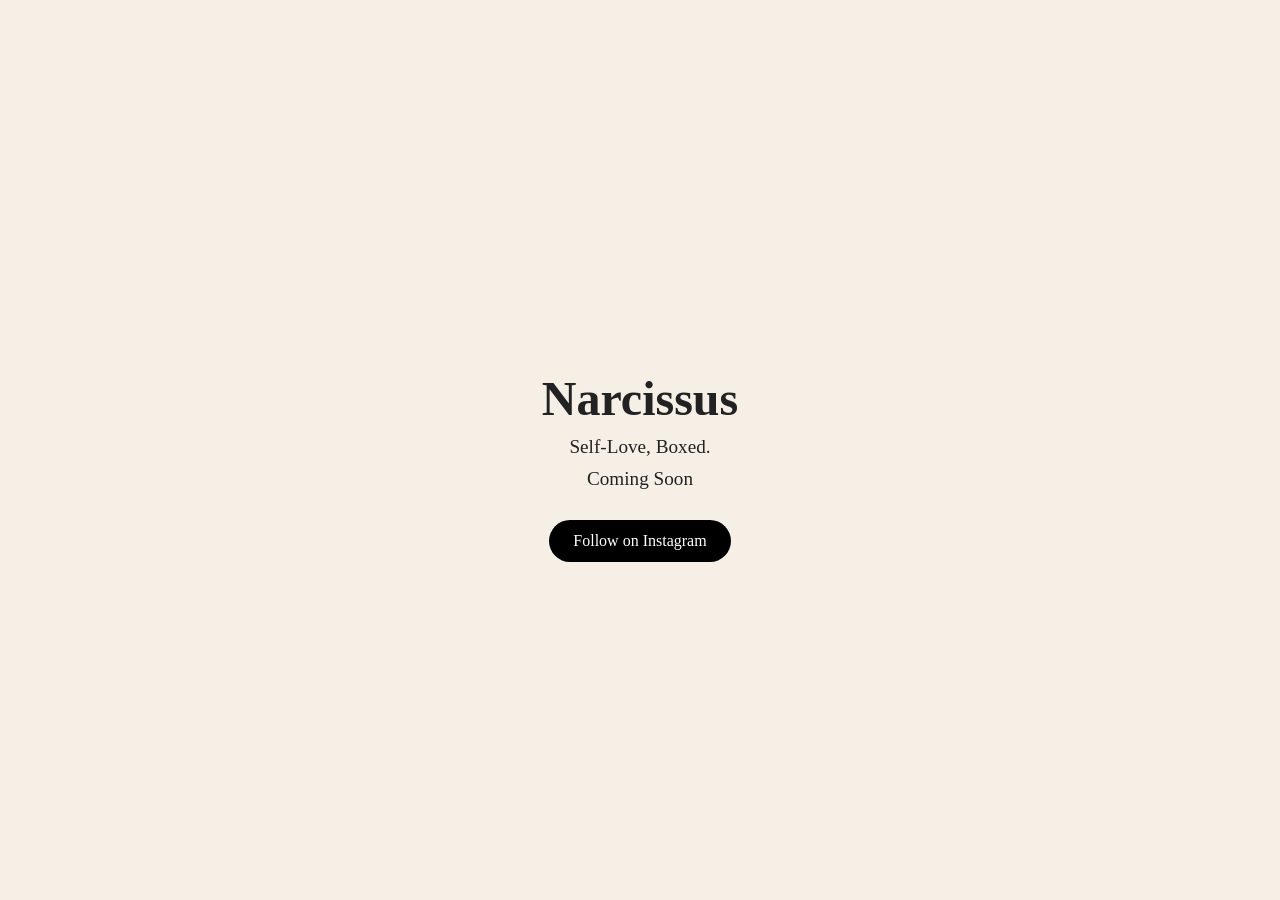
<file: Index.html>
<!DOCTYPE html>
<html>
<head>
<meta charset="UTF-8">
<meta name="viewport" content="width=device-width, initial-scale=1.0">
<title>Narcissus</title>

<style>
body{
margin:0;
font-family:Georgia, serif;
background:#f5efe6;
display:flex;
justify-content:center;
align-items:center;
height:100vh;
text-align:center;
color:#222;
}

.container{
padding:20px;
}

h1{
font-size:3rem;
margin-bottom:10px;
}

p{
font-size:1.2rem;
margin:10px 0;
}

a{
display:inline-block;
margin-top:20px;
padding:12px 24px;
background:black;
color:white;
text-decoration:none;
border-radius:30px;
}
</style>
</head>

<body>

<div class="container">
<h1>Narcissus</h1>

<p>Self-Love, Boxed.</p>

<p>Coming Soon</p>

<a href="https://instagram.com/studionarcissus">
Follow on Instagram
</a>

</div>

</body>
</html>
</file>
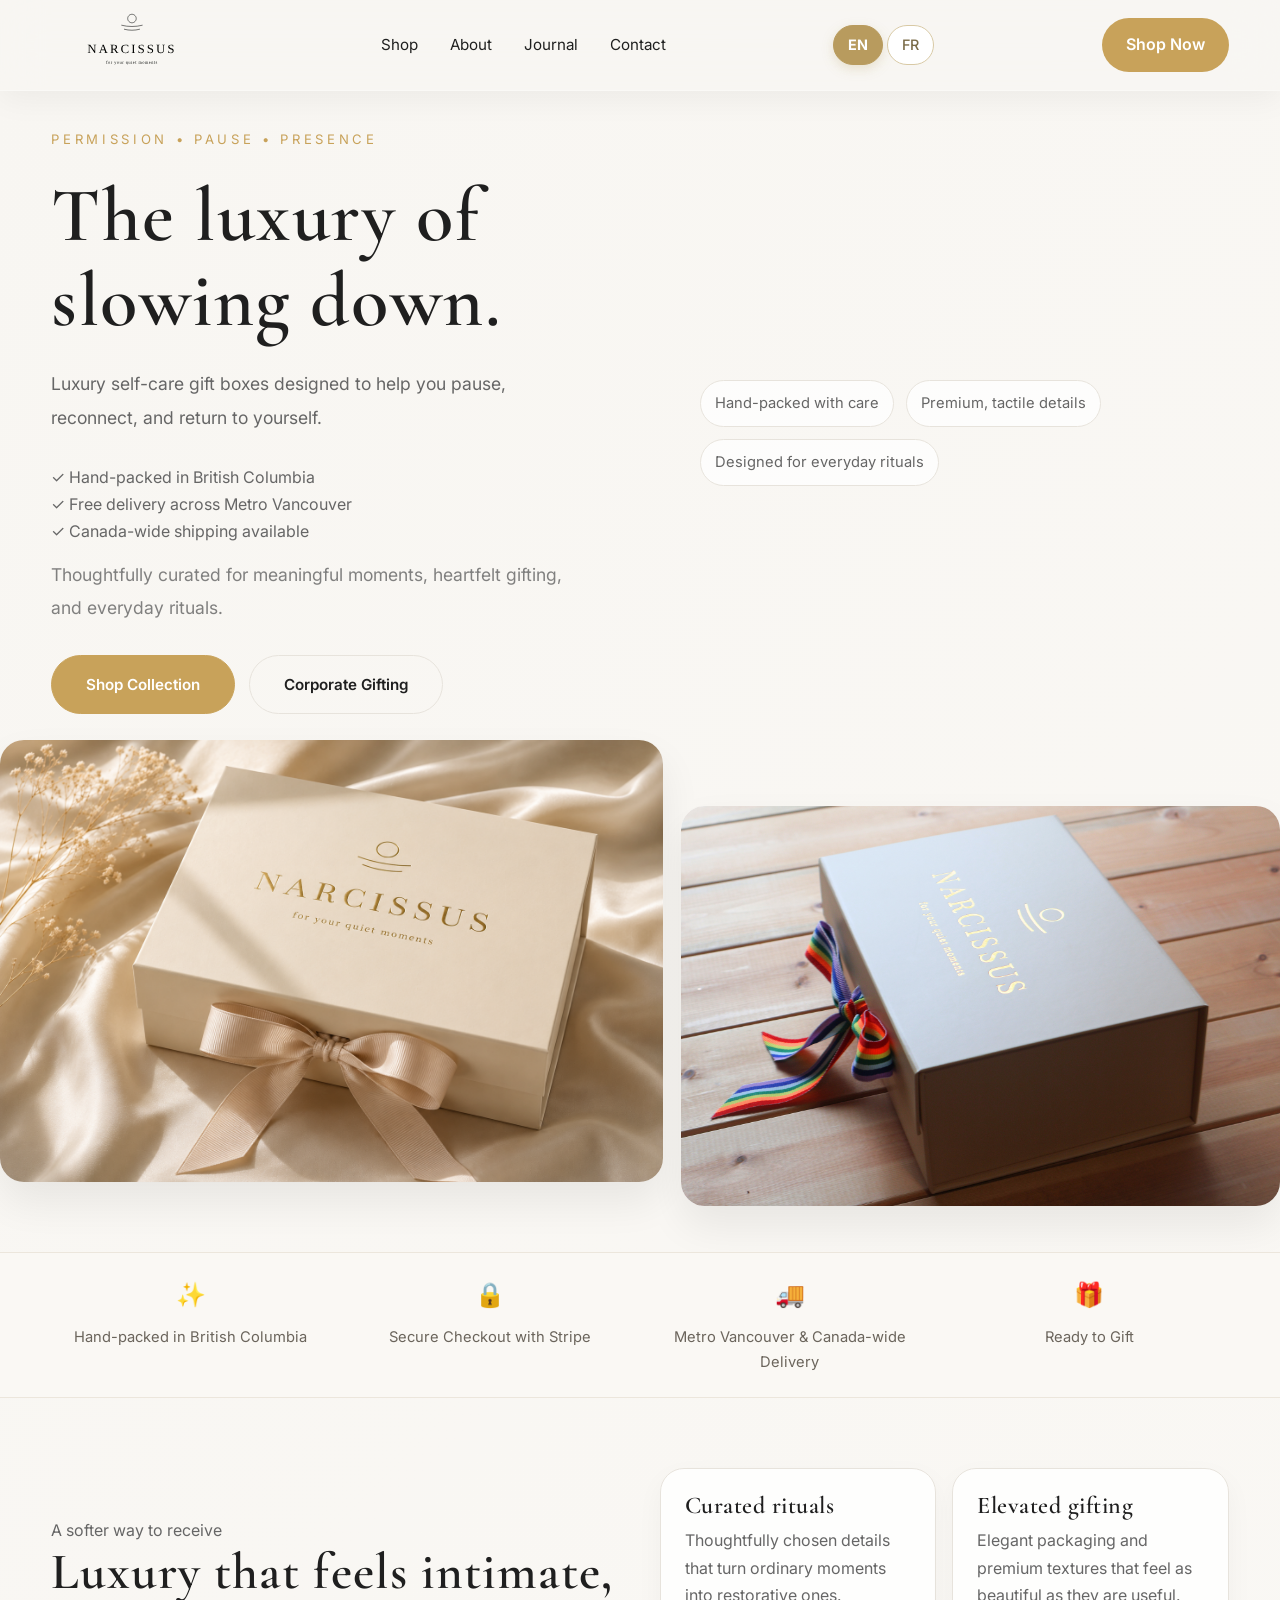
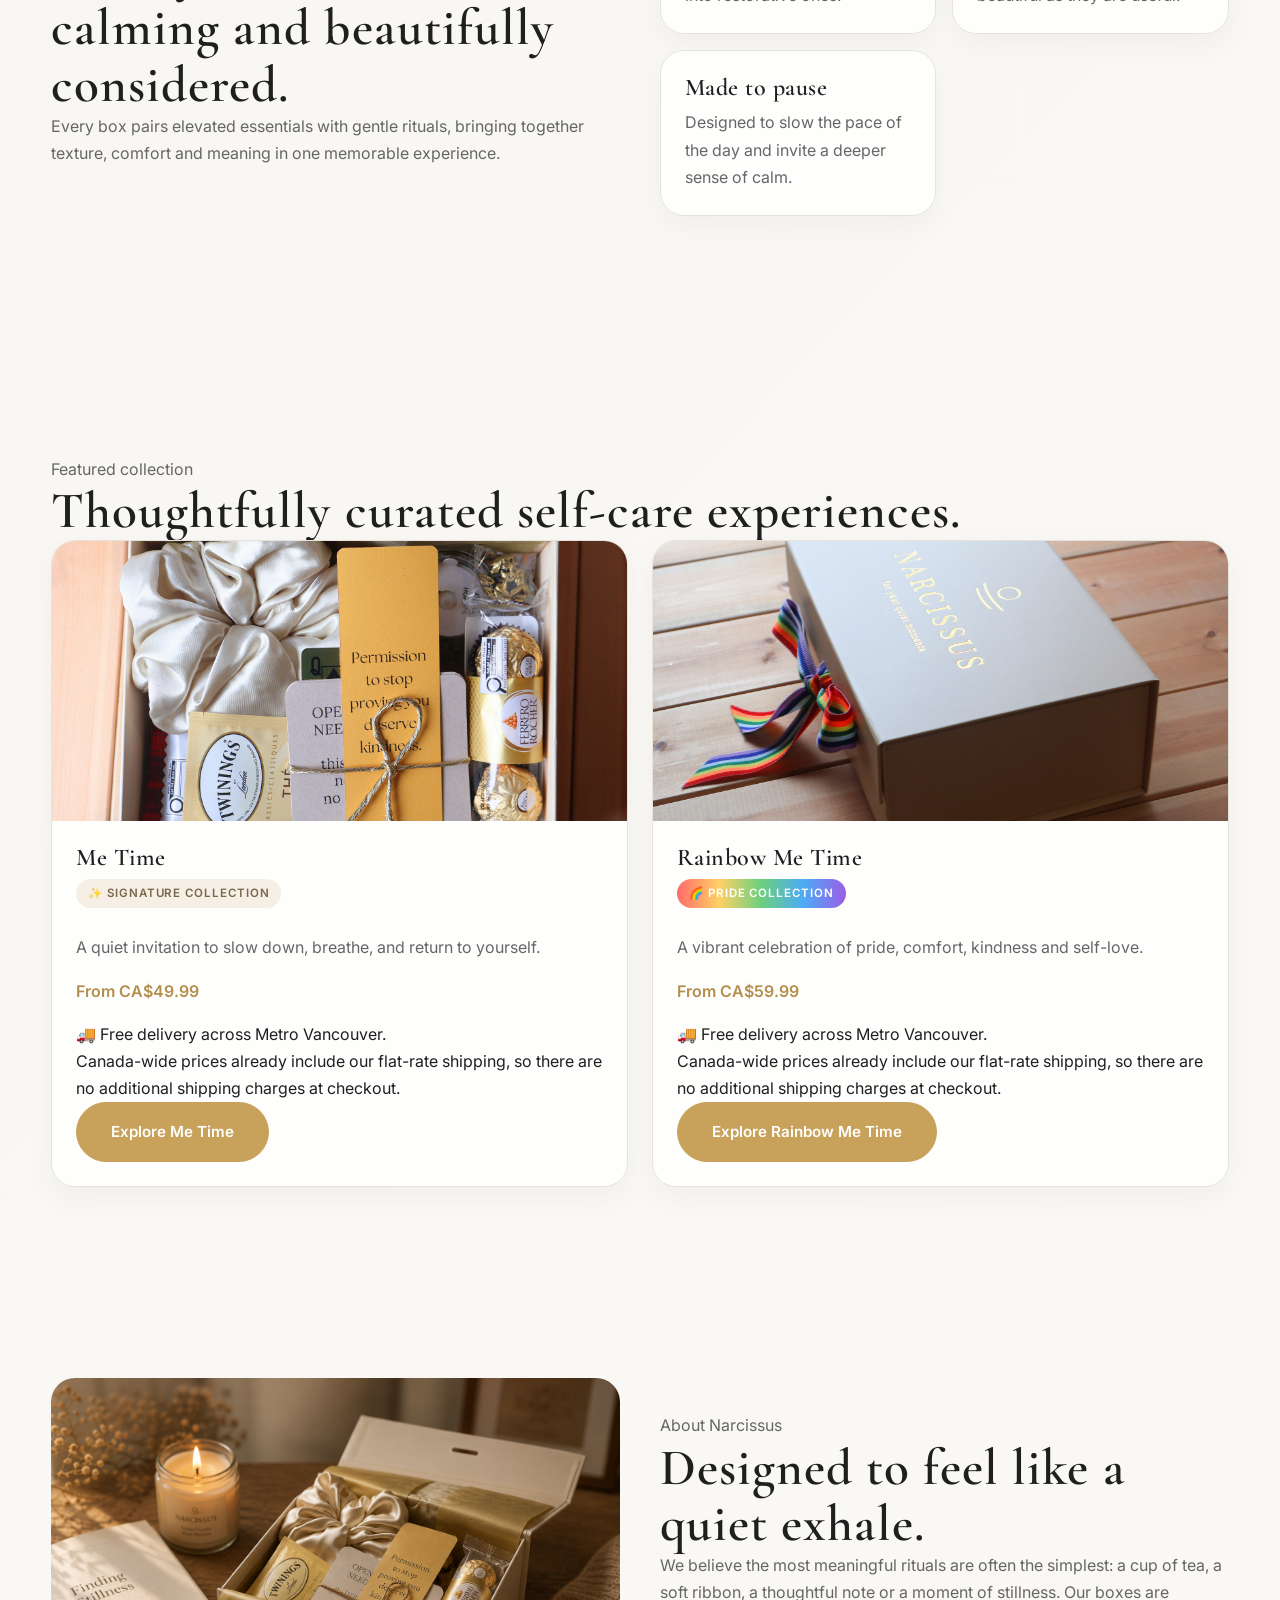
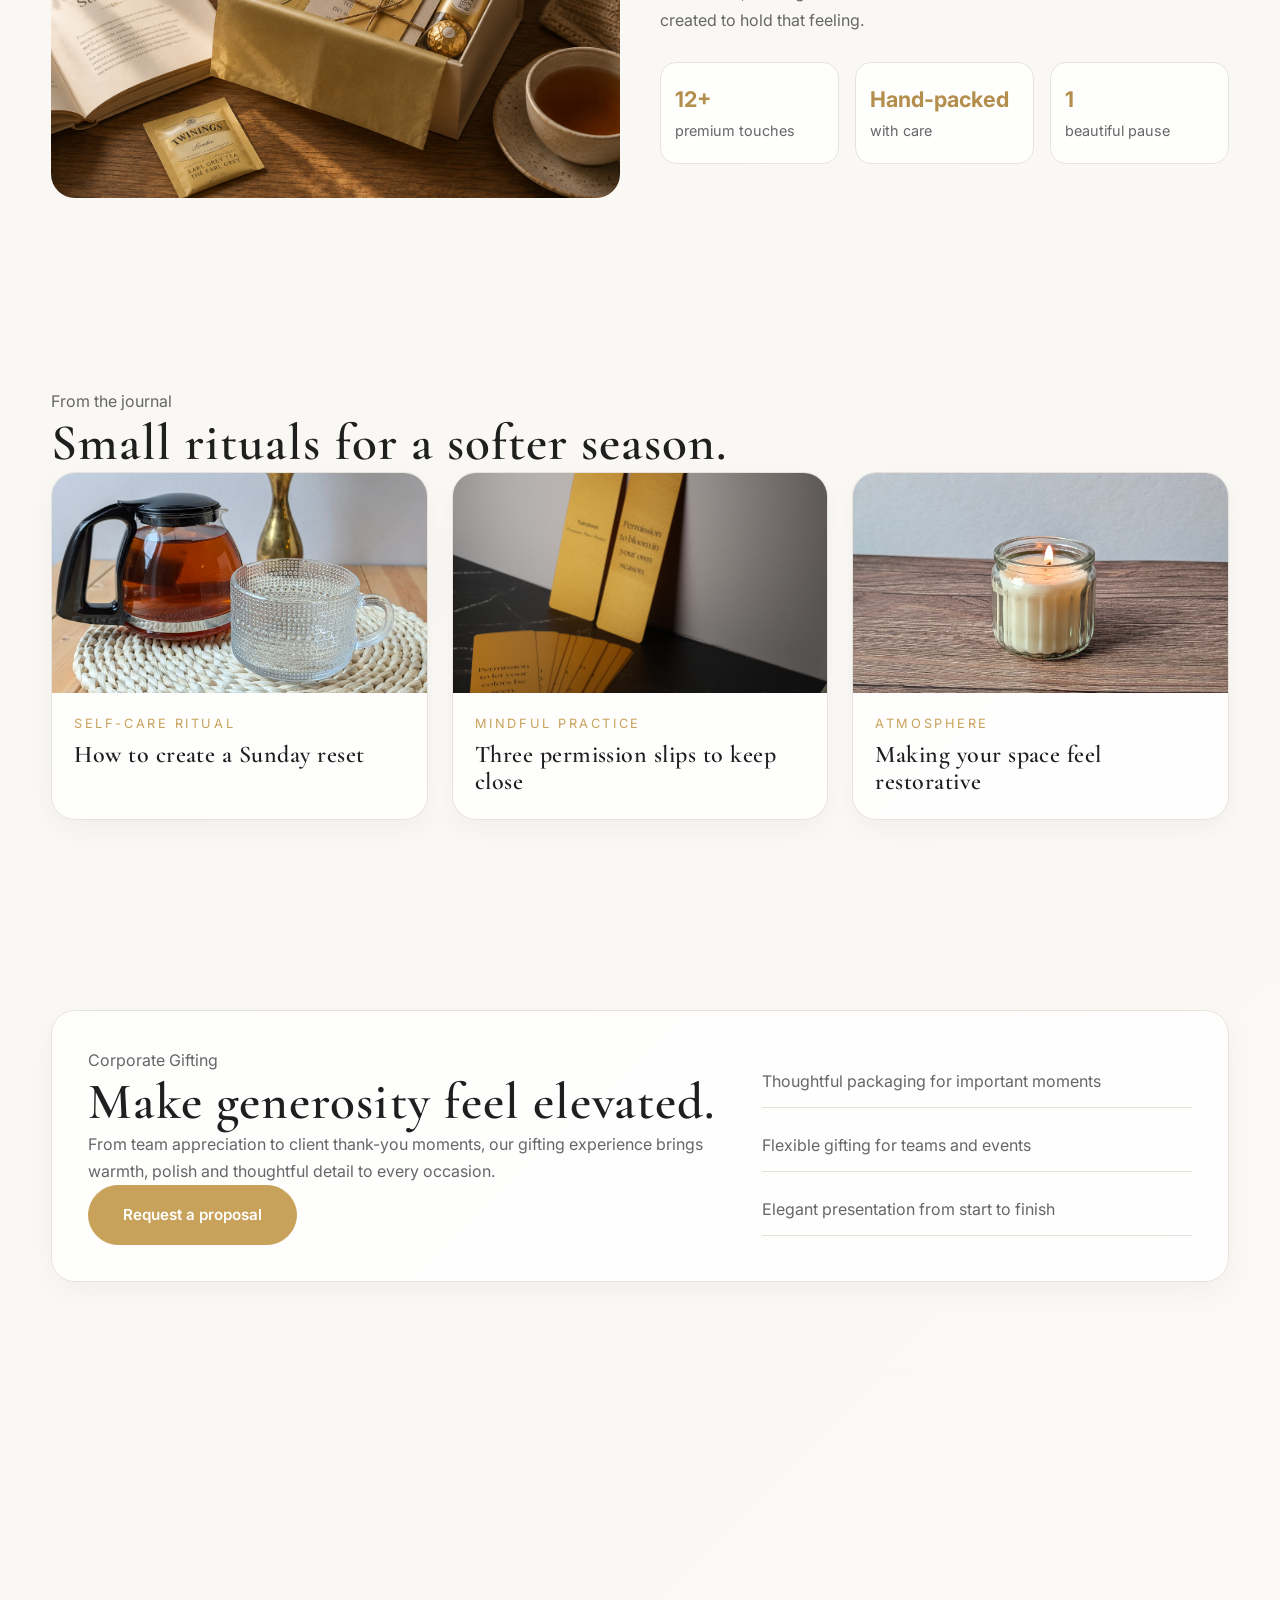
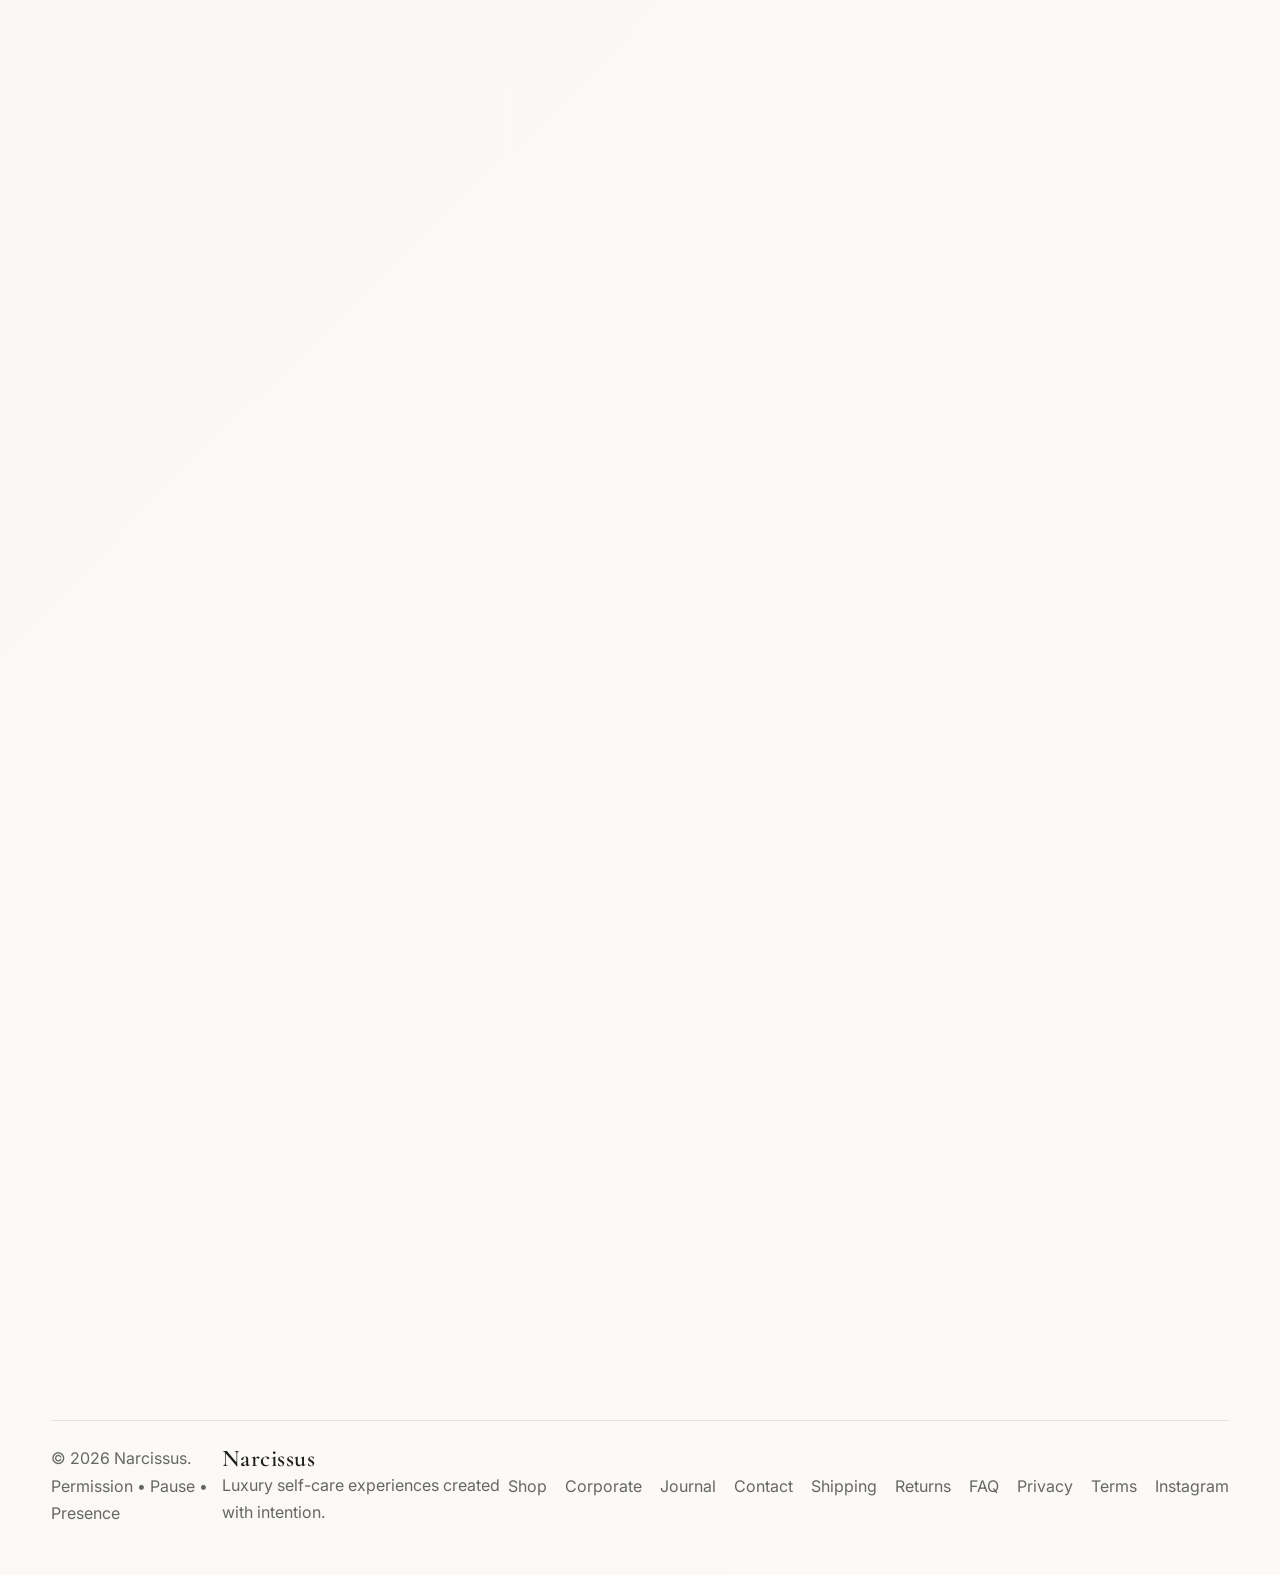
<file: index.html>
<!DOCTYPE html>
<html lang="en">

<head>
    <meta charset="UTF-8">
    <meta name="viewport" content="width=device-width, initial-scale=1.0">
    <title>Narcissus | Luxury self-care, reimagined</title>
    <meta name="description" content="Luxury self-care gift boxes handcrafted in Canada. Thoughtfully curated for meaningful gifting, everyday rituals, and moments of calm.">

    <link rel="preconnect" href="https://fonts.googleapis.com">
    <link rel="preconnect" href="https://fonts.gstatic.com" crossorigin>
    <link href="https://fonts.googleapis.com/css2?family=Cormorant+Garamond:wght@500;600;700&family=Inter:wght@300;400;500;600&display=swap" rel="stylesheet">

    <link rel="stylesheet" href="assets/css/style.css">
    <link rel="stylesheet" href="assets/css/components.css">
    <link rel="stylesheet" href="assets/css/responsive.css">
    <meta property="og:title" content="Narcissus | Luxury Self-Care Gift Boxes">
<meta property="og:description" content="Permission • Pause • Presence">
<meta property="og:image" content="https://narcissus.ca/assets/images/me-time-box-angle.webp">
<meta property="og:url" content="https://narcissus.ca">
<meta property="og:type" content="website">
<meta property="og:site_name" content="Narcissus">
<meta property="og:locale" content="en_CA">
<meta name="twitter:card" content="summary_large_image">
<meta name="twitter:title" content="Narcissus | Luxury Self-Care Gift Boxes">
<meta name="twitter:description" content="Luxury self-care gift boxes handcrafted in Canada.">
<meta name="twitter:image" content="https://narcissus.ca/assets/images/me-time-box-angle.webp">
<meta name="theme-color" content="#E7D7B1">
<meta name="robots" content="index, follow">

<link rel="icon" href="assets/images/logo.svg">
<link rel="apple-touch-icon" href="assets/images/logo.svg">
<link rel="canonical" href="https://narcissus.ca/">
<script type="application/ld+json">
{
  "@context":"https://schema.org",
  "@type":"Organization",
  "name":"Narcissus",
  "url":"https://narcissus.ca",
  "logo":"https://narcissus.ca/assets/images/logo.svg",
  "email":"hello@narcissus.ca",
  "telephone":"+12365016919",
  "sameAs":[
    "https://www.instagram.com/studionarcissus/"
  ],
  "address":{
    "@type":"PostalAddress",
    "addressLocality":"Burnaby",
    "addressRegion":"BC",
    "addressCountry":"CA"
  }
}
</script>
<script type="application/ld+json">
{
 "@context":"https://schema.org",
 "@type":"WebSite",
 "name":"Narcissus",
 "url":"https://narcissus.ca"
}
</script>
<script type="application/ld+json">
{
  "@context":"https://schema.org",
  "@type":"Product",
  "name":"Narcissus Me Time Box",
  "image":"https://narcissus.ca/assets/images/me-time-box-angle.webp",
  "description":"Luxury self-care gift box handcrafted in Canada for meaningful moments of rest and reconnection.",
  "brand":{
    "@type":"Brand",
    "name":"Narcissus"
  },
  "offers":{
    "@type":"Offer",
    "priceCurrency":"CAD",
    "price":"49.99",
    "availability":"https://schema.org/InStock",
    "url":"https://narcissus.ca/collection.html"
  }
}
</script>
<script type="application/ld+json">
{
  "@context":"https://schema.org",
  "@type":"Product",
  "name":"Narcissus Rainbow Me Time Box",
  "image":"https://narcissus.ca/assets/images/rainbow-me-time-box-angle.webp",
  "description":"Luxury Pride-inspired self-care gift box handcrafted in Canada.",
  "brand":{
    "@type":"Brand",
    "name":"Narcissus"
  },
  "offers":{
    "@type":"Offer",
    "priceCurrency":"CAD",
    "price":"59.99",
    "availability":"https://schema.org/InStock",
    "url":"https://narcissus.ca/collection.html"
  }
}
</script>
</head>



<body>
    <header class="site-header">
        <div class="container header-inner">
        <a href="#top" class="logo" aria-label="Narcissus home">
    <img
    src="assets/images/logo.svg"
    alt="Narcissus"
    loading="eager"
    decoding="async">
</a>

            <nav class="main-nav" aria-label="Primary navigation">
                

                <a href="index.html#shop"
   data-i18n="nav_shop">Shop</a>


                <a href="index.html#about" data-i18n="nav_about">About</a>
                <a href="index.html#journal" data-i18n="nav_journal">Journal</a>
                <a href="index.html#contact" data-i18n="nav_contact">Contact</a>
       </nav>

       <div class="language-switcher">
    <button id="lang-en" class="lang-btn" data-lang="en">EN</button>

    <button id="lang-fr" class="lang-btn" data-lang="fr">FR</button>
</div>
        

            <button class="menu-toggle" aria-label="Open Menu">
                <span></span>
                <span></span>
                <span></span>
            </button>
            
          <a href="index.html#shop"
class="header-cta"
data-i18n="cta_shop">
Shop Now
</a>


        </div>
    </header>

    <main id="top">
        <section class="hero reveal">
            <div class="container hero-grid">
                <div class="hero-content">
                    <p class="hero-label" data-i18n="hero_label">
                        Permission • Pause • Presence
                    </p>
                  <h1 data-i18n="hero_title">
                    The luxury of slowing down.
                  </h1>
                    <p class="hero-text" data-i18n="hero_subtitle">
Luxury self-care gift boxes designed to help you pause, reconnect, and return to yourself.
</p>
<p class="hero-note">

<span data-i18n="hero_note1">
✓ Hand-packed in British Columbia
</span><br>

<span data-i18n="hero_note2">
✓ Free delivery across Metro Vancouver
</span><br>

<span data-i18n="hero_note3">
✓ Canada-wide shipping available
</span>

</p>

<p class="hero-text hero-subtext"
   data-i18n="hero_subtext">

Thoughtfully curated for meaningful moments, heartfelt gifting, and everyday rituals.

</p>

                    <div class="hero-buttons">

                   
                        <a href="index.html#shop"
class="button button-primary"
data-i18n="hero_shop">

Shop Collection

</a>
                        

                    <a href="corporate.html"
                    class="button button-secondary"
                    data-i18n="hero_corporate">

                    Corporate Gifting

                    </a>

</div>
                        
                    </div>

                    <ul class="hero-highlights" aria-label="Highlights">
                        <li data-i18n="highlight1">
    Hand-packed with care
</li>
                        <li data-i18n="highlight2">
    Premium, tactile details
</li>
                        <li data-i18n="highlight3">
    Designed for everyday rituals
</li>
                    </ul>
                </div>

                <div class="hero-visual" aria-label="Featured product images">
                    <div class="image-card image-card-large">
                        <img src="assets/images/me-time-box-angle.webp" alt="Narcissus Me Time box in a warm portrait view">
                    </div>
                    <div class="image-card image-card-small">
                        <img src="assets/images/rainbow-packaging.webp" alt="Rainbow Me Time box opened to reveal premium contents">
                    </div>
                </div>
            </div>
        </section>
<section class="trust-bar reveal">
    <div class="container trust-grid">

        <div class="trust-item">
            <span>✨</span>
            <p data-i18n="trust1">
Hand-packed in British Columbia
</p>
        </div>

        <div class="trust-item">
            <span>🔒</span>
            <p data-i18n="trust2">
Secure Checkout with Stripe
</p>
        </div>

        <div class="trust-item">
            <span>🚚</span>
            <p data-i18n="trust3">
Metro Vancouver & Canada-wide Delivery
</p>
        </div>

        <div class="trust-item">
            <span>🎁</span>
            <p data-i18n="trust4">
Ready to Gift
</p>
        </div>

    </div>
</section>
        <section class="section intro-panel reveal">
            <div class="container intro-grid">
                <div class="intro-copy">
                    <p class="section-label" data-i18n="intro_label">
A softer way to receive
</p>
                    <h2 data-i18n="intro_title">
Luxury that feels intimate, calming and beautifully considered.
</h2>
                    <p data-i18n="intro_text">
Every box pairs elevated essentials with gentle rituals, bringing together texture,
comfort and meaning in one memorable experience.
</p>
                </div>

                <div class="info-grid">
                    <article class="info-card">
                        <h3 data-i18n="card1_title">
Curated rituals
</h3>
                        <p data-i18n="card1_text">
Thoughtfully chosen details that turn ordinary moments into restorative ones.
</p>
                    </article>
                    <article class="info-card">
                        <h3 data-i18n="card2_title">
Elevated gifting
</h3>
                        <p data-i18n="card2_text">
Elegant packaging and premium textures that feel as beautiful as they are useful.
</p>
                    </article>
                    <article class="info-card">
                        <h3 data-i18n="card3_title">
Made to pause
</h3>
                        <p data-i18n="card3_text">
Designed to slow the pace of the day and invite a deeper sense of calm.
</p>
                    </article>
                </div>
            </div>
        </section>

       <section id="shop" class="section featured-products reveal">
            <div class="container">
                <div class="section-intro">
                    <p class="section-label" data-i18n="featured_label">
Featured collection
</p>
                    <h2 data-i18n="featured_title">
Thoughtfully curated self-care experiences.
</h2>
                </div>

                <div class="product-grid">
                    <article class="product-card">
                        <img src="assets/images/me-time-box-open.webp" alt="Me Time gift box opening">
                        <div class="product-card-body">
                            <h3>Me Time</h3>
<span class="product-badge" data-i18n="me_badge">
✨ Signature Collection
</span>
<p data-i18n="me_description">
A quiet invitation to slow down, breathe, and return to yourself.
</p>

<span class="price" data-i18n="price_from49">
From CA$49.99
</span>


<div class="shipping-note"
     data-i18n="shipping_note">

🚚 Free delivery across Metro Vancouver.<br>
Canada-wide prices already include our flat-rate shipping, so there are no additional shipping charges at checkout.

</div>

<a href="me-time-box.html"
   class="button button-primary">
    <span data-i18n="explore_me_time">Explore Me Time</span>
</a>




                        </div>
                    </article>

                    <article class="product-card">
                        <img src="assets/images/rainbow-packaging.webp" alt="Rainbow Me Time gift box opening">
                        <div class="product-card-body">
                            <h3>Rainbow Me Time</h3>
<span class="product-badge rainbow"
      data-i18n="rainbow_badge">
🌈 Pride Collection
</span>
<p data-i18n="rainbow_description">
A vibrant celebration of pride, comfort, kindness and self-love.
</p>

<span class="price" data-i18n="price_from59">
From CA$59.99
</span>
<div class="shipping-note"
     data-i18n="shipping_note">

🚚 Free delivery across Metro Vancouver.<br>
Canada-wide prices already include our flat-rate shipping, so there are no additional shipping charges at checkout.

</div>


<a href="rainbow-me-time-box.html"
   class="button button-primary">
    <span data-i18n="explore_rainbow">Explore Rainbow Me Time</span>
</a>





                        </div>
                    </article>
                </div>
            </div>
        </section>

        <section id="about" class="section about-section reveal">
            <div class="container about-grid">
                <div class="about-media">
                    <img src="assets/images/me-time-lifestyle.webp" alt="Lifestyle scene featuring a self-care moment">
                </div>

                <div class="about-copy">
                    <p class="section-label" data-i18n="about_label">
    About Narcissus
</p>

<h2 data-i18n="about_title">
    Designed to feel like a quiet exhale.
</h2>

<p data-i18n="about_text">
    We believe the most meaningful rituals are often the simplest: a cup of tea, a soft ribbon,
    a thoughtful note or a moment of stillness. Our boxes are created to hold that feeling.
</p>

<div class="stats">

    <div>
        <strong>12+</strong>
        <span data-i18n="about_stat1">premium touches</span>
    </div>

    <div>
        <strong data-i18n="about_stat2_title">
            Hand-packed
        </strong>

        <span data-i18n="about_stat2">
            with care
        </span>
    </div>

    <div>
        <strong>1</strong>

        <span data-i18n="about_stat3">
            beautiful pause
        </span>
    </div>

</div>
                    </div>
                </div>
            </div>
        </section>

        <section id="journal" class="section journal-section reveal">
            <div class="container">
                <div class="section-intro">
                    <p class="section-label" data-i18n="journal_label">From the journal</p>
                    <h2 data-i18n="journal_title">Small rituals for a softer season.</h2>
                </div>

                <div class="journal-grid">
                    <article class="journal-card">
                        <img src="assets/images/tea-ritual.webp" alt="Tea ritual with a candle and teacup">
                        <div class="journal-card-body">
                            <p class="journal-meta" data-i18n="journal_meta1">Self-care ritual</p>
                            <h3 data-i18n="journal_card1">How to create a Sunday reset</h3>
                        </div>
                    </article>
                    <article class="journal-card">
                        <img src="assets/images/permission-slips.webp" alt="Permission slips and notes in a calm setting">
                        <div class="journal-card-body">
                            <p class="journal-meta" data-i18n="journal_meta2">Mindful practice</p>
                            <h3 data-i18n="journal_card2">Three permission slips to keep close</h3>
                        </div>
                    </article>
                    <article class="journal-card">
                        <img src="assets/images/candle-lit.webp" alt="Candlelit evening atmosphere">
                        <div class="journal-card-body">
                            <p class="journal-meta" data-i18n="journal_meta3">Atmosphere</p>
                            <h3 data-i18n="journal_card3">Making your space feel restorative</h3>
                        </div>
                    </article>
                </div>
            </div>
        </section>

        <section id="corporate" class="section corporate-section reveal">
            <div class="container corporate-card">
                <div>
                   <p class="section-label" data-i18n="corporate_label">
    Corporate Gifting
</p>

<h2 data-i18n="corporate_title">
    Make generosity feel elevated.
</h2>

<p data-i18n="corporate_text">
    From team appreciation to client thank-you moments, our gifting experience brings warmth,
    polish and thoughtful detail to every occasion.
</p>

<a href="#contact"
   class="button button-primary"
   data-i18n="corporate_button">
    Request a proposal
</a>
                </div>

                <ul class="corporate-list">
    <li data-i18n="corporate_item1">
        Thoughtful packaging for important moments
    </li>

    <li data-i18n="corporate_item2">
        Flexible gifting for teams and events
    </li>

    <li data-i18n="corporate_item3">
        Elegant presentation from start to finish
    </li>
</ul>
            </div>
        </section>
        <section id="faq" class="section faq-section reveal">
    <div class="container">

        <div class="section-intro">
    <p class="section-label" data-i18n="faq_title">
        Frequently Asked Questions
    </p>

    <h2 data-i18n="faq_subtitle">
        Everything you need to know.
    </h2>
</div>

        <div class="faq-list">

            <details>
                <summary data-i18n="faq_q1">Where do you ship?</summary>
                <p>We currently deliver across Canada, with complimentary delivery throughout Metro Vancouver.</p>
            </details>

            <details>
                <summary data-i18n="faq_q2">How long does shipping take?</summary>
                <p>Most Metro Vancouver orders arrive within 1–3 business days. Orders across Canada typically arrive within 3–8 business days.</p>
            </details>

            <details>
                <summary data-i18n="faq_q3">Can I send a box as a gift?</summary>
                <p>Absolutely. Every Narcissus box is beautifully packaged and ready for gifting.</p>
            </details>

            <details>
                <summary data-i18n="faq_q4">Do you include pricing inside the package?</summary>
                <p>No. We never include invoices or pricing inside gift packages.</p>
            </details>

            <details>
                <summary data-i18n="faq_q5">How can I contact you?</summary>
                <p>You can reach us anytime at hello@narcissus.ca.</p>
            </details>

        </div>

    </div>
</section>

        <section id="contact" class="section cta-section reveal">
            <div class="container cta-card">
                <p class="section-label" data-i18n="contact_label">Stay close</p>
                <h2 data-i18n="contact_title">Bring more softness to your next moment.</h2>
                <p data-i18n="contact_text">Reach out for collections, gifting, or a beautifully tailored experience.</p>
                <div class="contact-info">

    <p><strong data-i18n="contact_email">Email</strong><br>
    <a href="mailto:hello@narcissus.ca">hello@narcissus.ca</a></p>

    <p><strong data-i18n="contact_phone">Phone</strong><br>
    <a href="tel:+12365016919">+1 (236) 501-6919</a></p>

    <p><strong data-i18n="contact_instagram">Instagram</strong><br>
    <a href="https://instagram.com/studionarcissus" target="_blank">@studionarcissus</a></p>

    <p><strong data-i18n="contact_location">Location</strong><br>
    <span data-i18n="contact_city">Burnaby, BC, Canada</span></p>

</div>
                <div class="hero-buttons">
                    <a href="mailto:hello@narcissus.ca" class="button button-primary">hello@narcissus.ca</a>
                    <a href="#top" class="button button-secondary"><span data-i18n="back_top">Back to top</span></a>
                </div>
            </div>
        </section>
    </main>

    <footer class="site-footer">
        <div class="container footer-inner">
            <p>
© <span id="year"></span> Narcissus.<br>
Permission • Pause • Presence
</p>
<div class="footer-brand">
    <h3>Narcissus</h3>

    <p data-i18n="footer_text">
        Luxury self-care gift boxes designed to help you slow down,
        reconnect, and return to yourself.
    </p>
</div>
            <div class="footer-links">
       <a href="index.html#shop" data-i18n="nav_shop">Shop</a>

<a href="corporate.html" data-i18n="footer_corporate">Corporate Gifting</a>

<a href="journal.html" data-i18n="footer_journal">Journal</a>

<a href="contact.html" data-i18n="footer_contact">Contact</a>

<a href="shipping.html" data-i18n="footer_shipping">Shipping</a>

<a href="returns.html" data-i18n="footer_returns">Returns</a>

<a href="faq.html" data-i18n="footer_faq">FAQ</a>

<a href="privacy.html" data-i18n="footer_privacy">Privacy</a>

<a href="terms.html" data-i18n="footer_terms">Terms</a>

<a href="https://www.instagram.com/studionarcissus/"
   target="_blank"
   rel="noopener noreferrer"
   data-i18n="footer_instagram">
    Instagram
</a>

            </div>
        </div>
    </footer>

    <script src="assets/js/app.js"></script>

    <script src="assets/js/language.js?v=5"></script>

</body>



</body>
</html>
</file>
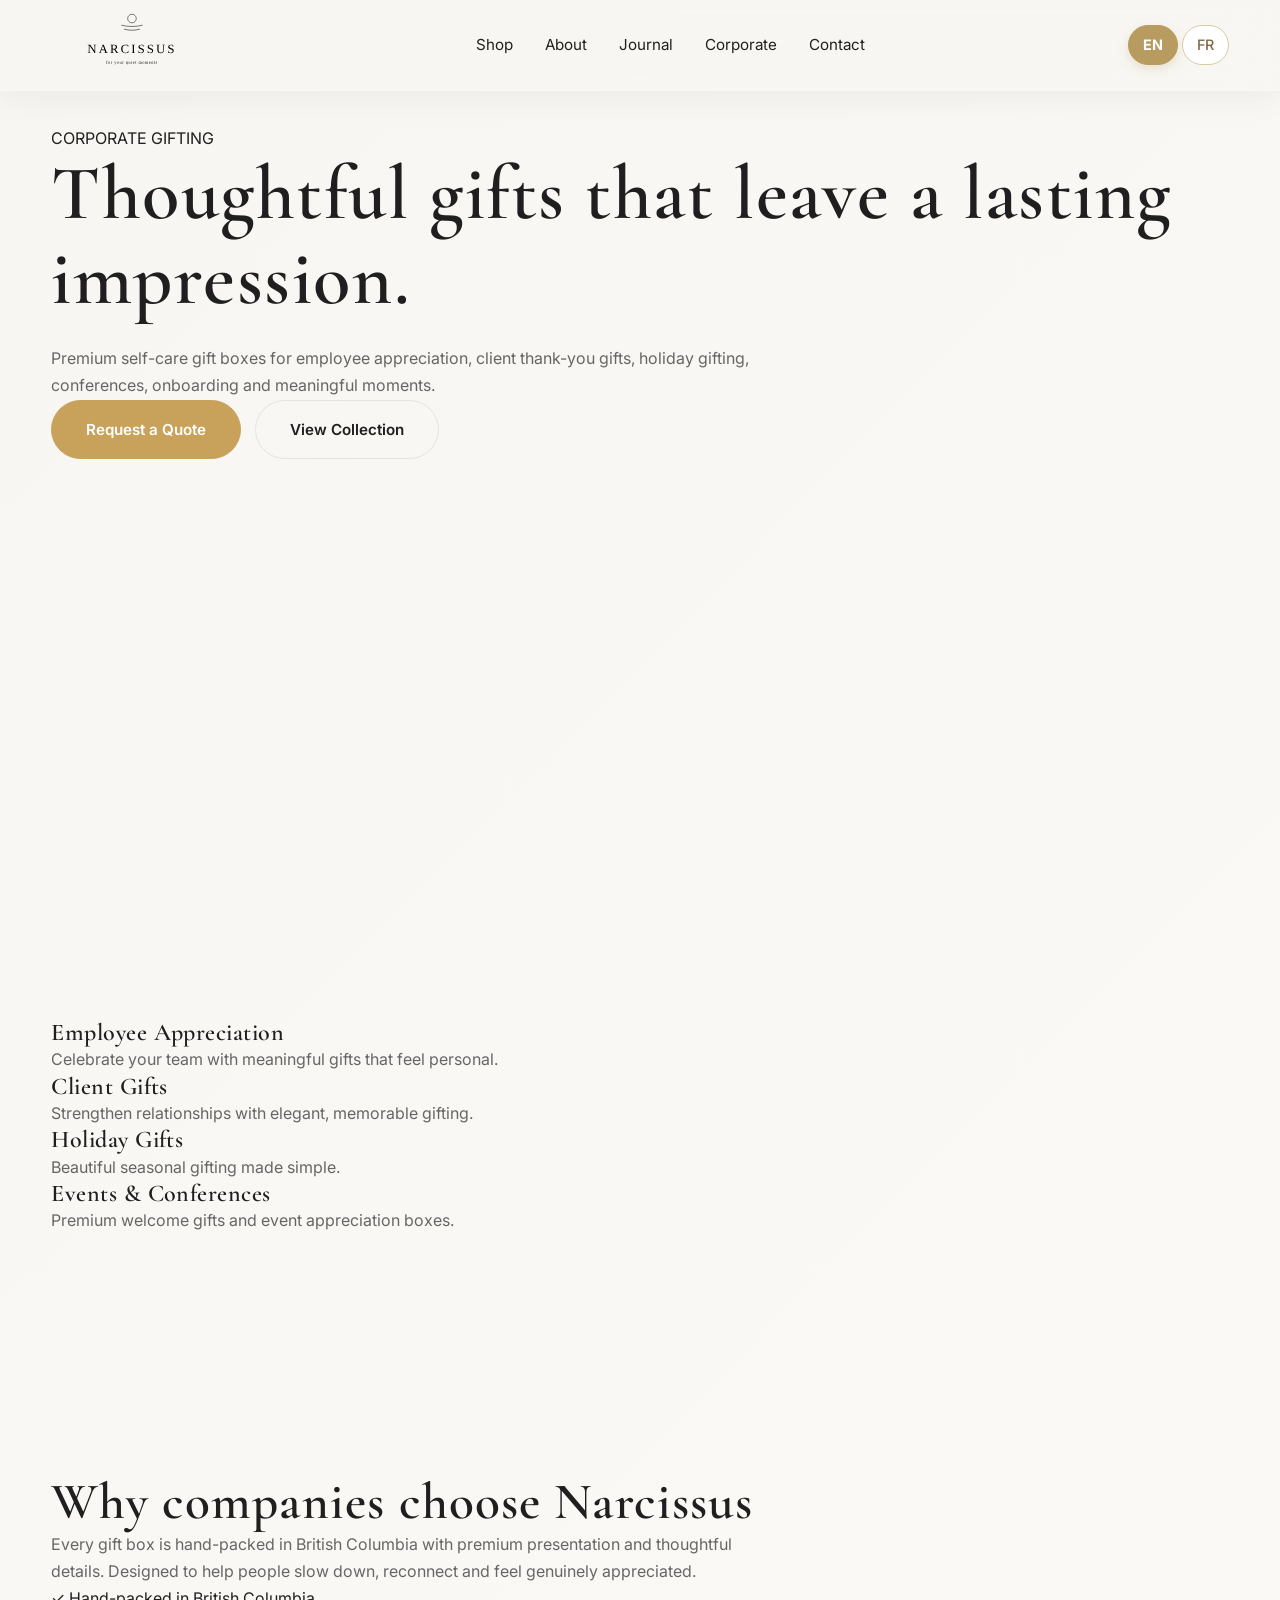
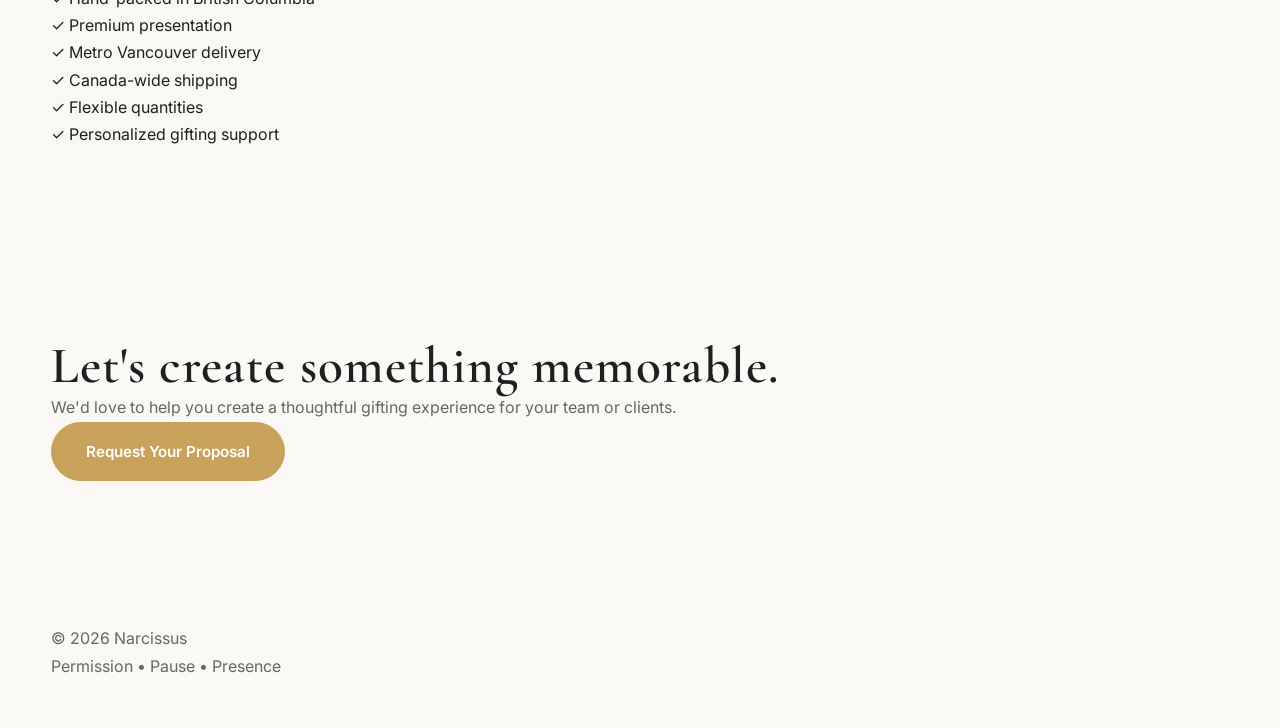
<file: corporate.html>
<!DOCTYPE html>
<html lang="en">

<head>
    <meta charset="UTF-8">
    <meta name="viewport" content="width=device-width, initial-scale=1.0">
    <title>Corporate Gifting | Narcissus</title>
    <meta name="description" content="Luxury self-care gift boxes designed to help you slow down, reconnect, and return to yourself.">

    <link rel="preconnect" href="https://fonts.googleapis.com">
    <link rel="preconnect" href="https://fonts.gstatic.com" crossorigin>
    <link href="https://fonts.googleapis.com/css2?family=Cormorant+Garamond:wght@500;600;700&family=Inter:wght@300;400;500;600&display=swap" rel="stylesheet">

    <link rel="stylesheet" href="assets/css/style.css">
    <link rel="stylesheet" href="assets/css/components.css">
    <link rel="stylesheet" href="assets/css/responsive.css">
    <meta property="og:title" content="Narcissus | Luxury Self-Care Gift Boxes">
<meta property="og:description" content="Permission • Pause • Presence">
<meta property="og:image" content="https://narcissus.ca/assets/images/me-time-box-angle.webp">
<meta property="og:url" content="https://narcissus.ca">
<meta property="og:type" content="website">

<meta name="theme-color" content="#E7D7B1">

<link rel="icon" href="assets/images/logo.svg">
<link rel="apple-touch-icon" href="assets/images/logo.svg">
</head>

<body>
<header class="site-header">

    <div class="container header-inner">

        <a href="index.html" class="logo">
            <img src="assets/images/logo.svg" alt="Narcissus">
        </a>

       <nav class="main-nav">

    <a href="index.html#shop" data-i18n="nav_shop">Shop</a>

    <a href="index.html#about" data-i18n="nav_about">About</a>

    <a href="index.html#journal" data-i18n="nav_journal">Journal</a>

    <a href="corporate.html" class="active" data-i18n="nav_corporate">Corporate</a>

    <a href="index.html#contact" data-i18n="nav_contact">Contact</a>

</nav>

        <div class="language-switcher">
    <button id="lang-en" class="lang-btn" data-lang="en">EN</button>

    <button id="lang-fr" class="lang-btn" data-lang="fr">FR</button>
</div>

    </div>

</header>

<section class="hero corporate-hero">

    <div class="container">

        <span class="eyebrow" data-i18n="corp_label">
    CORPORATE GIFTING
</span>

        <h1 data-i18n="corp_title">
    Thoughtful gifts that leave a lasting impression.
</h1>

        <p data-i18n="corp_text">

    Premium self-care gift boxes for employee appreciation,
    client thank-you gifts, holiday gifting, conferences,
    onboarding and meaningful moments.

</p>

        <div class="hero-buttons">

            <a class="button button-primary" href="#contact" data-i18n="corp_quote">
    Request a Quote
</a>

            <a class="button button-secondary" href="collection.html" data-i18n="corp_collection">
    View Collection
</a>

        </div>

    </div>

</section>

<section class="features">

    <div class="container">

        <div class="feature-card">

            <h3 data-i18n="corp_employee_title">
    Employee Appreciation
</h3>

            <p data-i18n="corp_employee_text">
    Celebrate your team with meaningful gifts that feel personal.
</p>

        </div>

        <div class="feature-card">

            <h3 data-i18n="corp_client_title">
    Client Gifts
</h3>

      <p data-i18n="corp_client_text">
    Strengthen relationships with elegant, memorable gifting.
</p>

        </div>

        <div class="feature-card">

            <h3 data-i18n="corp_holiday_title">Holiday Gifts</h3>

            <p data-i18n="corp_holiday_text">
    Beautiful seasonal gifting made simple.
</p>

        </div>

        <div class="feature-card">

            <h3 data-i18n="corp_events_title">
    Events & Conferences
</h3>

            <p data-i18n="corp_events_text">
    Premium welcome gifts and event appreciation boxes.
</p>

        </div>

    </div>

</section>

<section class="corporate-info">

    <div class="container">

        <h2 data-i18n="corp_why_title">
    Why companies choose Narcissus
</h2>

        <p data-i18n="corp_why_text">

            Every gift box is hand-packed in British Columbia with premium
            presentation and thoughtful details. Designed to help people slow
            down, reconnect and feel genuinely appreciated.

        </p>

        <ul>

            <li data-i18n="corp_li1">✓ Hand-packed in British Columbia</li>
            <li data-i18n="corp_li2">✓ Premium presentation</li>
            <li data-i18n="corp_li3">✓ Metro Vancouver delivery</li>
            <li data-i18n="corp_li4">✓ Canada-wide shipping</li>
            <li data-i18n="corp_li5">✓ Flexible quantities</li>
            <li data-i18n="corp_li6">✓ Personalized gifting support</li>

        </ul>

    </div>

</section>

<section class="cta-section">

    <div class="container">

        <h2 data-i18n="corp_cta_title">
Let's create something memorable.
</h2>

        <p data-i18n="corp_cta_text">

            We'd love to help you create a thoughtful gifting experience
            for your team or clients.

        </p>

        <a href="mailto:hello@narcissus.ca"
class="button button-primary"
data-i18n="corp_cta_button">

Request Your Proposal

</a>

    </div>

</section>

<footer class="site-footer">

    <div class="container">

        <p>

            © 2026 Narcissus

            <br>

            Permission • Pause • Presence

        </p>

    </div>

</footer>
<script src="assets/js/language.js"></script>
<script src="assets/js/app.js"></script>
</body>
</html>
</file>
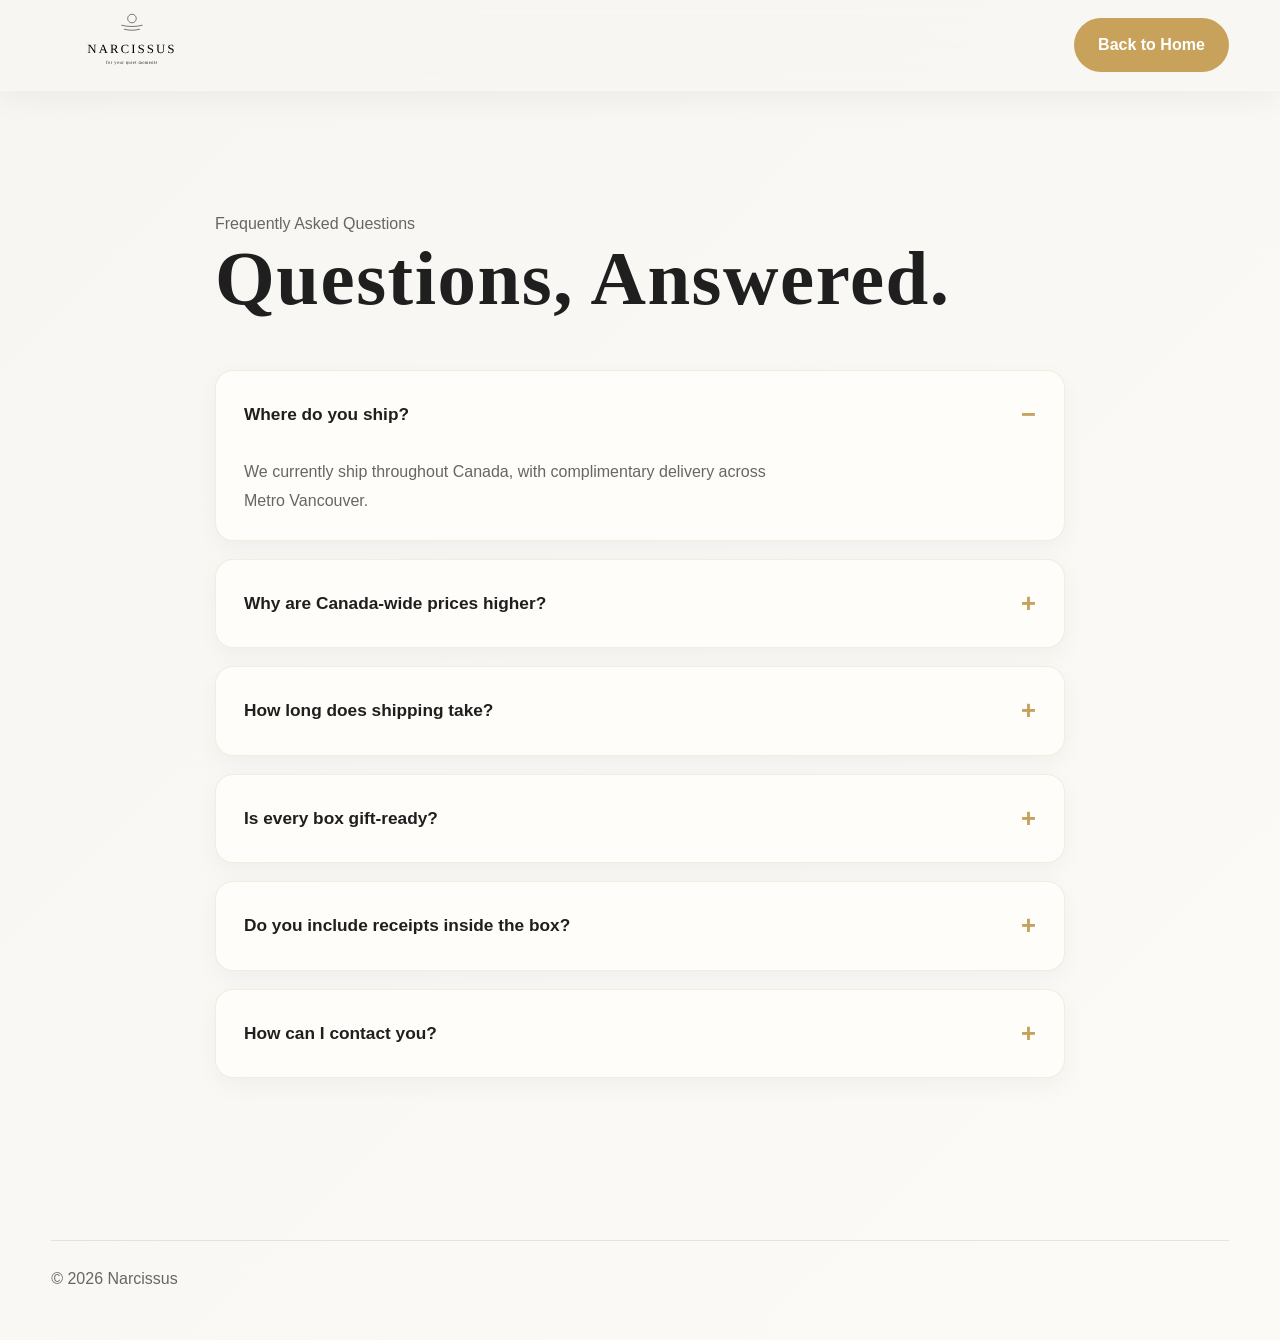
<file: faq.html>
<!DOCTYPE html>
<html lang="en">

<head>
<meta charset="UTF-8">
<meta name="viewport" content="width=device-width, initial-scale=1.0">

<title>Frequently Asked Questions | Narcissus</title>

<link rel="stylesheet" href="assets/css/style.css">
<link rel="stylesheet" href="assets/css/components.css">
<link rel="stylesheet" href="assets/css/responsive.css">

</head>
<script src="assets/js/language.js"></script>
<body>

<header class="site-header">
<div class="container header-inner">

<a href="index.html" class="logo">
<img src="assets/images/logo.svg" alt="Narcissus">
</a>

<a href="index.html" class="header-cta" data-i18n="back_home">
Back to Home
</a>

</div>
</header>

<main>

<section class="section">

<div class="container" style="max-width:850px;">

<p class="section-label" data-i18n="faq_label">
Frequently Asked Questions
</p>

<h1 data-i18n="faq_page_title">
Questions, Answered.
</h1>
<div class="faq-list">
<details open>
<summary data-i18n="faq_q1_page">
Where do you ship?
</summary>
<p data-i18n="faq_a1_page">
We currently ship throughout Canada, with complimentary delivery across Metro Vancouver.
</p>
</details>

<details>
<summary data-i18n="faq_q2_page">
Why are Canada-wide prices higher?
</summary>
<p data-i18n="faq_a2_page">
Orders outside Metro Vancouver include our flat-rate shipping cost in the product price, so you won't see any additional shipping fees during checkout.
</p>
</details>

<details>
<summary data-i18n="faq_q3_page">
How long does shipping take?
</summary>
<p data-i18n="faq_a3_page">
Metro Vancouver deliveries typically arrive within 1–3 business days.
Canada-wide deliveries generally arrive within 3–8 business days.
</p>
</details>

<details>
<summary data-i18n="faq_q4_page">
Is every box gift-ready?
</summary>
<p data-i18n="faq_a4_page">
Yes. Every Narcissus box arrives beautifully packaged and ready to gift.
</p>
</details>

<details>
<summary data-i18n="faq_q5_page">
Do you include receipts inside the box?
</summary>
<p data-i18n="faq_a5_page">
No. Pricing and invoices are never included inside gift packages.
</p>
</details>

<details>
<summary data-i18n="faq_q6_page">
How can I contact you?
</summary>
<p data-i18n="faq_a6_page"></p>
</details>
</div>

</div>

</section>

</main>

<footer class="site-footer">
<div class="container footer-inner">

<p>
© <span id="year"></span> Narcissus
</p>

</div>
</footer>

<script src="assets/js/app.js"></script>

</body>
</html>
</file>
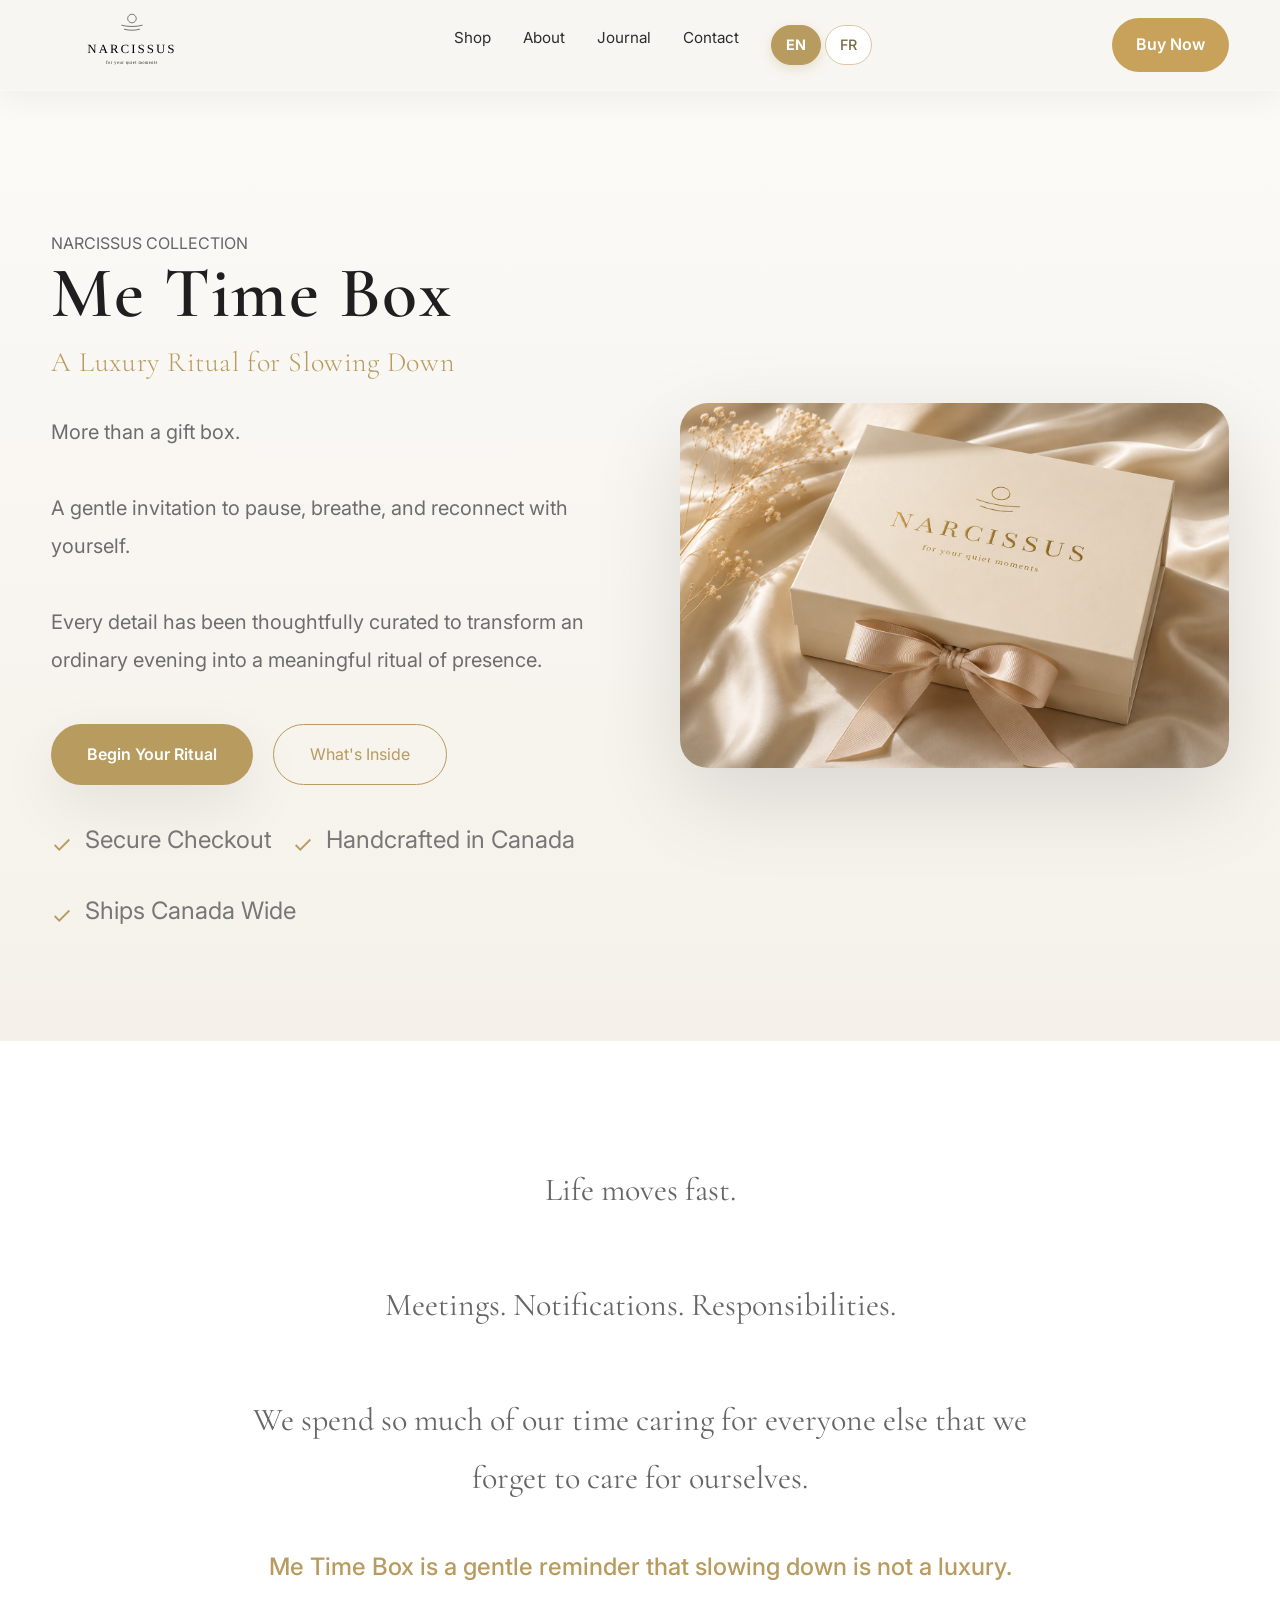
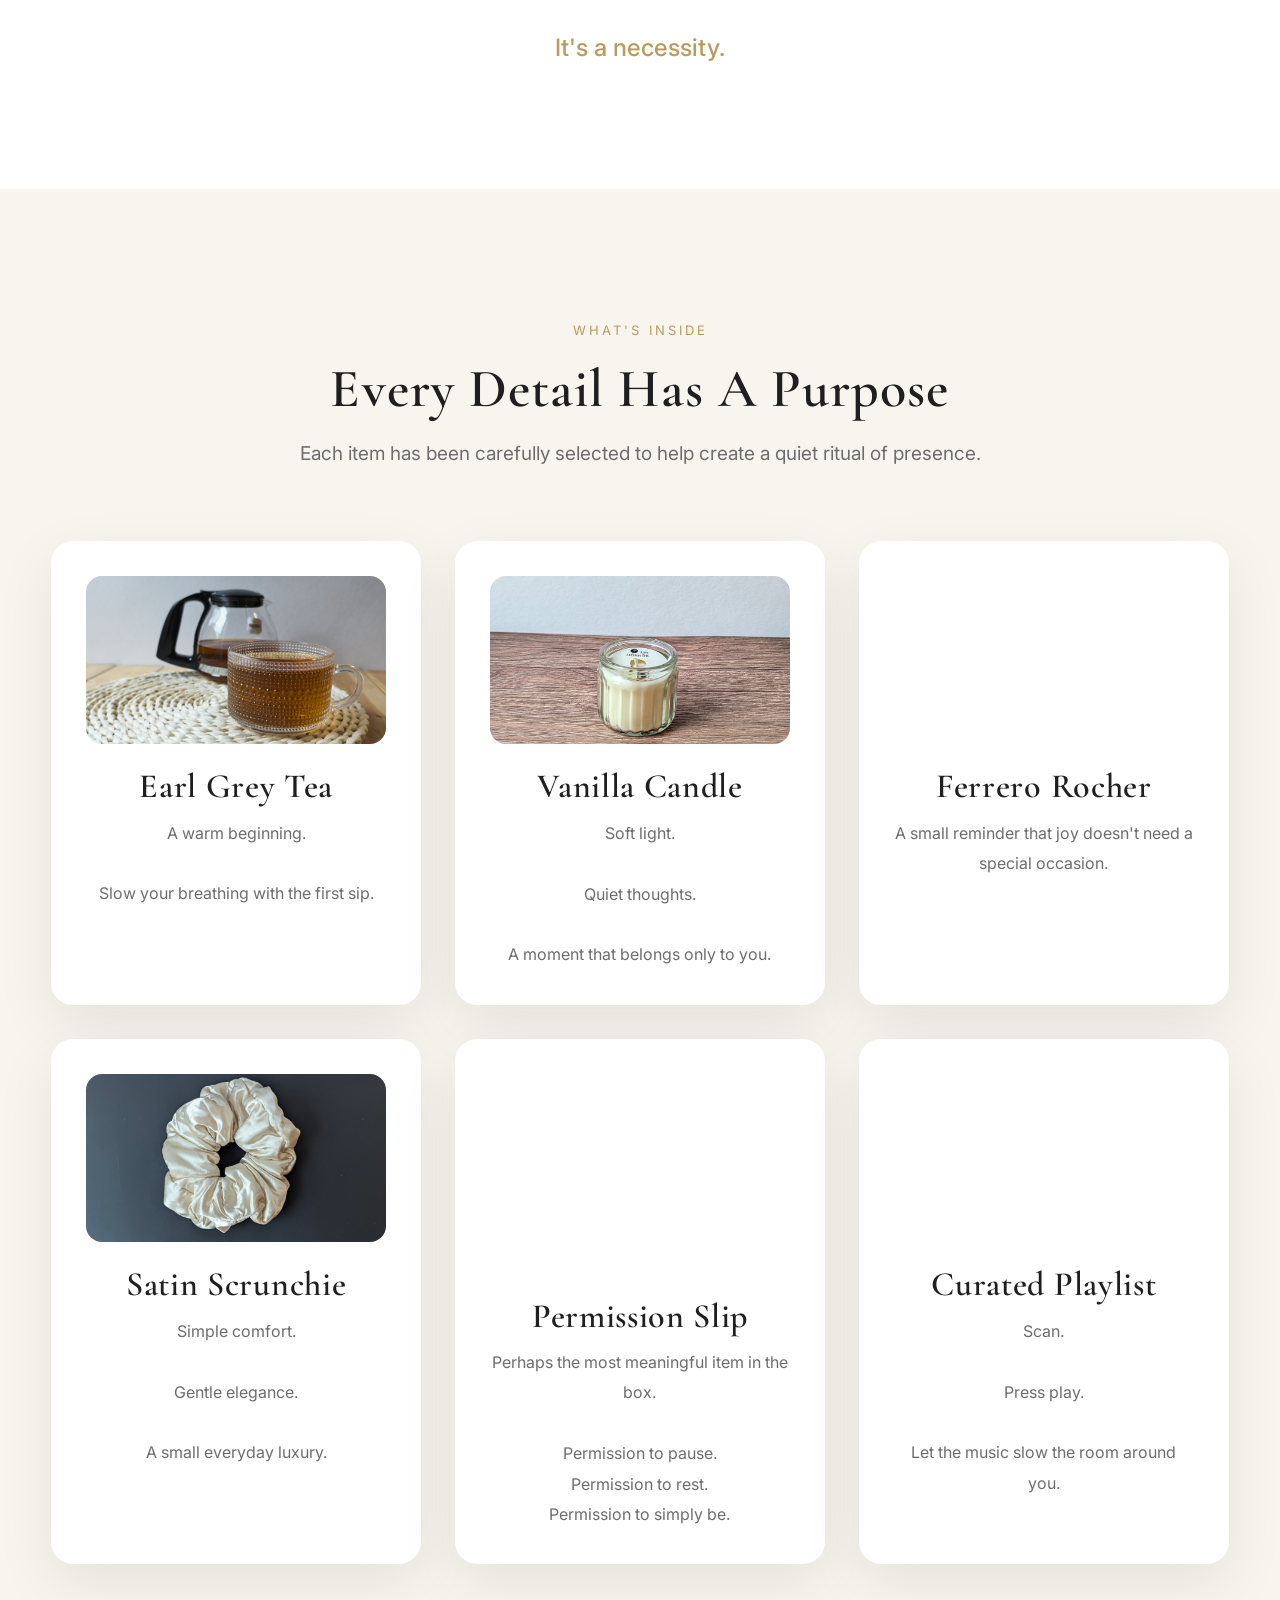
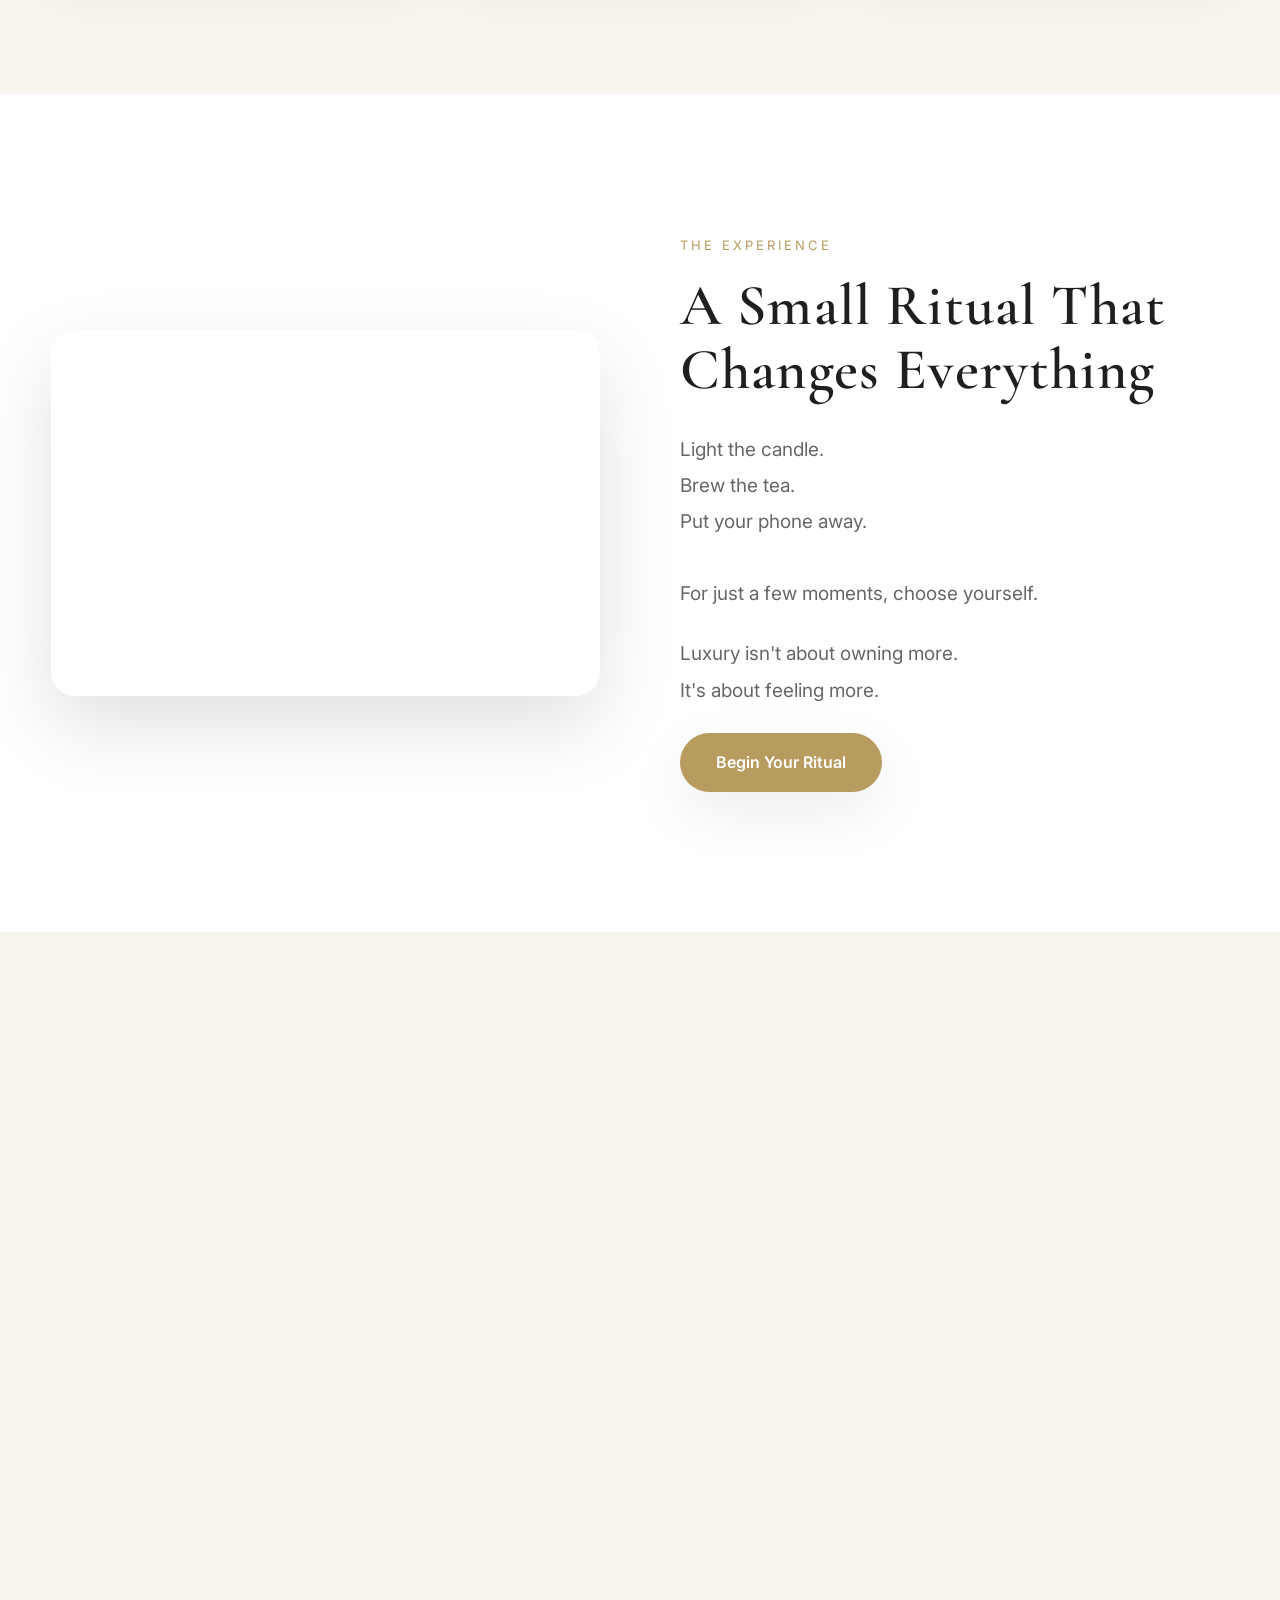
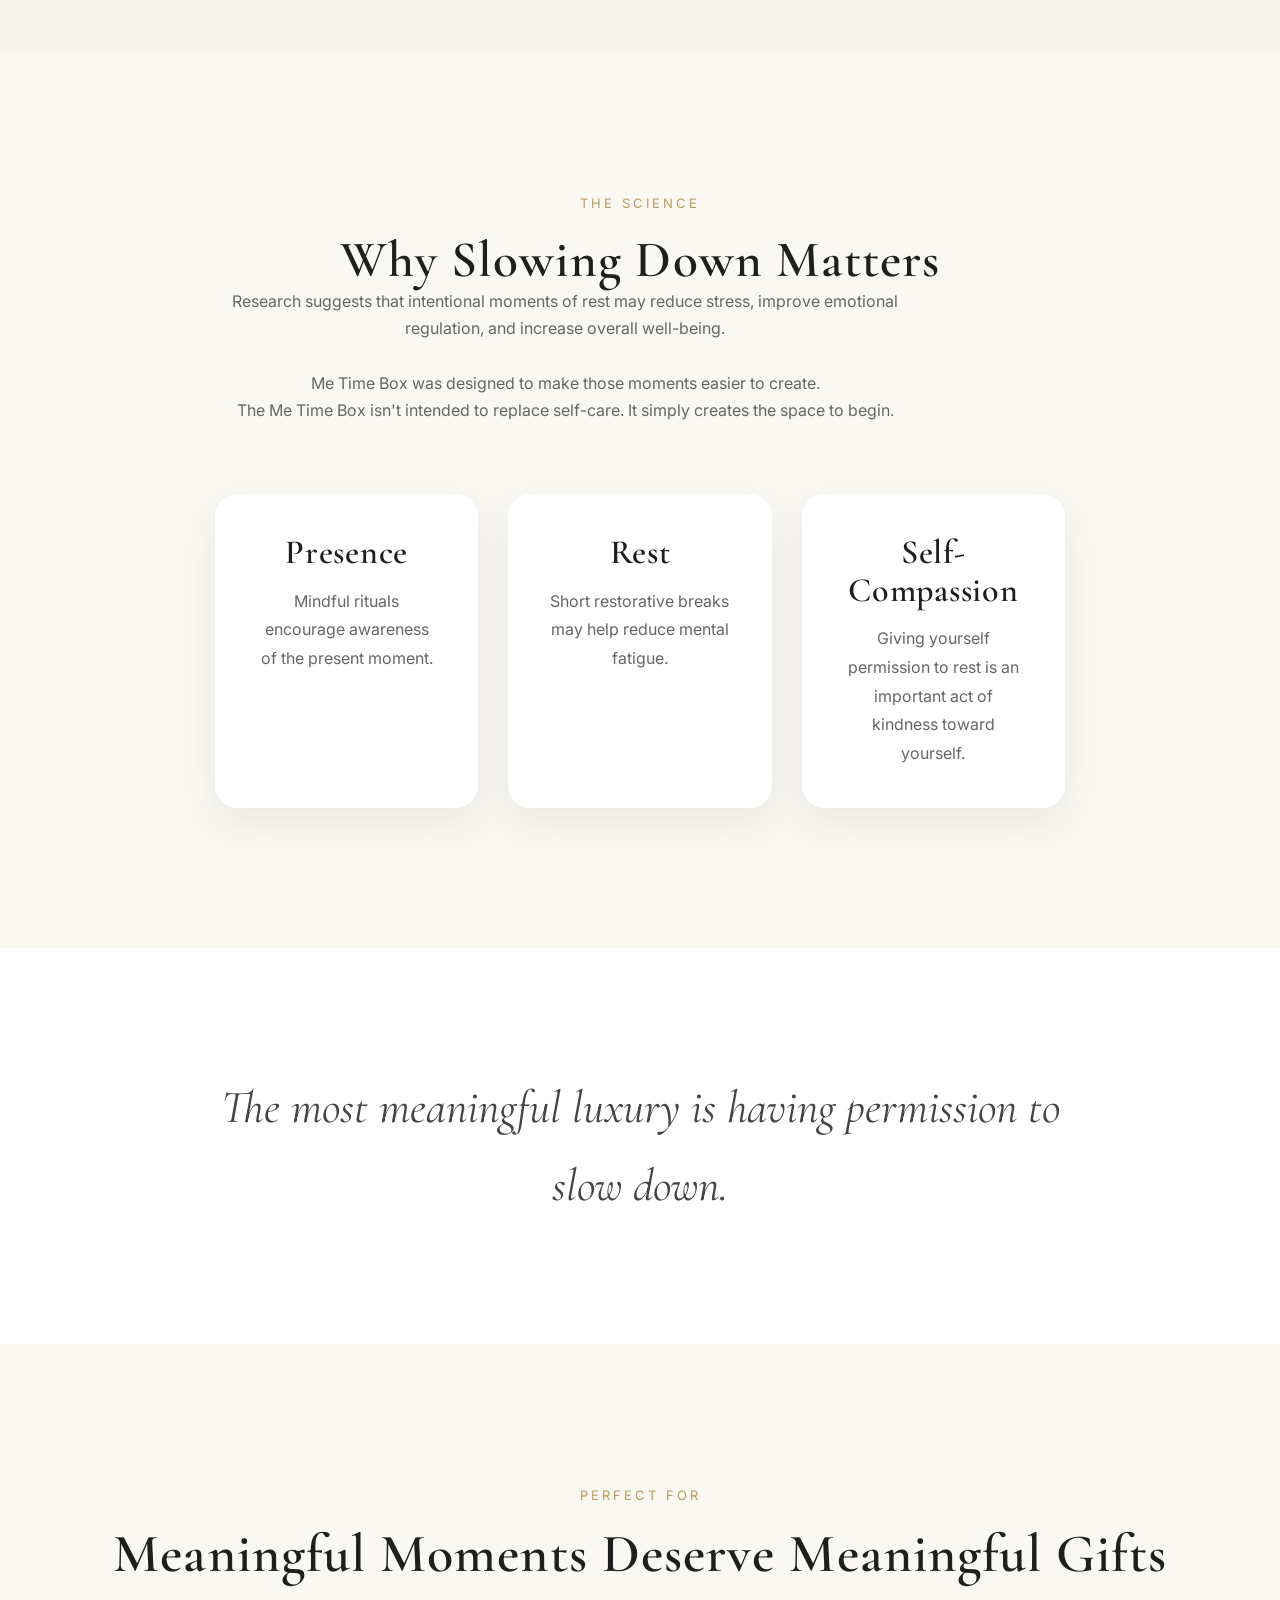
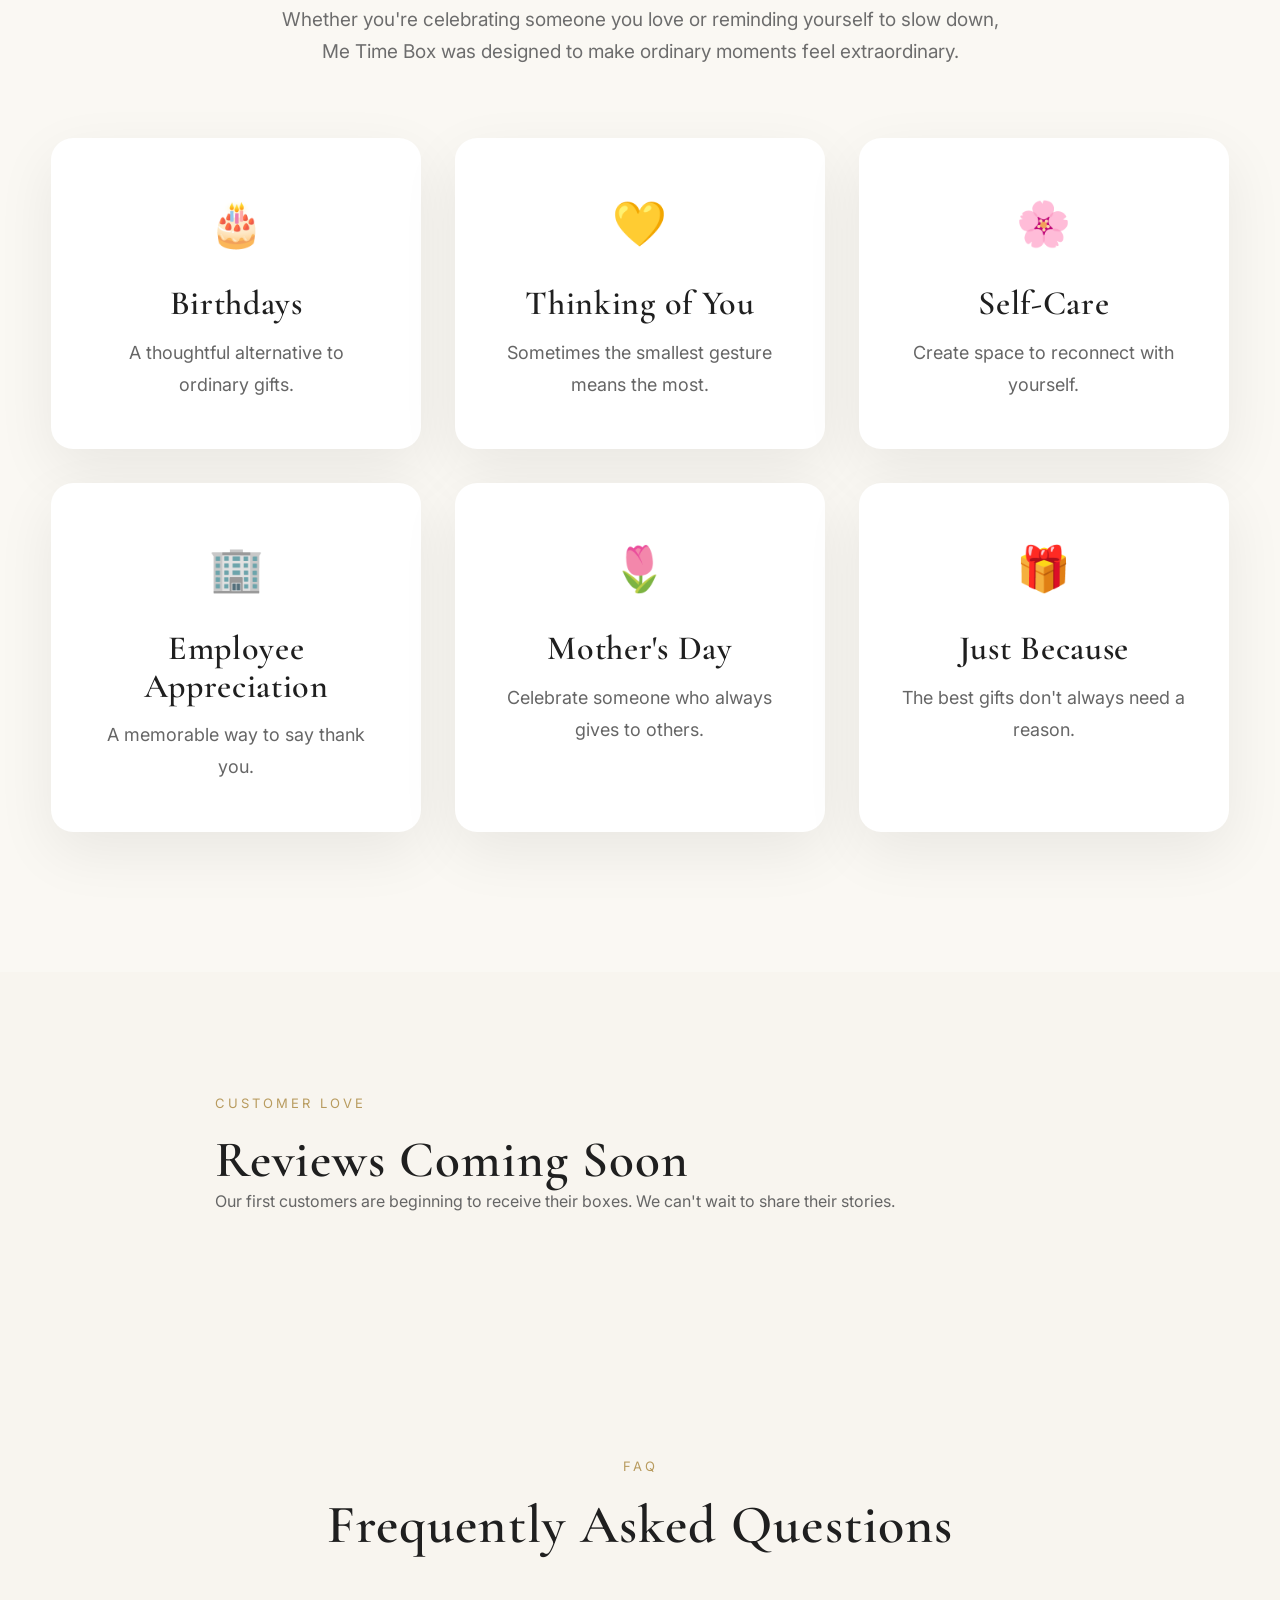
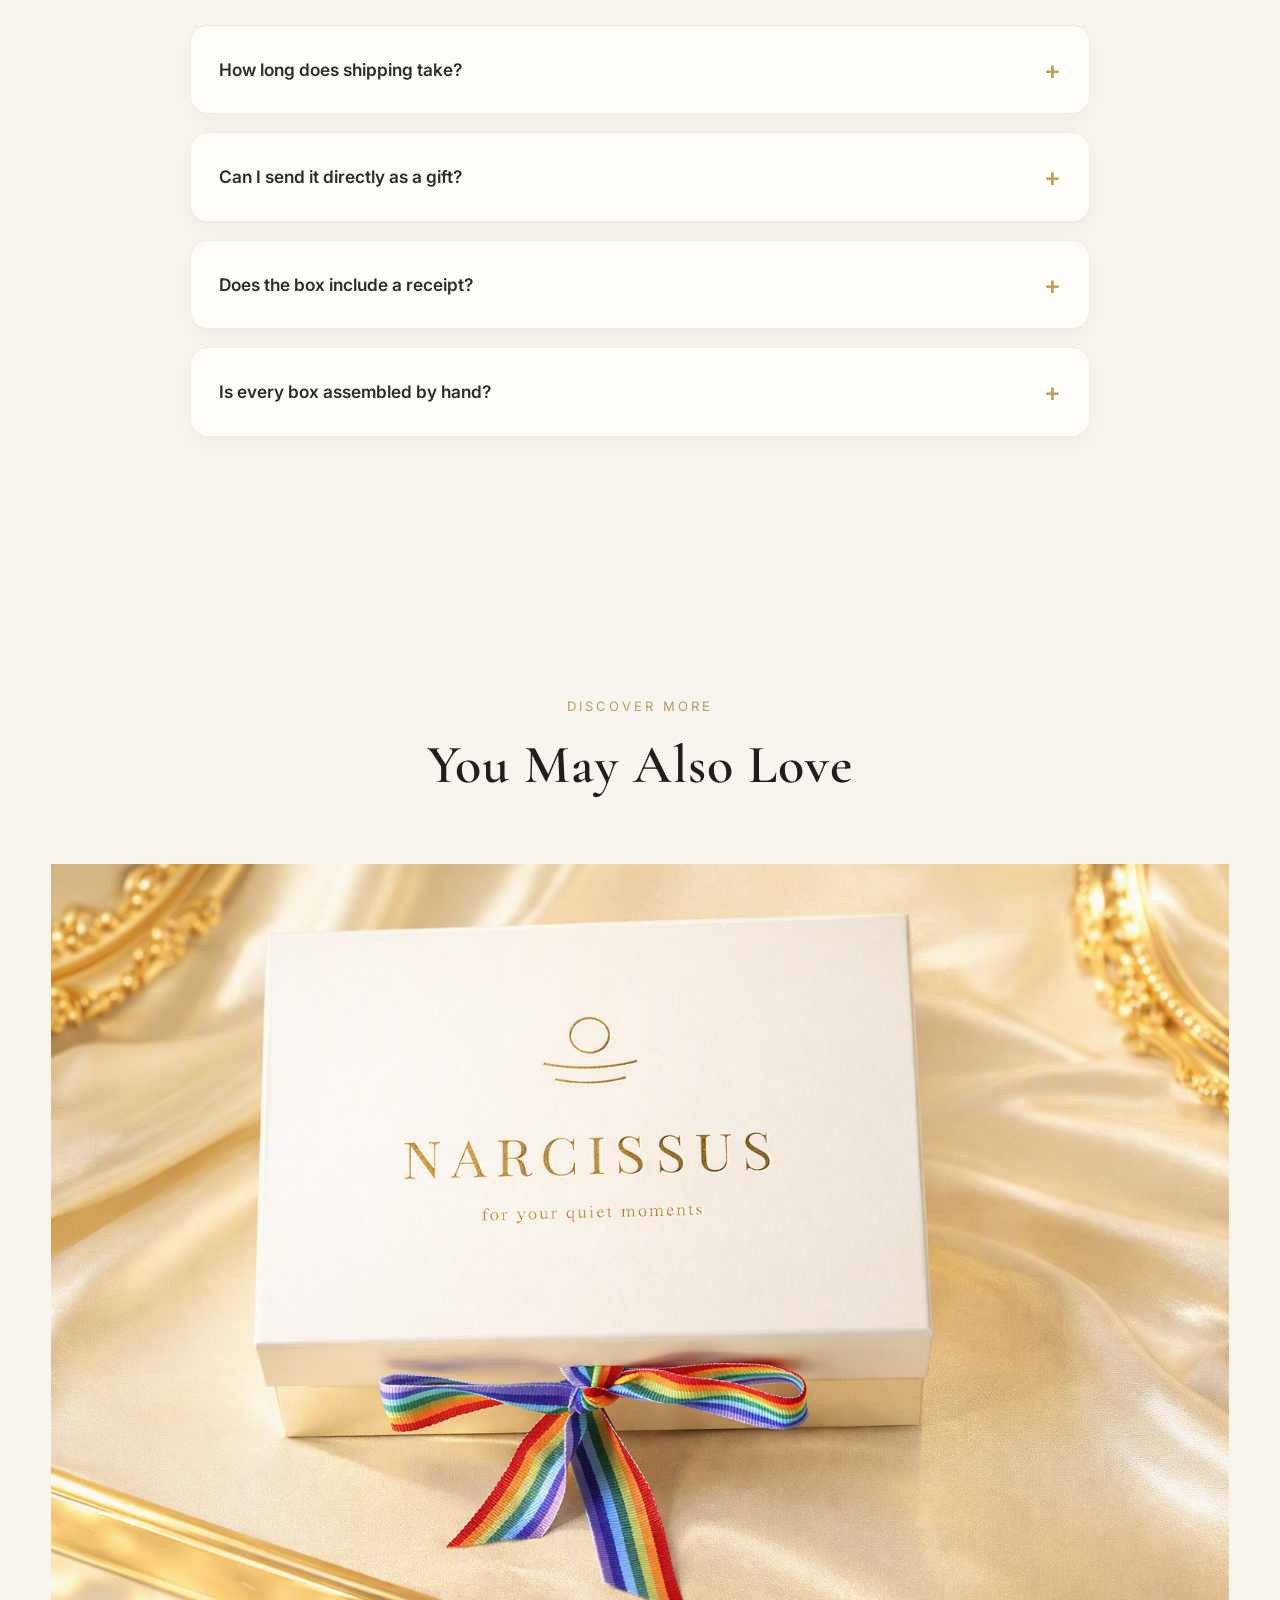
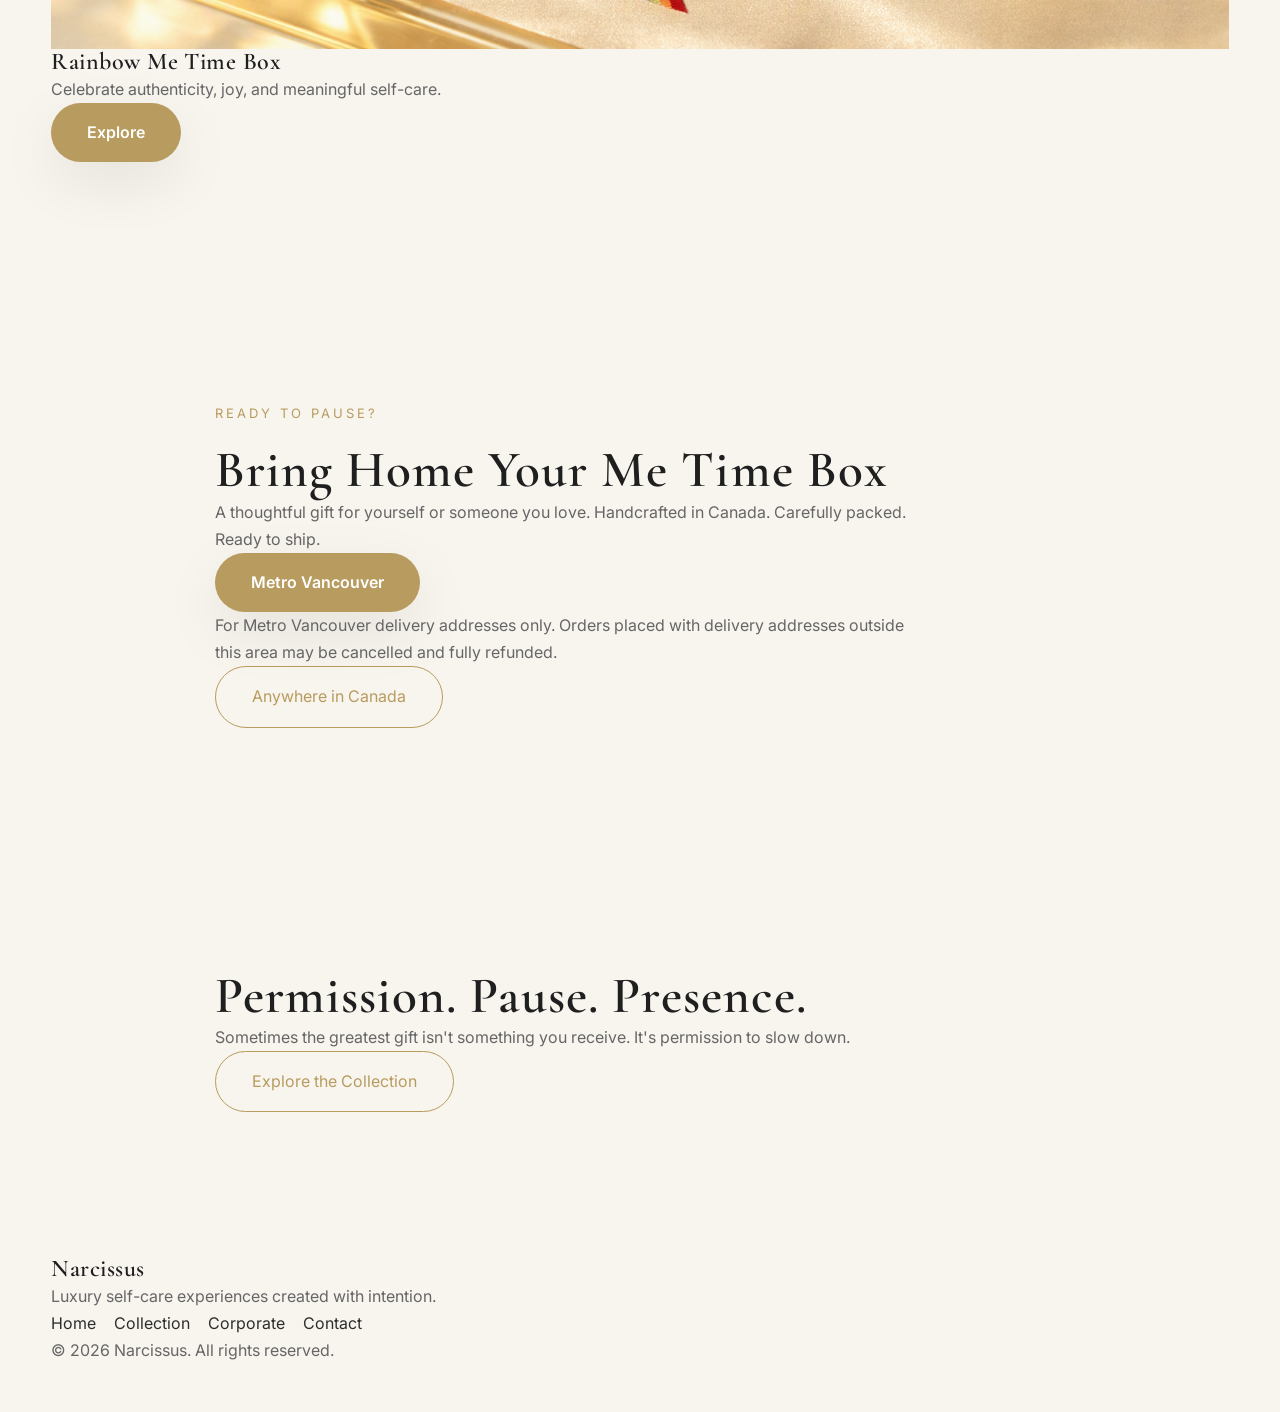
<file: me-time-box.html>
<!DOCTYPE html>
<html lang="en">

<head>

<meta charset="UTF-8">
<meta name="viewport" content="width=device-width, initial-scale=1.0">

<title>Me Time Box | Luxury Self-Care Gift Box | Narcissus</title>

<meta name="description"
content="Discover the Narcissus Me Time Box — a luxury self-care gift box handcrafted in Canada. Thoughtfully curated to inspire rest, presence, and meaningful moments.">

<meta name="keywords"
content="self care gift box, luxury gift box canada, me time box, wellness gift, thoughtful gifts, narcissus">

<meta name="author"
content="Narcissus">

<meta property="og:type" content="website">

<meta property="og:site_name" content="Narcissus">

<meta property="og:title"
content="Me Time Box | Luxury Self-Care Gift Box | Narcissus">

<meta property="og:description"
content="A thoughtfully curated luxury self-care gift box handcrafted in Canada. Designed to inspire rest, presence, and meaningful moments.">

<meta property="og:image"
content="https://narcissus.ca/assets/images/me-time-box-angle.webp">

<meta property="og:image:alt"
content="Narcissus Me Time Box">

<meta property="og:url"
content="https://narcissus.ca/me-time-box.html">

<meta property="og:locale"
content="en_CA">

<meta name="twitter:card"
content="summary_large_image">

<meta name="twitter:title"
content="Me Time Box | Narcissus">

<meta name="twitter:description"
content="Luxury self-care, beautifully boxed.">

<meta name="twitter:image"
content="https://narcissus.ca/assets/images/me-time-box-angle.webp">

<meta property="og:url"
content="https://narcissus.ca/me-time-box.html">

<link rel="canonical"
href="https://narcissus.ca/me-time-box.html">

<link rel="icon" type="image/svg+xml" href="assets/images/logo.svg">
<link rel="apple-touch-icon" href="assets/images/logo.png">

<link rel="preconnect"
href="https://fonts.googleapis.com">

<link rel="preconnect"
href="https://fonts.gstatic.com"
crossorigin>

<link href="https://fonts.googleapis.com/css2?family=Cormorant+Garamond:wght@400;500;600;700&family=Inter:wght@300;400;500;600&display=swap"
rel="stylesheet">

<link rel="stylesheet" href="assets/css/style.css">
<link rel="stylesheet" href="assets/css/components.css">
<link rel="stylesheet" href="assets/css/responsive.css">

<!-- NEW PAGE CSS -->
<link rel="stylesheet" href="assets/css/me-time-box.css">

<script src="assets/js/language.js"></script>

<script type="application/ld+json">
{
  "@context":"https://schema.org",
  "@type":"Product",
  "name":"Me Time Box",
  "brand":{
    "@type":"Brand",
    "name":"Narcissus"
  },
  "description":"A luxury self-care gift box thoughtfully curated to encourage rest, presence, and meaningful moments.",
  "image":"https://narcissus.ca/assets/images/me-time-box/hero.jpg",
  "url":"https://narcissus.ca/me-time-box.html",
  "sku":"MTB-001",
  "offers":{
    "@type":"Offer",
    "priceCurrency":"CAD",
    "price":"49.99",
    "availability":"https://schema.org/InStock",
    "url":"https://buy.stripe.com/fZucN74AzdT25NFfoqe7m02"
  }
}
</script>

<script type="application/ld+json">
{
  "@context":"https://schema.org",
  "@type":"FAQPage",
  "mainEntity":[
    {
      "@type":"Question",
      "name":"How long does shipping take?",
      "acceptedAnswer":{
        "@type":"Answer",
        "text":"Orders are carefully packed and typically ship within 1–2 business days."
      }
    },
    {
      "@type":"Question",
      "name":"Can I send it directly as a gift?",
      "acceptedAnswer":{
        "@type":"Answer",
        "text":"Yes. You can ship your Me Time Box directly to the recipient."
      }
    },
    {
      "@type":"Question",
      "name":"Does the box include a receipt?",
      "acceptedAnswer":{
        "@type":"Answer",
        "text":"No pricing information is included inside the package."
      }
    },
    {
      "@type":"Question",
      "name":"Is every box assembled by hand?",
      "acceptedAnswer":{
        "@type":"Answer",
        "text":"Yes. Every Me Time Box is hand assembled and carefully packaged in Canada."
      }
    }
  ]
}
</script>


</head>

<body>

<header class="site-header">

<div class="container header-inner">

<a href="index.html"
class="logo"
aria-label="Narcissus Home">

<img
src="assets/images/logo.svg"
alt="Narcissus"
loading="eager">

</a>

<nav class="main-nav">


<a href="index.html#shop" data-i18n="nav_shop">Shop</a>



<a href="index.html#about"
data-i18n="nav_about">
About
</a>

<a href="index.html#journal"
data-i18n="nav_journal">
Journal
</a>

<a href="index.html#contact"
data-i18n="nav_contact">
Contact
</a>

<div class="language-switcher">

<button id="lang-en">
EN
</button>

<button id="lang-fr">
FR
</button>

</div>

</nav>

<button class="menu-toggle"
aria-label="Open Menu">

<span></span>
<span></span>
<span></span>

</button>

<a href="#buy"
class="header-cta">

Buy Now

</a>

</div>

</header>

<!-- HERO -->

<section class="product-hero">

<div class="container hero-grid">

<div class="hero-copy">

<p class="eyebrow" data-i18n="me_hero_eyebrow">
NARCISSUS COLLECTION
</p>

<h1 data-i18n="me_hero_title">
Me Time Box
</h1>

<h2 data-i18n="me_hero_subtitle">
A Luxury Ritual for Slowing Down
</h2>

<p class="hero-text" data-i18n="me_hero_text">

More than a gift box.

A gentle invitation to pause,
breathe,
and reconnect with yourself.

Every detail has been thoughtfully curated to transform an ordinary evening into a meaningful ritual of presence.

</p>

<div class="hero-buttons">

    <a href="#buy" class="btn-primary" data-i18n="me_buy_now">
Buy Now
</a>

<a href="#inside" class="btn-secondary" data-i18n="me_whats_inside">
What's Inside
</a>

</div>

<div class="hero-trust">
    

    <div class="trust-item">

        <svg viewBox="0 0 24 24" fill="none" stroke="currentColor" stroke-width="2">
            <path d="M20 6L9 17l-5-5"/>
        </svg>

        <span data-i18n="me_trust1">
Secure Checkout
</span>

    </div>

    <div class="trust-item">

        <svg viewBox="0 0 24 24" fill="none" stroke="currentColor" stroke-width="2">
            <path d="M20 6L9 17l-5-5"/>
        </svg>

        <span data-i18n="me_trust2">
Handcrafted in Canada
</span>

    </div>

    <div class="trust-item">

        <svg viewBox="0 0 24 24" fill="none" stroke="currentColor" stroke-width="2">
            <path d="M20 6L9 17l-5-5"/>
        </svg>

        <span>Ships Canada Wide</span>

    </div>

</div>

</div>

<div class="hero-image">

<img
src="assets/images/me-time-box-angle.webp"
alt="Luxury self-care gift box handcrafted in Canada">

</div>

</div>

</section>

<!-- STORY -->

<section class="story-section">

<div class="container narrow">

<p class="story-intro" data-i18n="me_story_intro">

Life moves fast.

Meetings.
Notifications.
Responsibilities.

We spend so much of our time caring for everyone else that we forget to care for ourselves.

</p>

<p class="story-highlight" data-i18n="me_story_highlight">

Me Time Box is a gentle reminder that slowing down is not a luxury.

It's a necessity.

</p>

</div>

</section>

<!-- WHAT'S INSIDE -->

<section id="inside" class="inside-section">

<div class="container">

<div class="section-heading">

<span class="section-label" data-i18n="me_inside_label">
WHAT'S INSIDE
</span>

<h2 data-i18n="me_inside_title">
Every Detail Has A Purpose
</h2>

<p data-i18n="me_inside_intro">

Each item has been carefully selected to help create a quiet ritual of presence.

</p>

</div>

<div class="inside-grid">

<div class="inside-card">

<img
src="assets/images/earl-grey-tea.webp"
alt="Twinings Earl Grey Tea"
loading="lazy"
decoding="async">

<h3 data-i18n="me_item1_title">
Earl Grey Tea
</h3>

<p data-i18n="me_item1_text">

A warm beginning.

Slow your breathing with the first sip.

</p>

</div>

<div class="inside-card">

<img
src="assets/images/candle.webp"
alt="Vanilla Candle"
loading="lazy"
decoding="async">

<h3 data-i18n="me_item2_title">
Vanilla Candle
</h3>

<p data-i18n="me_item2_text">
Soft light.
Quiet thoughts.
A moment that belongs only to you.
</p>

</div>

<div class="inside-card">

<img
src="assets/images/ferrero-rocher.webp"
alt="Ferrero Rocher"
loading="lazy"
decoding="async">

<h3 data-i18n="me_item3_title">
Ferrero Rocher
</h3>

<p data-i18n="me_item3_text">

A small reminder that joy doesn't need a special occasion.

</p>

</div>

<div class="inside-card">

<img
src="assets/images/cream-satin-scrunchie.webp"
alt="Cream Satin Scrunchie"
loading="lazy"
decoding="async">

<h3 data-i18n="me_item4_title">
Satin Scrunchie
</h3>

<p data-i18n="me_item4_text">

Simple comfort.

Gentle elegance.

A small everyday luxury.

</p>

</div>

<div class="inside-card">

<img
src="assets/images/permission-slips.webp"
alt="Permission Slip"
loading="lazy"
decoding="async">

<h3 data-i18n="me_item5_title">
Permission Slip
</h3>

<p data-i18n="me_item5_text">

Perhaps the most meaningful item in the box.

Permission to pause.

Permission to rest.

Permission to simply be.

</p>

</div>

<div class="inside-card">

<img
src="assets/images/me-time-playlist.webp"
alt="Curated Playlist"
loading="lazy"
decoding="async">

<h3 data-i18n="me_item6_title">
Curated Playlist
</h3>

<p data-i18n="me_item6_text">

Scan.

Press play.

Let the music slow the room around you.

</p>

</div>

</div>

</div>

</section>
<!-- LIFESTYLE SECTION -->

<section class="lifestyle-section">

<div class="container">

<div class="lifestyle-grid">

<div class="lifestyle-image">

<img
src="assets/images/me-time-lifestyle.webp"
alt="Woman enjoying a peaceful self-care ritual"
loading="lazy"
decoding="async">

</div>

<div class="lifestyle-copy">

<span class="section-label" data-i18n="me_experience_label">

THE EXPERIENCE

</span>

<h2 data-i18n="me_experience_title">

A Small Pause.
A Lasting Difference.

</h2>

<p data-i18n="me_experience_text">

The Me Time Box was never designed to be opened in a hurry.

It invites you to slow your breathing,
put your phone away,
light the candle,
brew the tea,
and simply enjoy the present moment.

</p>

<p data-i18n="me_quote">

Luxury isn't measured by price.

It's measured by how a moment makes you feel.

</p>

<a href="#buy"
class="btn-primary"
data-i18n="me_buy_now">

Begin Your Ritual

</a>

</div>

</div>

</div>

</section>



<!-- FULL WIDTH IMAGE -->

<section class="full-image">

<img
src="assets/images/me-time-box-open.webp"
alt="Opening the Narcissus Me Time Box"
loading="lazy"
decoding="async">

</section>



<!-- SCIENCE -->

<section class="science-section">

<div class="container narrow">

<span class="section-label" data-i18n="me_science_label">

THE SCIENCE

</span>

<h2 data-i18n="me_science_title">

Why Slowing Down Matters

</h2>

<p data-i18n="me_science_text">

Research in psychology and neuroscience suggests that intentional moments of rest can support emotional well-being, reduce stress, and improve mental clarity.

</p>

<p>

The Me Time Box isn't intended to replace self-care.

It simply creates the space to begin.

</p>

<div class="science-cards">

<div class="science-card">


  <h3 data-i18n="me_science_card1_title">
Presence
</h3>

<p data-i18n="me_science_card1_text">
Mindful rituals encourage awareness of the present moment.
</p>

</div>

<div class="science-card">


<h3 data-i18n="me_science_card2_title">
Rest
</h3>

<p data-i18n="me_science_card2_text">
Short restorative breaks may help reduce mental fatigue.
</p>


</div>

<div class="science-card">


<h3 data-i18n="me_science_card3_title">
Self-Compassion
</h3>

<p data-i18n="me_science_card3_text">
Giving yourself permission to rest is an important act of kindness toward yourself.
</p>


</div>

</div>

</div>

</section>



<!-- QUOTE -->

<section class="product-quote">

<div class="container narrow">

<blockquote data-i18n="me_quote2">

"The most meaningful luxury is having permission to slow down."

</blockquote>

</div>

</section>
<!-- GIFT OCCASIONS -->

<section class="gift-section">

<div class="container">

<div class="section-heading">


<span class="section-label" data-i18n="me_gift_label">
PERFECT FOR
</span>

<h2 data-i18n="me_gift_title">
Meaningful Moments Deserve Meaningful Gifts
</h2>

<p data-i18n="me_gift_intro">
Whether you're celebrating someone you love or reminding yourself to slow down, Me Time Box was designed to make ordinary moments feel extraordinary.
</p>


</div>

<div class="gift-grid">

<div class="gift-card">
<div class="gift-icon">🎂</div>
<h3 data-i18n="me_gift1_title">Birthdays</h3>

<p data-i18n="me_gift1_text">
A thoughtful alternative to ordinary gifts.
</p>
</div>

<div class="gift-card">
<div class="gift-icon">💛</div>
<h3 data-i18n="me_gift2_title">
Thinking of You
</h3>

<p data-i18n="me_gift2_text">
Sometimes the smallest gesture means the most.
</p>
</div>

<div class="gift-card">
<div class="gift-icon">🌸</div>
<h3 data-i18n="me_gift3_title">
Self-Care
</h3>
<p data-i18n="me_gift3_text">
Create space to reconnect with yourself.
</p>
</div>

<div class="gift-card">
<div class="gift-icon">🏢</div>
<h3 data-i18n="me_gift4_title">
Employee Appreciation
</h3>
<p data-i18n="me_gift4_text">
A memorable way to say thank you.
</p>
</div>

<div class="gift-card">
<div class="gift-icon">🌷</div>
<h3 data-i18n="me_gift5_title">
Mother's Day
</h3>
<p data-i18n="me_gift5_text">
Celebrate someone who always gives to others.
</p>
</div>

<div class="gift-card">
<div class="gift-icon">🎁</div>
<h3 data-i18n="me_gift6_title">
Just Because
</h3>
<p data-i18n="me_gift6_text">
The best gifts don't always need a reason.
</p>
</div>

</div>

</div>

</section>



<!-- REVIEWS -->

<section class="reviews-section">

<div class="container narrow">


<span class="section-label" data-i18n="me_reviews_label">
CUSTOMER LOVE
</span>

<h2 data-i18n="me_reviews_title">
Reviews Coming Soon
</h2>

<p data-i18n="me_reviews_text">
Our first customers are beginning to receive their boxes.

We can't wait to share their stories.
</p>

</div>

</section>



<!-- FAQ -->

<section class="faq-section">

<div class="container">

<div class="section-heading">


<span class="section-label" data-i18n="me_faq_label">
FAQ
</span>

<h2 data-i18n="me_faq_title">
Frequently Asked Questions
</h2>


</div>

<div class="faq-list">

<details>


<summary data-i18n="me_faq1_q">
How long does shipping take?
</summary>

<p data-i18n="me_faq1_a">
Metro Vancouver orders usually arrive within 1–3 business days.

Orders across Canada generally arrive within 3–7 business days.
</p>


</details>

<details>


<summary data-i18n="me_faq2_q">
Can I send it directly as a gift?
</summary>

<p data-i18n="me_faq2_a">
Yes.

Simply enter the recipient's shipping address during checkout.
</p>


</details>

<details>


<summary data-i18n="me_faq3_q">
Does the box include a receipt?
</summary>

<p data-i18n="me_faq3_a">
No pricing information is included inside the package.
</p>


</details>

<details>


<summary data-i18n="me_faq4_q">
Is every box assembled by hand?
</summary>

<p data-i18n="me_faq4_a">
Yes.

Every Narcissus box is carefully packed and inspected before shipping.
</p>


</details>

</div>

</div>

</section>



<!-- RELATED -->

<section class="related-products">

<div class="container">

<div class="section-heading">


<span class="section-label" data-i18n="me_related_label">
DISCOVER MORE
</span>

<h2 data-i18n="me_related_title">
You May Also Love
</h2>


</div>

<div class="related-card">

<img
src="assets/images/rainbow-hero.webp"
alt="Luxury self-care gift box handcrafted in Canada">


<h3 data-i18n="me_related_product">
Rainbow Me Time Box
</h3>

<p data-i18n="me_related_text">
Celebrate authenticity, joy, and meaningful self-care.
</p>

<a
href="rainbow-me-time-box.html"
class="btn-primary"
data-i18n="me_related_button">

Explore

</a>


</div>

</div>

</section>
<!-- BUY SECTION -->

<section id="buy" class="buy-section">

<div class="container narrow">

<span class="section-label" data-i18n="me_buy_label">
READY TO PAUSE?
</span>

<h2 data-i18n="me_buy_title">
Bring Home Your Me Time Box
</h2>

<p data-i18n="me_buy_text">
A thoughtful gift for yourself or someone you love.

Handcrafted in Canada.
Carefully packed.
Ready to ship.
</p>



<div class="buy-buttons">


<a
href="https://buy.stripe.com/fZucN74AzdT25NFfoqe7m02"
class="btn-primary"
data-i18n="me_buy_vancouver">

Metro Vancouver

</a>


<p class="shipping-note" data-i18n="metro_notice">
For Metro Vancouver delivery addresses only. Orders outside this area may be cancelled and refunded.
</p>


<a
href="https://buy.stripe.com/6oU4gBaYX7uE8ZR5NQe7m04"
class="btn-secondary"
data-i18n="me_buy_canada">

Anywhere in Canada

</a>



</div>

</div>

</section>





<!-- FINAL CTA -->

<section class="closing-section">

<div class="container narrow">

<h2 data-i18n="me_final_title">

Permission.
Pause.
Presence.

</h2>

<p data-i18n="me_final_text">

Sometimes the greatest gift isn't something you receive.

It's permission to slow down.

</p>

<a
href="collection.html"
class="btn-secondary"
data-i18n="me_final_button">

Explore the Collection

</a>

</div>

</section>





<footer class="site-footer">

<div class="container">

<div class="footer-brand">

<h3 data-i18n="footer_brand">
Narcissus
</h3>

<p data-i18n="footer_text">
Luxury self-care experiences created with intention.
</p>


</div>

<div class="footer-links">

<a href="index.html" data-i18n="footer_home">
Home
</a>

<a href="collection.html" data-i18n="footer_collection">
Collection
</a>

<a href="corporate.html" data-i18n="footer_corporate">
Corporate
</a>

<a href="index.html#contact" data-i18n="footer_contact">
Contact
</a>

</div>

<div class="footer-copy">

<p data-i18n="footer_copy">

© 2026 Narcissus.
All rights reserved.

</p>

</div>

</div>

</footer>





<script type="application/ld+json">
{
  "@context":"https://schema.org",
  "@type":"BreadcrumbList",
  "itemListElement":[

    {
      "@type":"ListItem",
      "position":1,
      "name":"Home",
      "item":"https://narcissus.ca/"
    },

    {
      "@type":"ListItem",
      "position":2,
      "name":"Collection",
      "item":"https://narcissus.ca/collection.html"
    },

    {
      "@type":"ListItem",
      "position":3,
      "name":"Me Time Box",
      "item":"https://narcissus.ca/me-time-box.html"
    }

  ]
}
</script>


<script src="assets/js/language.js"></script>
<script src="assets/js/app.js"></script>

</body>

</html>
</file>
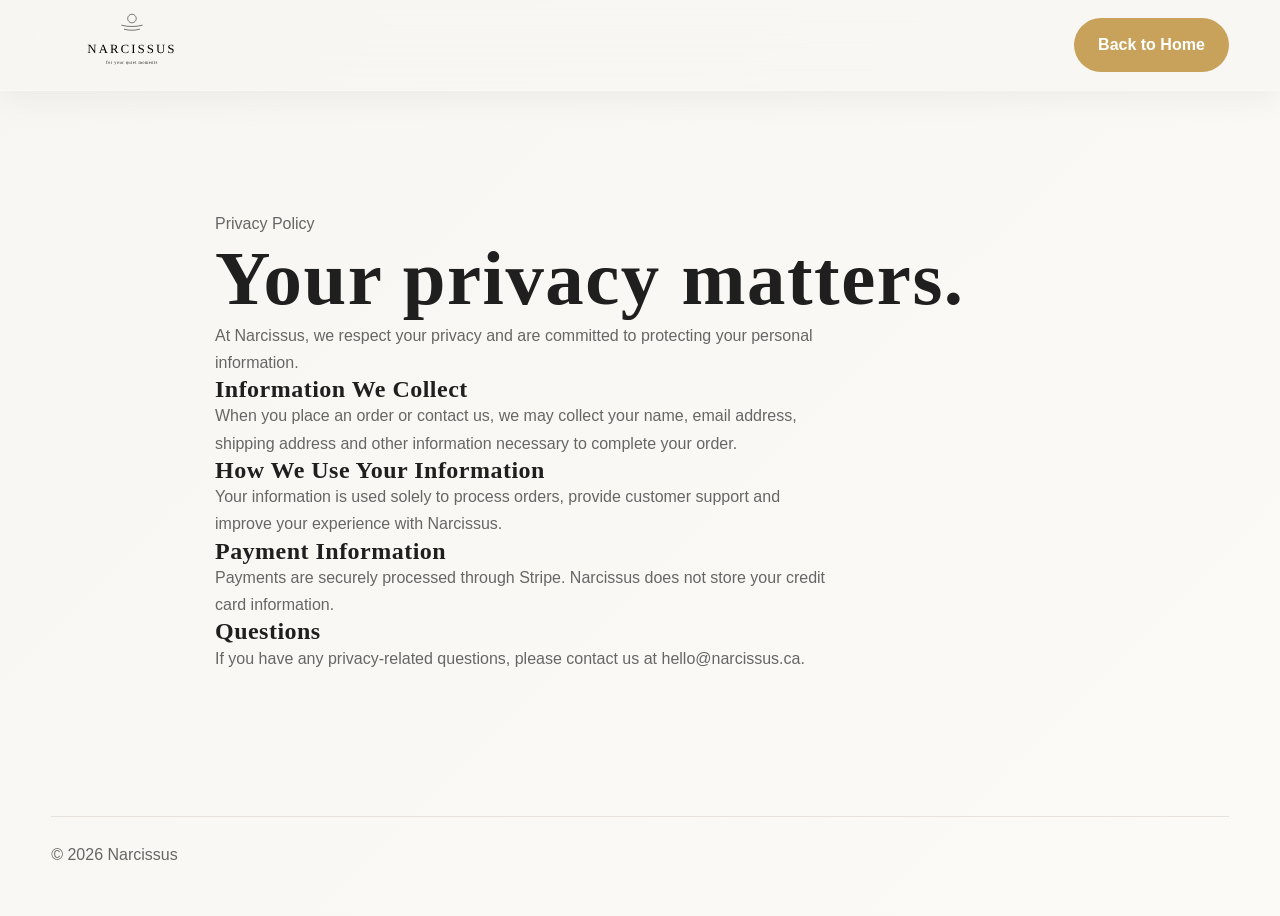
<file: privacy.html>
<!DOCTYPE html>
<html lang="en">

<head>

<meta charset="UTF-8">
<meta name="viewport" content="width=device-width, initial-scale=1.0">

<title>Privacy Policy | Narcissus</title>

<link rel="stylesheet" href="assets/css/style.css">
<link rel="stylesheet" href="assets/css/components.css">
<link rel="stylesheet" href="assets/css/responsive.css">

</head>
<script src="assets/js/language.js"></script>
<body>

<header class="site-header">

<div class="container header-inner">

<a href="index.html" class="logo">
<img src="assets/images/logo.svg" alt="Narcissus">
</a>

<a href="index.html" class="header-cta">
Back to Home
</a>

</div>

</header>

<main>

<section class="section">

<div class="container" style="max-width:850px;">

<p class="section-label">
Privacy Policy
</p>

<h1>Your privacy matters.</h1>

<p>
At Narcissus, we respect your privacy and are committed to protecting your personal information.
</p>

<h3>Information We Collect</h3>

<p>
When you place an order or contact us, we may collect your name, email address, shipping address and other information necessary to complete your order.
</p>

<h3>How We Use Your Information</h3>

<p>
Your information is used solely to process orders, provide customer support and improve your experience with Narcissus.
</p>

<h3>Payment Information</h3>

<p>
Payments are securely processed through Stripe. Narcissus does not store your credit card information.
</p>

<h3>Questions</h3>

<p>
If you have any privacy-related questions, please contact us at
<a href="mailto:hello@narcissus.ca">hello@narcissus.ca</a>.
</p>

</div>

</section>

</main>

<footer class="site-footer">

<div class="container footer-inner">

<p>
© <span id="year"></span> Narcissus
</p>

</div>

</footer>

<script src="assets/js/app.js"></script>

</body>
</html>
</file>
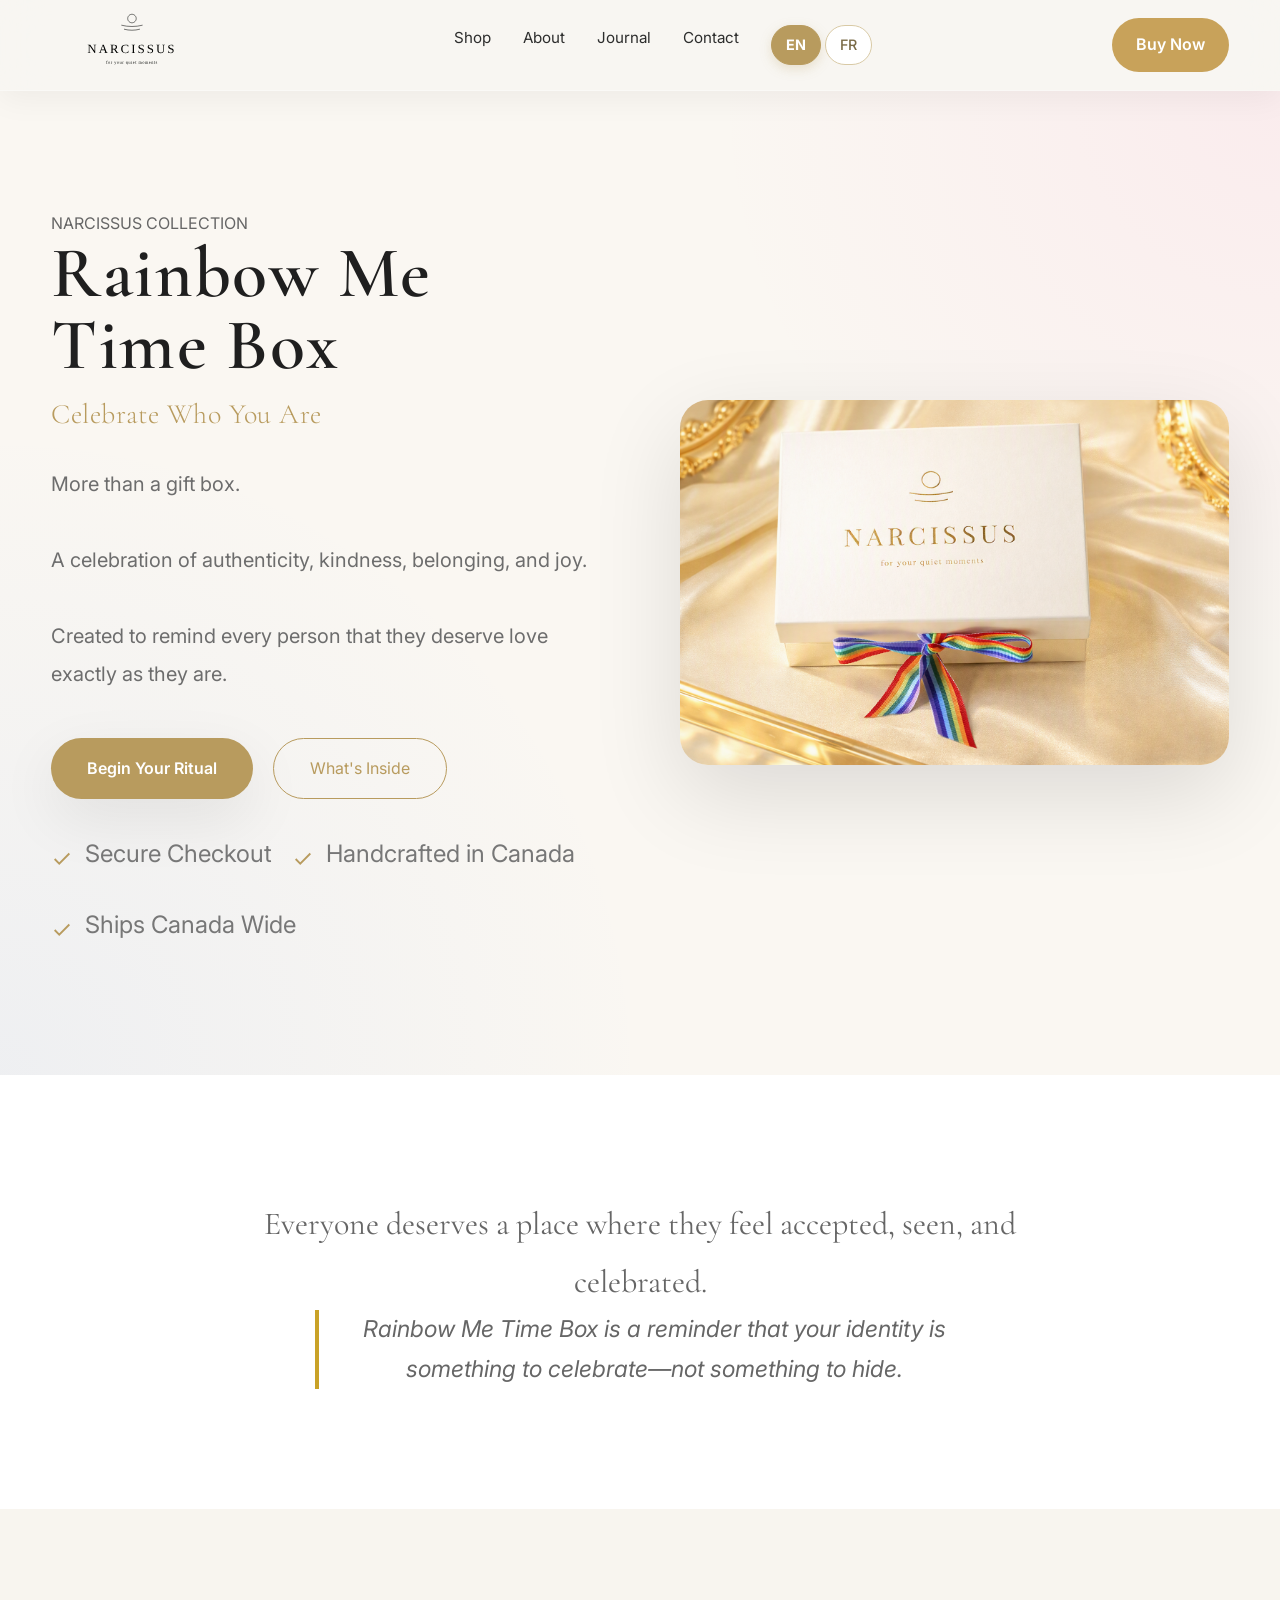
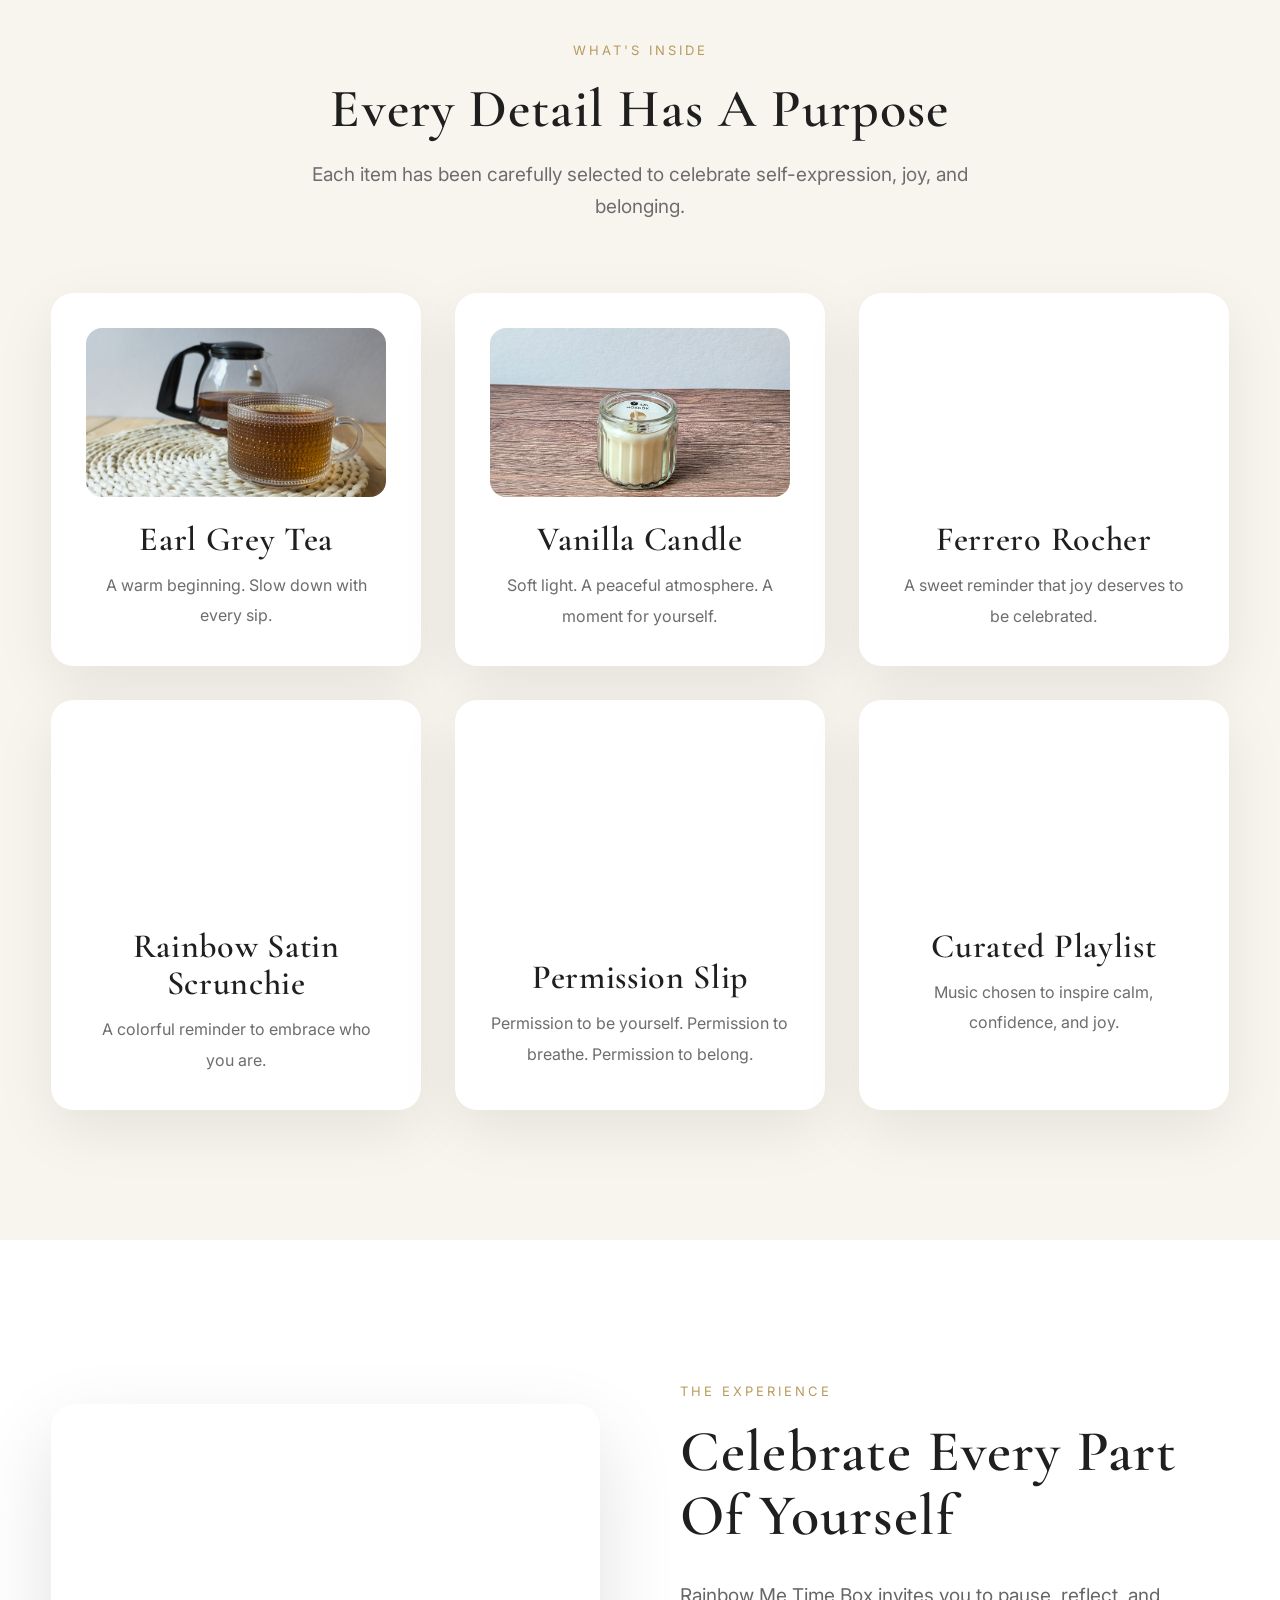
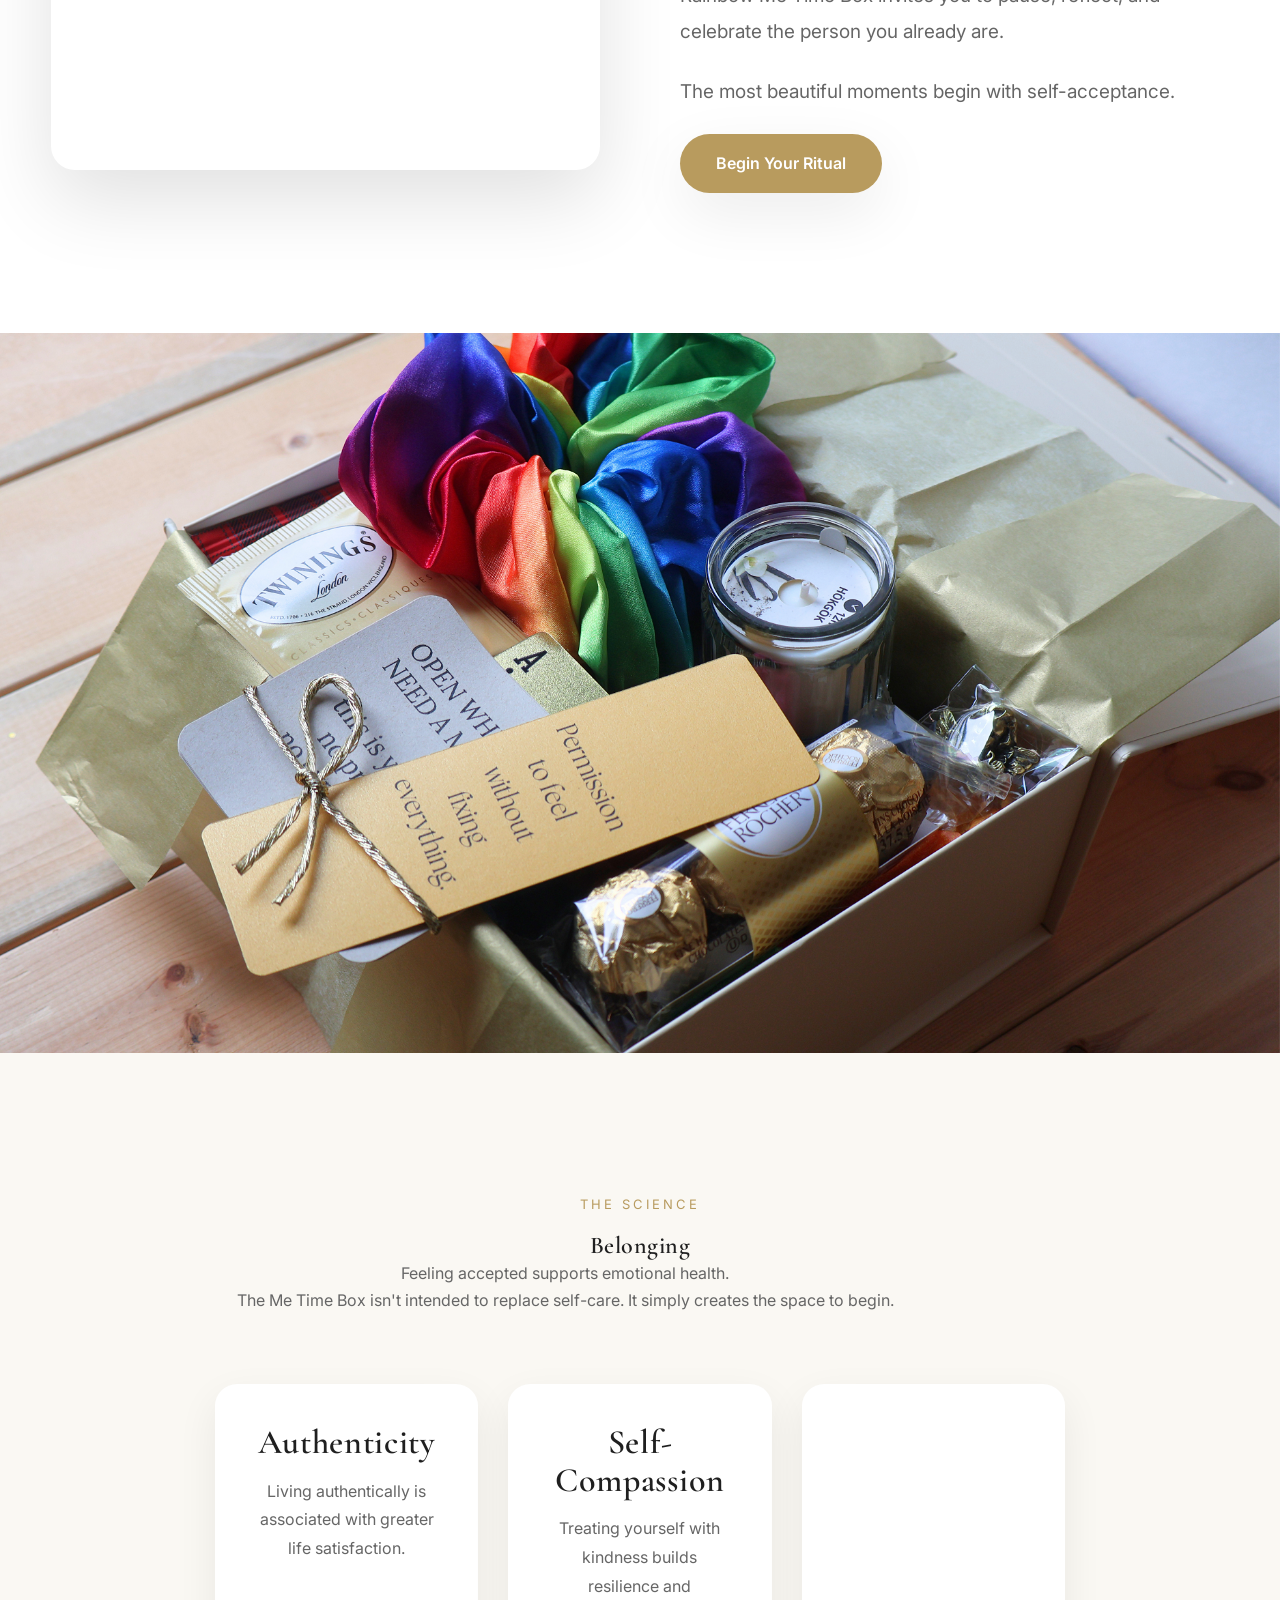
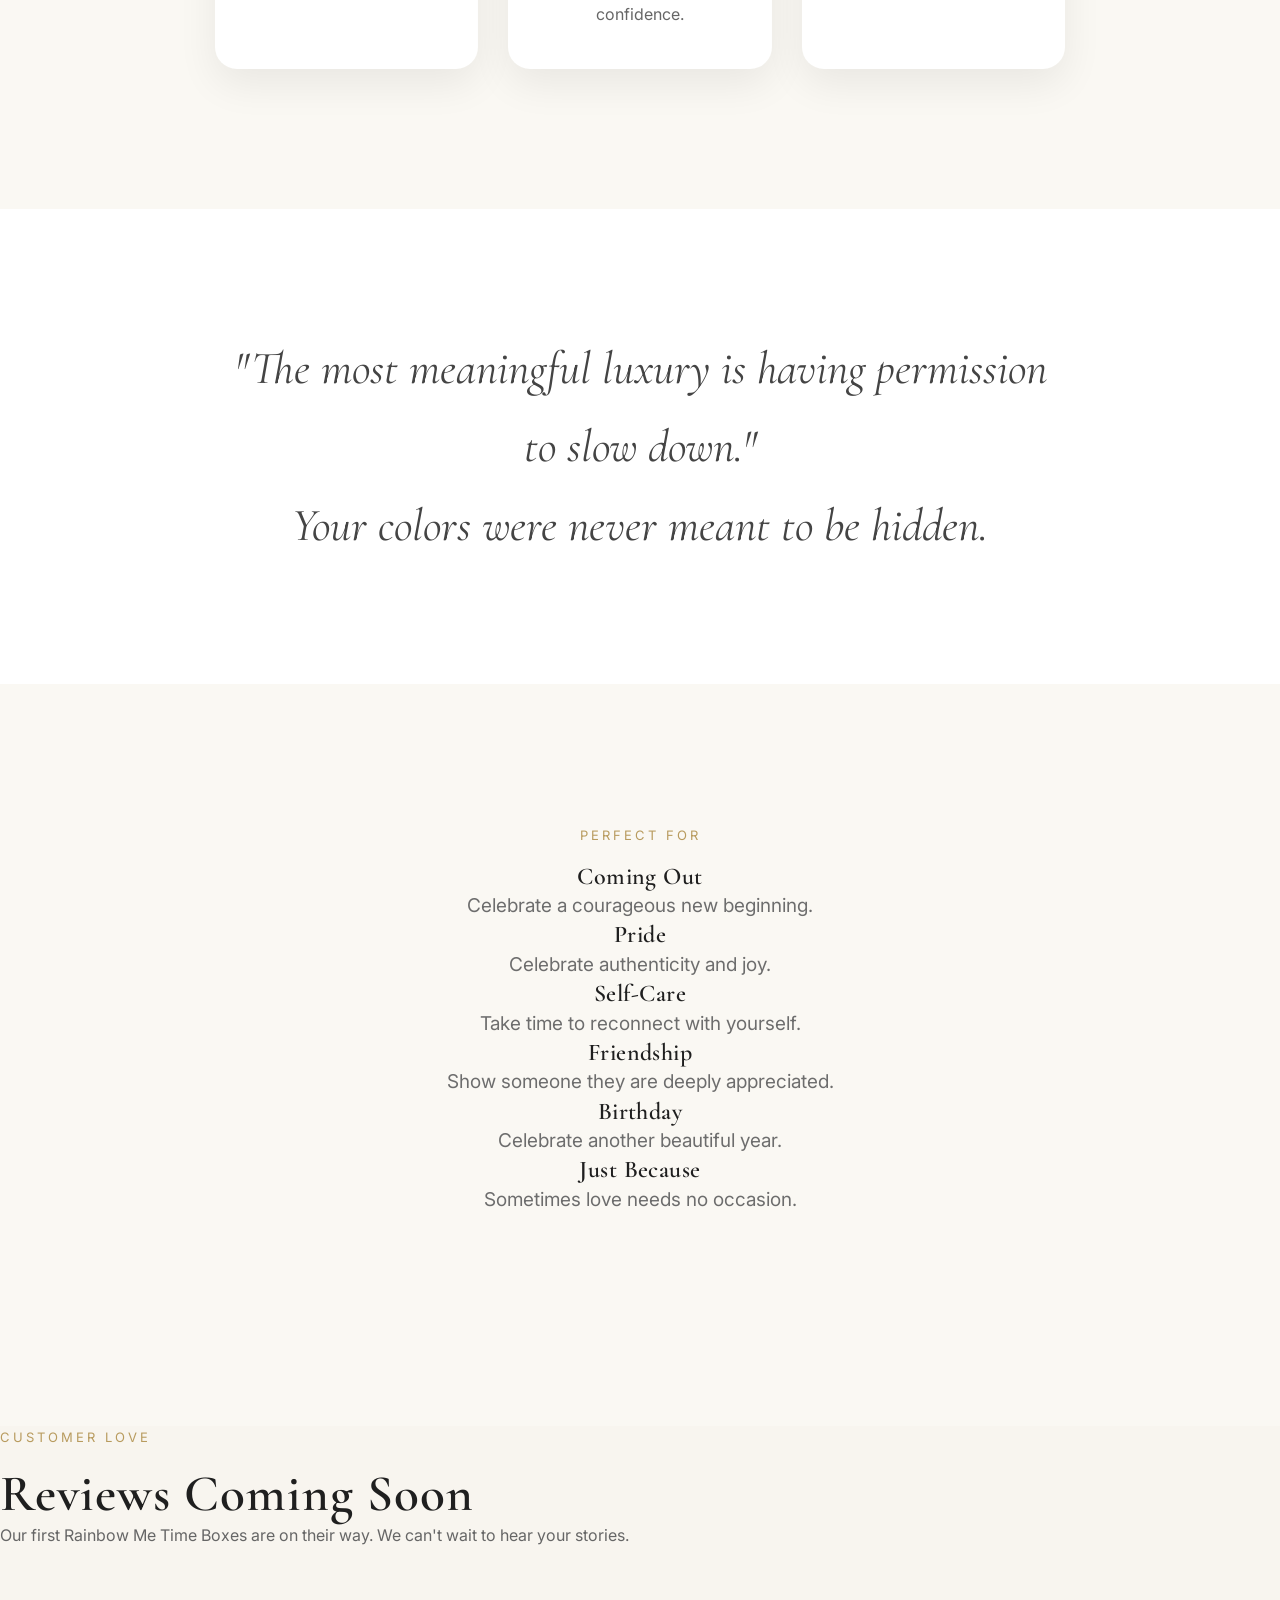
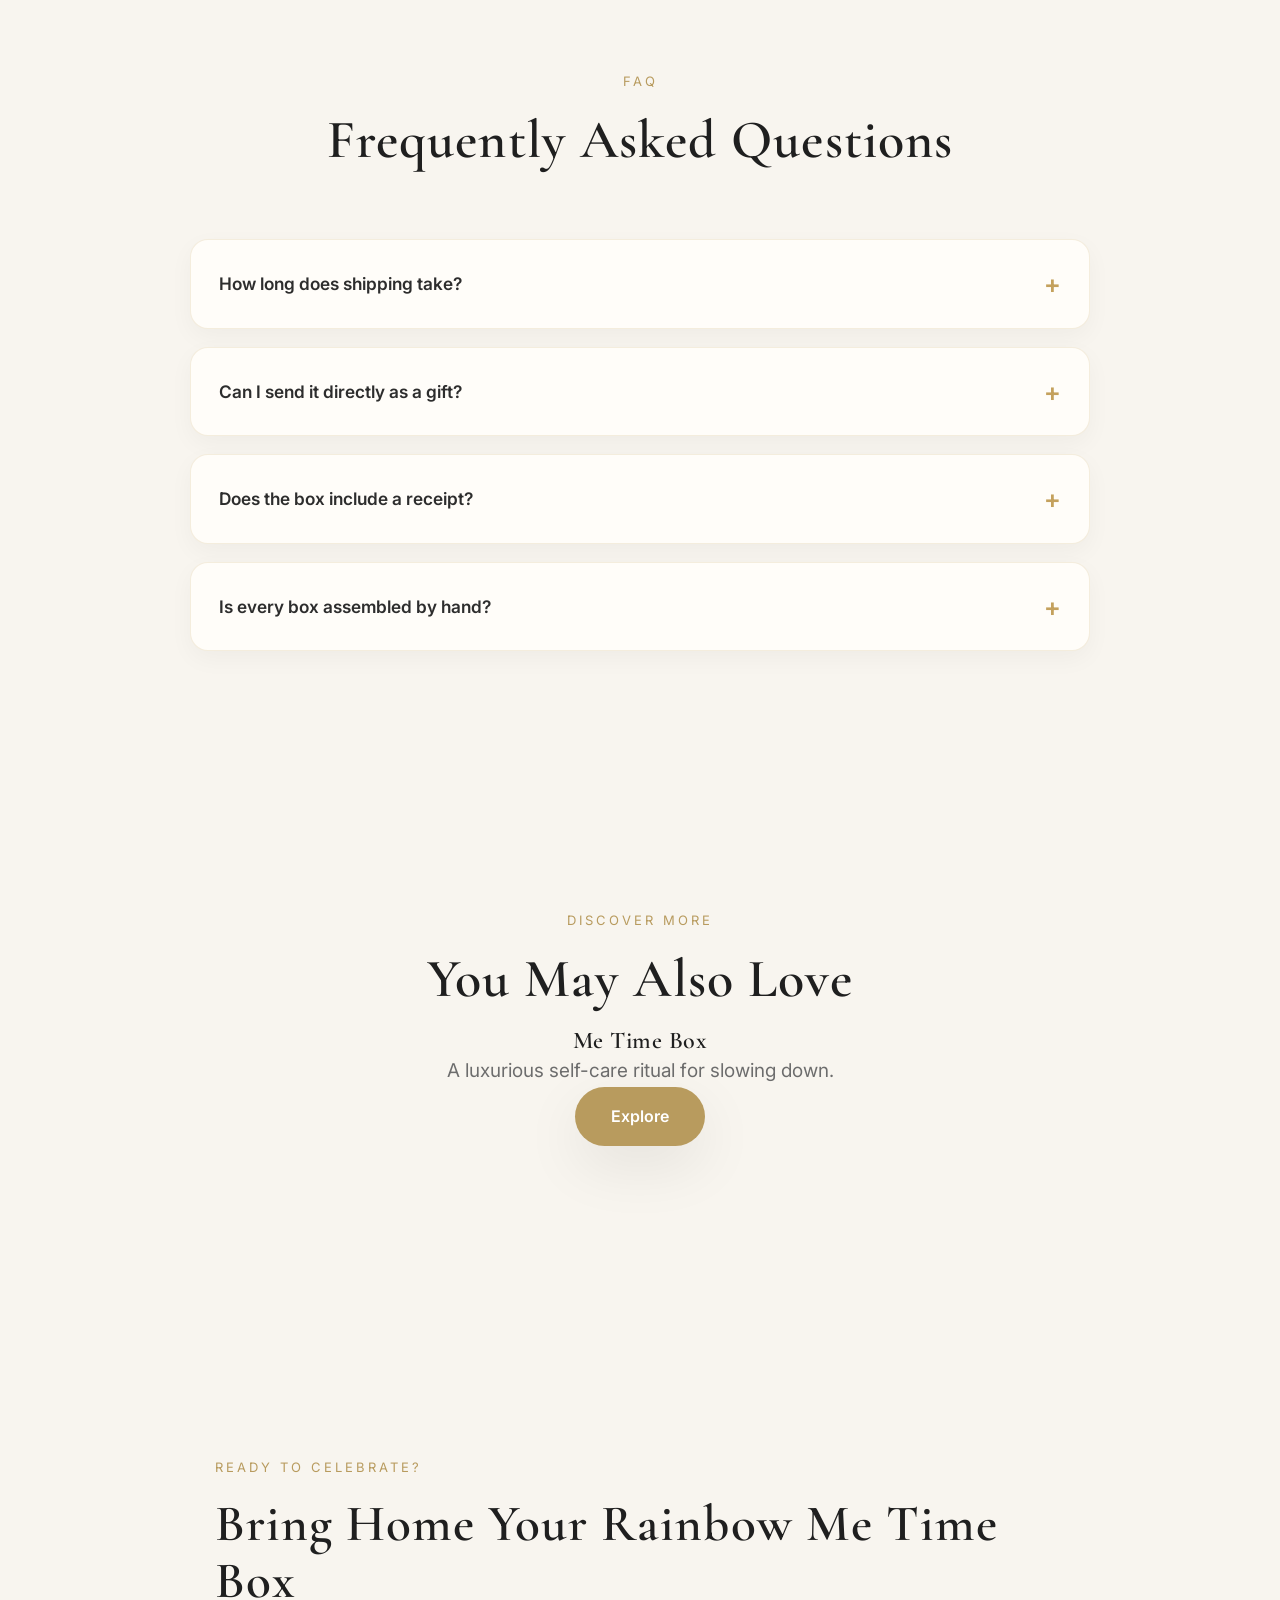
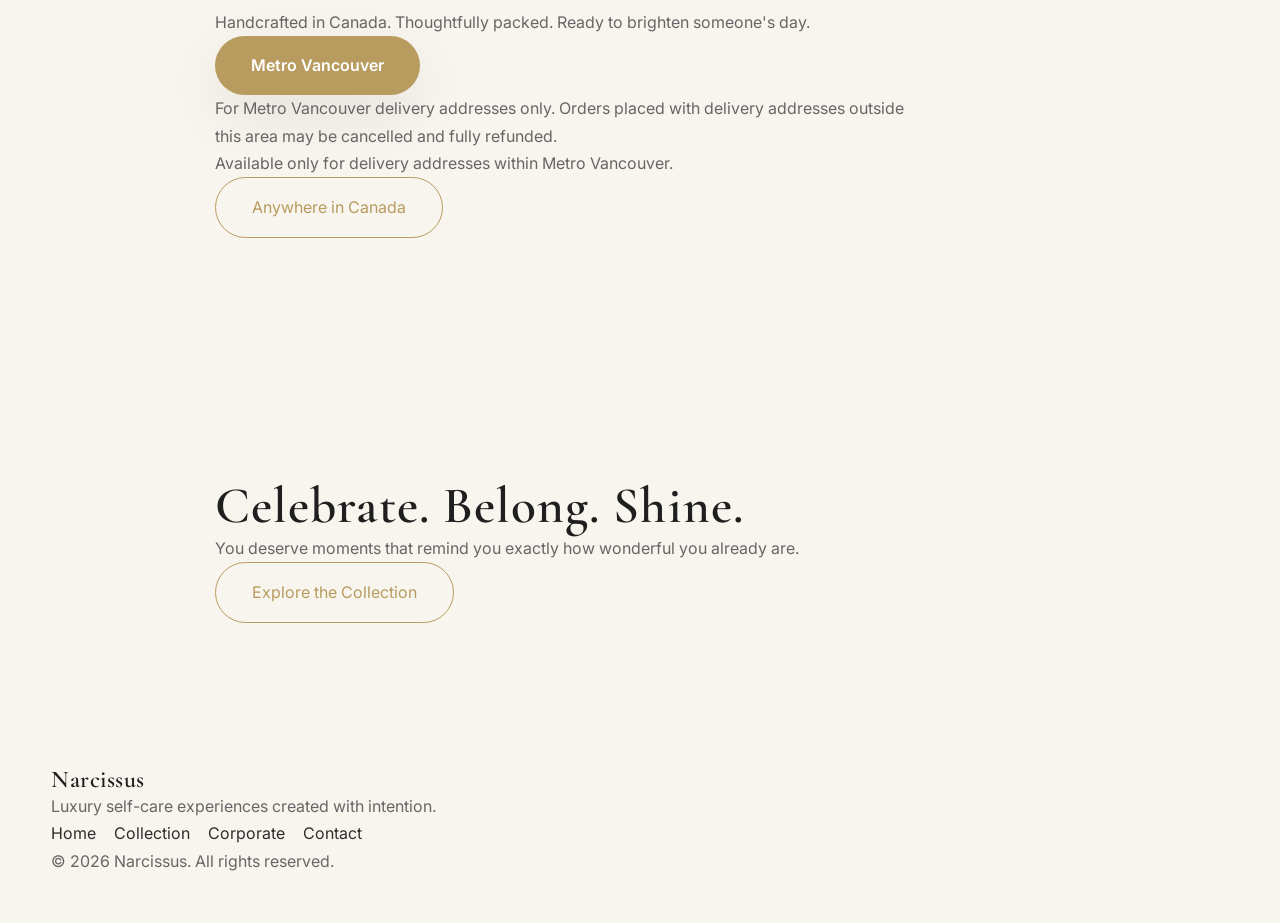
<file: rainbow-me-time-box.html>
<!DOCTYPE html>
<html lang="en">

<head>

<meta charset="UTF-8">
<meta name="viewport" content="width=device-width, initial-scale=1.0">

<title>Rainbow Me Time Box | LGBTQ+ Self-Care Gift Box | Narcissus</title>

<meta name="description"
content="Celebrate authenticity, pride, and self-love with the Narcissus Rainbow Me Time Box. A thoughtfully curated LGBTQ+ self-care gift box handcrafted in Canada.">

<meta name="keywords"
content="self care gift box, luxury gift box canada, me time box, wellness gift, thoughtful gifts, narcissus">

<meta name="author"
content="Narcissus">

<meta property="og:type" content="website">

<meta property="og:site_name" content="Narcissus">

<meta property="og:title"
content="Rainbow Me Time Box | LGBTQ+ Self-Care Gift Box | Narcissus">

<meta property="og:description"
content="A thoughtfully curated luxury self-care gift box handcrafted in Canada. Designed to inspire rest, presence, and meaningful moments.">

<meta property="og:image"
content="https://narcissus.ca/assets/images/rainbow-me-time-box-angle.webp">

<meta property="og:image:alt"
content="Narcissus Rainbow Me Time Box">

<meta property="og:url"
content="https://narcissus.ca/rainbow-me-time-box.html">

<meta property="og:locale"
content="en_CA">

<meta name="twitter:card"
content="summary_large_image">

<meta name="twitter:title"
content="Rainbow Me Time Box | Narcissus">

<meta name="twitter:description"
content="Luxury self-care, beautifully boxed.">

<meta name="twitter:image"
content="https://narcissus.ca/assets/images/rainbow-me-time-box-packaging.webp">

<meta property="og:url"
content="https://narcissus.ca/rainbow-me-time-box.html">

<link rel="canonical"
href="https://narcissus.ca/rainbow-me-time-box.html">

<link rel="icon" type="image/svg+xml" href="assets/images/logo.svg">
<link rel="apple-touch-icon" href="assets/images/logo.png">

<link rel="preconnect"
href="https://fonts.googleapis.com">

<link rel="preconnect"
href="https://fonts.gstatic.com"
crossorigin>

<link href="https://fonts.googleapis.com/css2?family=Cormorant+Garamond:wght@400;500;600;700&family=Inter:wght@300;400;500;600&display=swap"
rel="stylesheet">

<link rel="stylesheet" href="assets/css/style.css">
<link rel="stylesheet" href="assets/css/components.css">
<link rel="stylesheet" href="assets/css/responsive.css">

<!-- NEW PAGE CSS -->
<link rel="stylesheet" href="assets/css/rainbow-me-time-box.css">

<script src="assets/js/language.js"></script>

<script type="application/ld+json">
{
  "@context":"https://schema.org",
  "@type":"Product",
  "name":"Rainbow Me Time Box",
  "brand":{
    "@type":"Brand",
    "name":"Narcissus"
  },
  "description":"A luxury self-care gift box thoughtfully curated to encourage rest, presence, and meaningful moments.",
  "image":"https://narcissus.ca/assets/images/rainbow-me-time-box-side.webp",
  "url":"https://narcissus.ca/rainbow-me-time-box.html",
  "sku":"RMTB-001",
  "offers":{
    "@type":"Offer",
    "priceCurrency":"CAD",
    "price":"59.99",
    "availability":"https://schema.org/InStock",
    "url":"https://buy.stripe.com/dRm7sN7MLg1a5NF7VYe7m03"
  }
}
</script>

<script type="application/ld+json">
{
  "@context":"https://schema.org",
  "@type":"FAQPage",
  "mainEntity":[
    {
      "@type":"Question",
      "name":"How long does shipping take?",
      "acceptedAnswer":{
        "@type":"Answer",
        "text":"Orders are carefully packed and typically ship within 1–2 business days."
      }
    },
    {
      "@type":"Question",
      "name":"Can I send it directly as a gift?",
      "acceptedAnswer":{
        "@type":"Answer",
        "text":"Yes. You can ship your Me Time Box directly to the recipient."
      }
    },
    {
      "@type":"Question",
      "name":"Does the box include a receipt?",
      "acceptedAnswer":{
        "@type":"Answer",
        "text":"No pricing information is included inside the package."
      }
    },
    {
      "@type":"Question",
      "name":"Is every box assembled by hand?",
      "acceptedAnswer":{
        "@type":"Answer",
        "text":"Yes. Every Me Time Box is hand assembled and carefully packaged in Canada."
      }
    }
  ]
}
</script>


</head>

<body>

<header class="site-header">

<div class="container header-inner">

<a href="index.html"
class="logo"
aria-label="Narcissus Home">

<img
src="assets/images/logo.svg"
alt="Narcissus"
loading="eager">

</a>

<nav class="main-nav">

<a href="index.html#shop" data-i18n="nav_shop">Shop</a>

<a href="index.html#about"
data-i18n="nav_about">
About
</a>

<a href="index.html#journal"
data-i18n="nav_journal">
Journal
</a>

<a href="index.html#contact"
data-i18n="nav_contact">
Contact
</a>

<div class="language-switcher">

<button id="lang-en">
EN
</button>

<button id="lang-fr">
FR
</button>

</div>

</nav>

<button class="menu-toggle"
aria-label="Open Menu">

<span></span>
<span></span>
<span></span>

</button>

<a href="#buy"
class="header-cta">

Buy Now

</a>

</div>

</header>

<!-- HERO -->

<section class="product-hero">

<div class="container hero-grid">

<div class="hero-copy">


<p class="eyebrow" data-i18n="rainbow_hero_eyebrow">
NARCISSUS COLLECTION
</p>

<h1 data-i18n="rainbow_hero_title">
Rainbow Me Time Box
</h1>

<h2 data-i18n="rainbow_hero_subtitle">
Celebrate Who You Are
</h2>

<p class="hero-text" data-i18n="rainbow_hero_text">

More than a gift box.

A celebration of authenticity,
kindness,
belonging,
and joy.

Created to remind every person that they deserve love exactly as they are.

</p>


<div class="hero-buttons">

   
<a
href="#buy"
class="btn-primary"
data-i18n="rainbow_buy_now">

Buy Now

</a>

<a
href="#inside"
class="btn-secondary"
data-i18n="rainbow_whats_inside">

What's Inside

</a>


</div>

<div class="hero-trust">
    

    <div class="trust-item">

        <svg viewBox="0 0 24 24" fill="none" stroke="currentColor" stroke-width="2">
            <path d="M20 6L9 17l-5-5"/>
        </svg>

        <span data-i18n="rainbow_trust1">
Secure Checkout
</span>

    </div>

    <div class="trust-item">

        <svg viewBox="0 0 24 24" fill="none" stroke="currentColor" stroke-width="2">
            <path d="M20 6L9 17l-5-5"/>
        </svg>

        <span data-i18n="rainbow_trust2">
Handcrafted in Canada
</span>

    </div>

    <div class="trust-item">

        <svg viewBox="0 0 24 24" fill="none" stroke="currentColor" stroke-width="2">
            <path d="M20 6L9 17l-5-5"/>
        </svg>

        <span data-i18n="rainbow_trust3">
Ships Canada Wide
</span>

    </div>

</div>

</div>

<div class="hero-image">

<img
src="assets/images/rainbow-hero.webp"
alt="Luxury self-care gift box handcrafted in Canada">

</div>

</div>

</section>

<!-- STORY -->

<section class="story-section">

<div class="container narrow">


<p
class="story-intro"
data-i18n="rainbow_story_intro">

Everyone deserves a place where they feel accepted,
seen,
and celebrated.

</p>

<p
class="story-highlight"
data-i18n="rainbow_story_highlight">

Rainbow Me Time Box is a reminder that your identity is something to celebrate—not something to hide.

</p>


</div>

</section>

<!-- WHAT'S INSIDE -->

<section id="inside" class="inside-section">

<div class="container">

<div class="section-heading">


<span class="section-label" data-i18n="rainbow_inside_label">
WHAT'S INSIDE
</span>

<h2 data-i18n="rainbow_inside_title">
Every Detail Has A Purpose
</h2>

<p data-i18n="rainbow_inside_intro">
Each item has been carefully selected to celebrate self-expression, joy, and belonging.
</p>


</div>

<div class="inside-grid">

<div class="inside-card">

<img
src="assets/images/earl-grey-tea.webp"
alt="Twinings Earl Grey Tea"
loading="lazy"
decoding="async">


<h3 data-i18n="rainbow_item1_title">
Earl Grey Tea
</h3>

<p data-i18n="rainbow_item1_text">
A warm beginning.
Slow down with every sip.
</p>


</div>

<div class="inside-card">

<img
src="assets/images/candle.webp"
alt="Vanilla Candle"
loading="lazy"
decoding="async">


<h3 data-i18n="rainbow_item2_title">
Vanilla Candle
</h3>

<p data-i18n="rainbow_item2_text">
Soft light.
A peaceful atmosphere.
A moment for yourself.
</p>


</div>

<div class="inside-card">

<img
src="assets/images/ferrero-rocher.webp"
alt="Ferrero Rocher"
loading="lazy"
decoding="async">


<h3 data-i18n="rainbow_item3_title">
Ferrero Rocher
</h3>

<p data-i18n="rainbow_item3_text">
A sweet reminder that joy deserves to be celebrated.
</p>

</div>

<div class="inside-card">

<img
src="assets/images/rainbow-satin-scrunchie.webp"
alt="Rainbow Satin Scrunchie"
loading="lazy"
decoding="async">

<h3 data-i18n="rainbow_item4_title">
Rainbow Satin Scrunchie
</h3>

<p data-i18n="rainbow_item4_text">
A colorful reminder to embrace who you are.
</p>

</div>

<div class="inside-card">

<img
src="assets/images/permission-slips.webp"
alt="Permission Slip"
loading="lazy"
decoding="async">


<h3 data-i18n="rainbow_item5_title">
Permission Slip
</h3>

<p data-i18n="rainbow_item5_text">
Permission to be yourself.
Permission to breathe.
Permission to belong.
</p>


</div>

<div class="inside-card">

<img
src="assets/images/rainbow-playlist.webp"
alt="Curated Playlist"
loading="lazy"
decoding="async">


<h3 data-i18n="rainbow_item6_title">
Curated Playlist
</h3>

<p data-i18n="rainbow_item6_text">
Music chosen to inspire calm, confidence, and joy.
</p>


</div>

</div>

</div>

</section>
<!-- LIFESTYLE SECTION -->

<section class="lifestyle-section">

<div class="container">

<div class="lifestyle-grid">

<div class="lifestyle-image">

<img
src="assets/images/rainbow-me-time-lifestyle.webp"
alt="Woman enjoying a peaceful self-care ritual"
loading="lazy"
decoding="async">

</div>

<div class="lifestyle-copy">



<span class="section-label"
data-i18n="rainbow_exp_label">

THE EXPERIENCE

</span>

<h2
data-i18n="rainbow_exp_title">

Celebrate Every Part Of Yourself

</h2>

<p
data-i18n="rainbow_exp_text">

Rainbow Me Time Box invites you to pause,
reflect,
and celebrate the person you already are.

</p>

<p
data-i18n="rainbow_exp_quote">

The most beautiful moments begin with self-acceptance.

</p>





<a href="#buy"
class="btn-primary">

Begin Your Ritual

</a>

</div>

</div>

</div>

</section>



<!-- FULL WIDTH IMAGE -->

<section class="full-image">

<img
src="assets/images/rainbow-me-time-box-open.webp"
alt="Opening the Narcissus Rainbow Me Time Box"
loading="lazy"
decoding="async">

</section>



<!-- SCIENCE -->

<section class="science-section">

<div class="container narrow">


  <span
class="section-label"
data-i18n="rainbow_science_label">

THE SCIENCE

</span>

<h3 data-i18n="rainbow_science1_title">
Belonging
</h3>

<p data-i18n="rainbow_science1_text">
Feeling accepted supports emotional health.
</p>


<p>

The Me Time Box isn't intended to replace self-care.

It simply creates the space to begin.

</p>

<div class="science-cards">

<div class="science-card">


<h3 data-i18n="rainbow_science2_title">
Authenticity
</h3>

<p data-i18n="rainbow_science2_text">
Living authentically is associated with greater life satisfaction.
</p>


</div>

<div class="science-card">


<h3 data-i18n="rainbow_science3_title">
Self-Compassion
</h3>

<p data-i18n="rainbow_science3_text">
Treating yourself with kindness builds resilience and confidence.
</p>


</div>

<div class="science-card">



</div>

</div>

</div>

</section>



<!-- QUOTE -->

<section class="product-quote">

<div class="container narrow">

<blockquote>

"The most meaningful luxury is having permission to slow down."

</blockquote>

<blockquote data-i18n="rainbow_quote2">

Your colors were never meant to be hidden.

</blockquote>


</div>

</section>
<!-- GIFT OCCASIONS -->

<section class="gift-section">

<div class="container">

<div class="section-heading">


<span class="section-label" data-i18n="rainbow_gift_label">
PERFECT FOR
</span>


<h3 data-i18n="rainbow_gift1_title">Coming Out</h3>
<p data-i18n="rainbow_gift1_text">Celebrate a courageous new beginning.</p>

<h3 data-i18n="rainbow_gift2_title">Pride</h3>
<p data-i18n="rainbow_gift2_text">Celebrate authenticity and joy.</p>

<h3 data-i18n="rainbow_gift3_title">Self-Care</h3>
<p data-i18n="rainbow_gift3_text">Take time to reconnect with yourself.</p>

<h3 data-i18n="rainbow_gift4_title">Friendship</h3>
<p data-i18n="rainbow_gift4_text">Show someone they are deeply appreciated.</p>

<h3 data-i18n="rainbow_gift5_title">Birthday</h3>
<p data-i18n="rainbow_gift5_text">Celebrate another beautiful year.</p>

<h3 data-i18n="rainbow_gift6_title">Just Because</h3>
<p data-i18n="rainbow_gift6_text">Sometimes love needs no occasion.</p>


</div>

</div>

</div>

</section>



<!-- REVIEWS -->


<span class="section-label" data-i18n="rainbow_reviews_label">
CUSTOMER LOVE
</span>

<h2 data-i18n="rainbow_reviews_title">
Reviews Coming Soon
</h2>

<p data-i18n="rainbow_reviews_text">
Our first Rainbow Me Time Boxes are on their way.
We can't wait to hear your stories.
</p>



</div>

</section>



<!-- FAQ -->


<section class="faq-section">

<div class="container">

<div class="section-heading">

<span class="section-label" data-i18n="rainbow_faq_label">

FAQ

</span>

<h2 data-i18n="rainbow_faq_title">

Frequently Asked Questions

</h2>



</div>

<div class="faq-list">

<details>


<summary data-i18n="rainbow_faq1_q">

How long does shipping take?

</summary>

<p data-i18n="rainbow_faq1_a">

Metro Vancouver orders usually arrive within 1–3 business days.

Orders across Canada generally arrive within 3–7 business days.

</p>


</details>

<details>



<summary data-i18n="rainbow_faq2_q">

Can I send it directly as a gift?

</summary>

<p data-i18n="rainbow_faq2_a">

Yes.

Simply enter the recipient's shipping address during checkout.

</p>




</details>

<details>

<summary data-i18n="rainbow_faq3_q">
Does the box include a receipt?
</summary>

<p data-i18n="rainbow_faq3_a">
No pricing information is included inside the package.
</p>

</details>

<details>

<summary data-i18n="rainbow_faq4_q">

Is every box assembled by hand?

</summary>

<p data-i18n="rainbow_faq4_a">

Yes.

Every Narcissus box is carefully packed and inspected before shipping.

</p>

</details>

</div>

</div>

</section>



<!-- RELATED -->

<section class="related-products">

<div class="container">

<div class="section-heading">


<span class="section-label" data-i18n="rainbow_related_label">
DISCOVER MORE
</span>

<h2 data-i18n="rainbow_related_title">
You May Also Love
</h2>

<h3 data-i18n="rainbow_related_product">
Me Time Box
</h3>

<p data-i18n="rainbow_related_text">
A luxurious self-care ritual for slowing down.
</p>

<a
class="btn-primary"
href="me-time-box.html"
data-i18n="rainbow_related_button">

Explore

</a>




</div>

</div>

</section>
<!-- BUY SECTION -->

<section id="buy" class="buy-section">

<div class="container narrow">


<span class="section-label"
data-i18n="rainbow_buy_label">

READY TO CELEBRATE?

</span>

<h2
data-i18n="rainbow_buy_title">

Bring Home Your Rainbow Me Time Box

</h2>

<p
data-i18n="rainbow_buy_text">

Handcrafted in Canada.
Thoughtfully packed.
Ready to brighten someone's day.

</p>


<div class="buy-buttons">

<a
href="https://buy.stripe.com/dRm7sN7MLg1a5NF7VYe7m03"
class="btn-primary"
data-i18n="rainbow_buy_vancouver">

Metro Vancouver

</a>

<p class="shipping-note" data-i18n="metro_notice">
For Metro Vancouver delivery addresses only. Orders outside this area may be cancelled and refunded.
</p>


<p class="shipping-note">
Available only for delivery addresses within Metro Vancouver.
</p>


<a
href="https://buy.stripe.com/6oU14p0kj2akdg71xAe7m05"
class="btn-secondary"
data-i18n="rainbow_buy_canada">

Anywhere in Canada

</a>

</div>

</div>

</section>





<!-- FINAL CTA -->

<section class="closing-section">

<div class="container narrow">


<h2 data-i18n="rainbow_final_title">

Celebrate.
Belong.
Shine.

</h2>

<p data-i18n="rainbow_final_text">

You deserve moments that remind you exactly how wonderful you already are.

</p>

<a
href="collection.html"
class="btn-secondary"
data-i18n="rainbow_final_button">

Explore the Collection

</a>



</div>

</section>





<footer class="site-footer">

<div class="container">

<div class="footer-brand">

<h3 data-i18n="footer_brand">
Narcissus
</h3>


<p data-i18n="footer_text">
Luxury self-care experiences created with intention.
</p>


</div>

<div class="footer-links">

<a href="index.html" data-i18n="footer_home">
Home
</a>

<a href="collection.html" data-i18n="footer_collection">
Collection
</a>

<a href="corporate.html" data-i18n="footer_corporate">
Corporate
</a>

<a href="index.html#contact" data-i18n="footer_contact">
Contact
</a>

</div>

<div class="footer-copy">

<p data-i18n="footer_copy">

© 2026 Narcissus.
All rights reserved.

</p>

</div>

</div>

</footer>





<script type="application/ld+json">
{
  "@context":"https://schema.org",
  "@type":"BreadcrumbList",
  "itemListElement":[

    {
      "@type":"ListItem",
      "position":1,
      "name":"Home",
      "item":"https://narcissus.ca/"
    },

    {
      "@type":"ListItem",
      "position":2,
      "name":"Collection",
      "item":"https://narcissus.ca/collection.html"
    },

    {
      "@type":"ListItem",
      "position":3,
      "name":"Rainbow Me Time Box",
      "item":"https://narcissus.ca/rainbow-me-time-box.html"
    }

  ]
}
</script>


<script src="assets/js/app.js"></script>

</body>

</html>
</file>
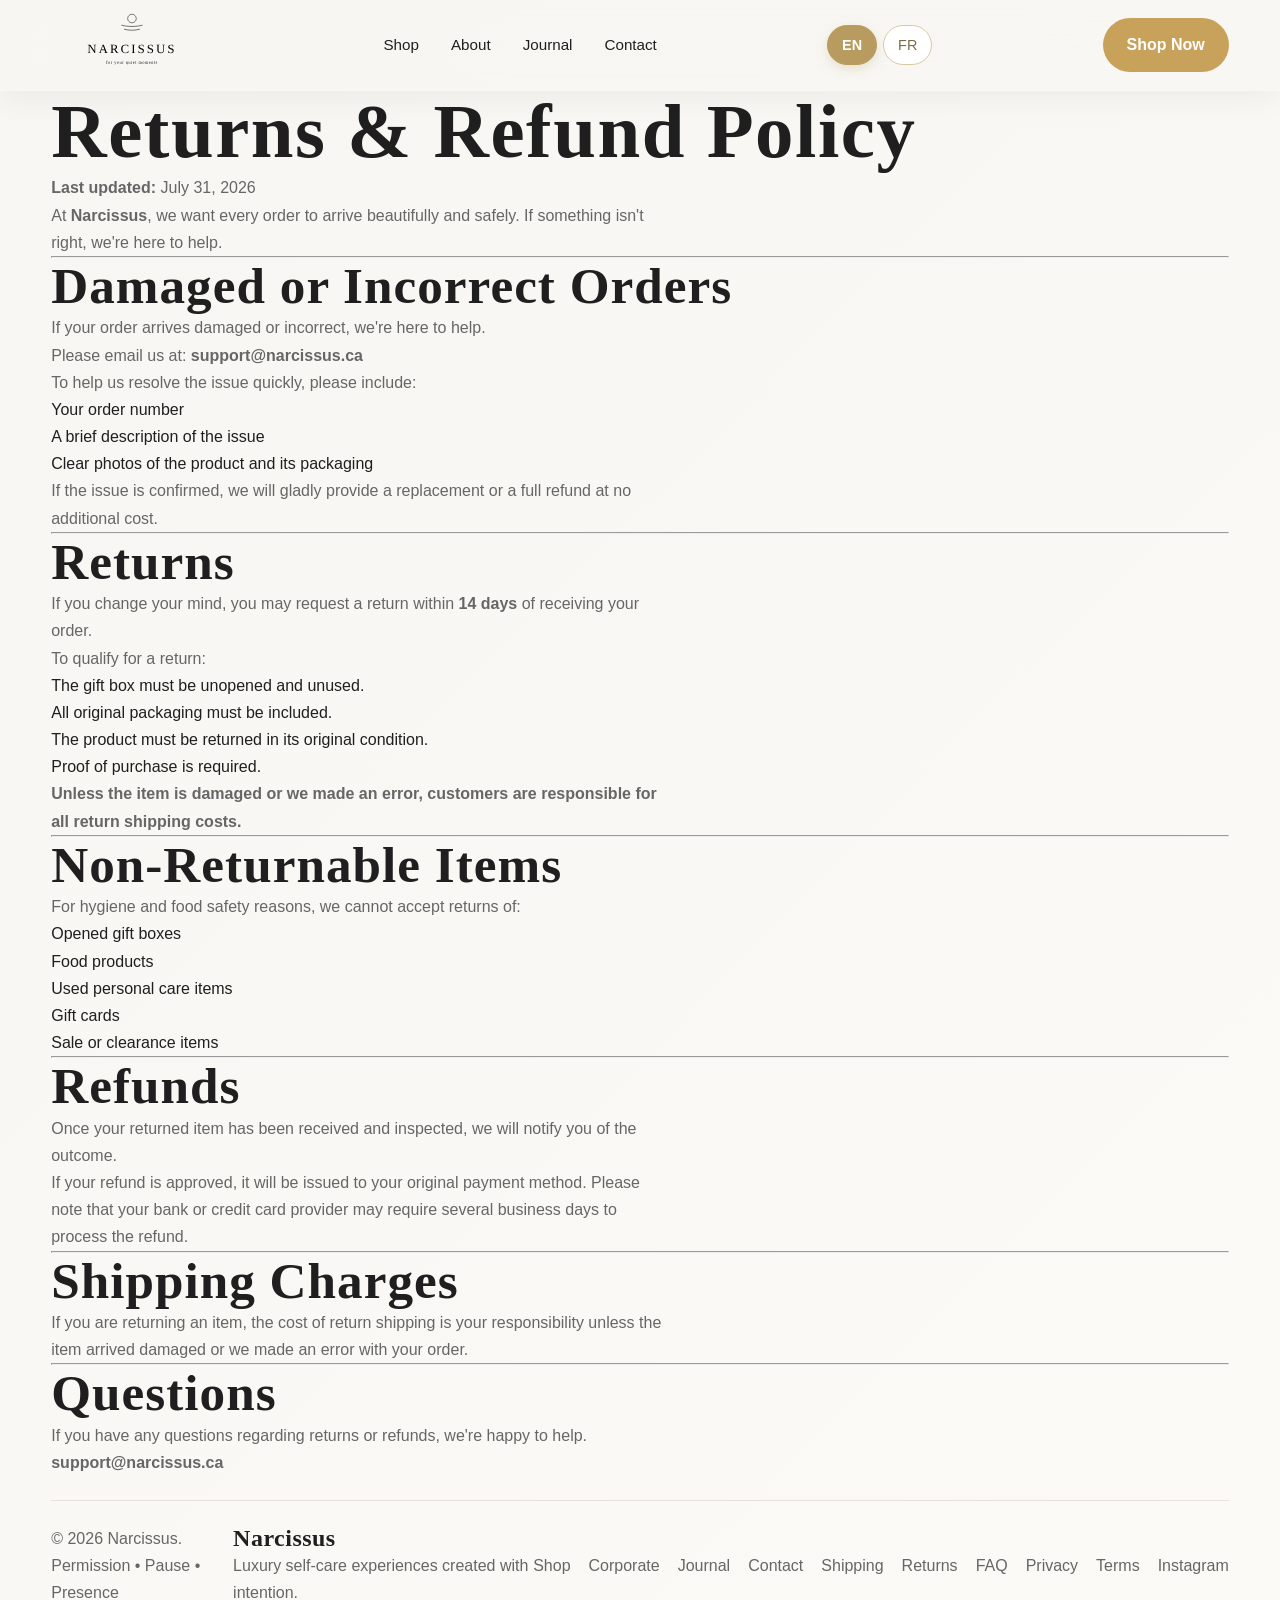
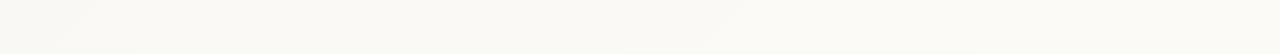
<file: returns.html>
<!DOCTYPE html>


<html lang="en" data-current-lang="en">

<head>

<meta charset="UTF-8">
<meta name="viewport" content="width=device-width, initial-scale=1.0">

<title>Returns & Refund Policy | Narcissus</title>

<meta name="description" content="Read the Narcissus Returns & Refund Policy, including return eligibility, damaged items, refunds, and shipping information.">

<link rel="stylesheet" href="assets/css/style.css">
<script src="assets/js/language.js" defer></script>
<script src="assets/js/app.js" defer></script>

</head>

<body>

<!-- HEADER -->

 <header class="site-header">
        <div class="container header-inner">
        <a href="#top" class="logo" aria-label="Narcissus home">
    <img
    src="assets/images/logo.svg"
    alt="Narcissus"
    loading="eager"
    decoding="async">
</a>

            <nav class="main-nav" aria-label="Primary navigation">
                <a href="index.html#shop"
   data-i18n="nav_shop">Shop</a>
                <a href="index.html#about" data-i18n="nav_about">About</a>
                <a href="index.html#journal" data-i18n="nav_journal">Journal</a>
                <a href="index.html#contact" data-i18n="nav_contact">Contact</a>
       </nav>

       <div class="language-switcher">
    <button id="lang-en" class="lang-btn" data-lang="en">EN</button>

    <button id="lang-fr" class="lang-btn" data-lang="fr">FR</button>
</div>
        

            <button class="menu-toggle" aria-label="Open Menu">
                <span></span>
                <span></span>
                <span></span>
            </button>
            
            <a href="index.html#shop"
   class="header-cta"
   data-i18n="cta_shop">
   Shop Now
</a>

        </div>
    </header>





<main class="legal-page">

<div class="container narrow">


<h1 data-i18n="returns_title">
Returns & Refund Policy
</h1>


<p data-i18n="returns_last_updated">
<strong>Last updated:</strong> July 31, 2026
</p>


<p data-i18n="returns_page_intro">

At <strong>Narcissus</strong>, we want every order to arrive beautifully and safely. If something isn't right, we're here to help.

</p>


<hr>


<h2 data-i18n="returns_damaged_title">
Damaged or Incorrect Orders
</h2>



<p data-i18n="returns_intro">
If your order arrives damaged or incorrect, we're here to help.
</p>



<p>
<span data-i18n="returns_damage_email">
Please email us at:
</span>

<strong>support@narcissus.ca</strong>
</p>



<p data-i18n="returns_damage_include">
To help us resolve the issue quickly, please include:
</p>



<ul>

<li data-i18n="returns_damage_item1">Your order number</li>

<li data-i18n="returns_damage_item2">A brief description of the issue</li>

<li data-i18n="returns_damage_item3">Clear photos of the product and its packaging</li>


</ul>

<p data-i18n="returns_damaged_text">

If the issue is confirmed, we will gladly provide a replacement or a full refund at no additional cost.

</p>

<hr>

<h2 data-i18n="returns_returns_title">
Returns
</h2>

<p data-i18n="returns_returns_text">

If you change your mind, you may request a return within <strong>14 days</strong> of receiving your order.

</p>

<p data-i18n="returns_returns_conditions">

To qualify for a return:

</p>




<ul>

<li data-i18n="returns_condition1">The gift box must be unopened and unused.</li>

<li data-i18n="returns_condition2">All original packaging must be included.</li>

<li data-i18n="returns_condition3">The product must be returned in its original condition.</li>

<li data-i18n="returns_condition4">Proof of purchase is required.</li>

</ul>

<p data-i18n="returns_return_shipping">

<strong>Unless the item is damaged or we made an error, customers are responsible for all return shipping costs.</strong>

</p>

<hr>

<h2 data-i18n="returns_non_returnable_title">
Non-Returnable Items
</h2>

<p data-i18n="returns_non_returnable_text">

For hygiene and food safety reasons, we cannot accept returns of:

</p>

<ul>

<li data-i18n="returns_nonreturn1">Opened gift boxes</li>

<li data-i18n="returns_nonreturn2">Food products</li>

<li data-i18n="returns_nonreturn3">Used personal care items</li>

<li data-i18n="returns_nonreturn4">Gift cards</li>

<li data-i18n="returns_nonreturn5">Sale or clearance items</li>



</ul>

<hr>

<h2 data-i18n="returns_refunds_title">
Refunds
</h2>

<p data-i18n="returns_refunds_text">

Once your returned item has been received and inspected, we will notify you of the outcome.

</p>

<p data-i18n="returns_refunds_text2">

If your refund is approved, it will be issued to your original payment method.

Please note that your bank or credit card provider may require several business days to process the refund.

</p>

<hr>

<h2 data-i18n="returns_shipping_title">
Shipping Charges
</h2>

<p data-i18n="returns_shipping_text">

Original shipping charges are non-refundable unless the return is due to our error or the item arrived damaged.

</p>

<hr>

<h2 data-i18n="returns_questions_title">
Questions
</h2>

<p data-i18n="returns_questions_text">

If you have any questions regarding returns or refunds, we're happy to help.

</p>

<p data-i18n="returns_questions_contact">

<strong>support@narcissus.ca</strong>

</p>

</div>

</main>



<footer class="site-footer">
        <div class="container footer-inner">
      <p>
© <span id="year"></span> Narcissus.<br>
<span data-i18n="footer_tagline">
Permission • Pause • Presence
</span>
</p>
<div class="footer-brand">
    <h3>Narcissus</h3>

    <p data-i18n="footer_text">
        Luxury self-care gift boxes designed to help you slow down,
        reconnect, and return to yourself.
    </p>
</div>
            <div class="footer-links">
                
<a href="index.html#shop" data-i18n="footer_shop">Shop</a>

<a href="corporate.html" data-i18n="footer_corporate">Corporate Gifting</a>

<a href="journal.html" data-i18n="footer_journal">Journal</a>

<a href="contact.html" data-i18n="footer_contact">Contact</a>

<a href="shipping.html" data-i18n="footer_shipping">Shipping</a>

<a href="returns.html" data-i18n="footer_returns">Returns</a>

<a href="faq.html" data-i18n="footer_faq">FAQ</a>

<a href="privacy.html" data-i18n="footer_privacy">Privacy</a>

<a href="terms.html" data-i18n="footer_terms">Terms</a>

<a href="https://www.instagram.com/studionarcissus/"
   target="_blank"
   rel="noopener noreferrer"
   data-i18n="footer_instagram">
    Instagram
</a>

            </div>
        </div>
    </footer>

</body>

</html>
</file>
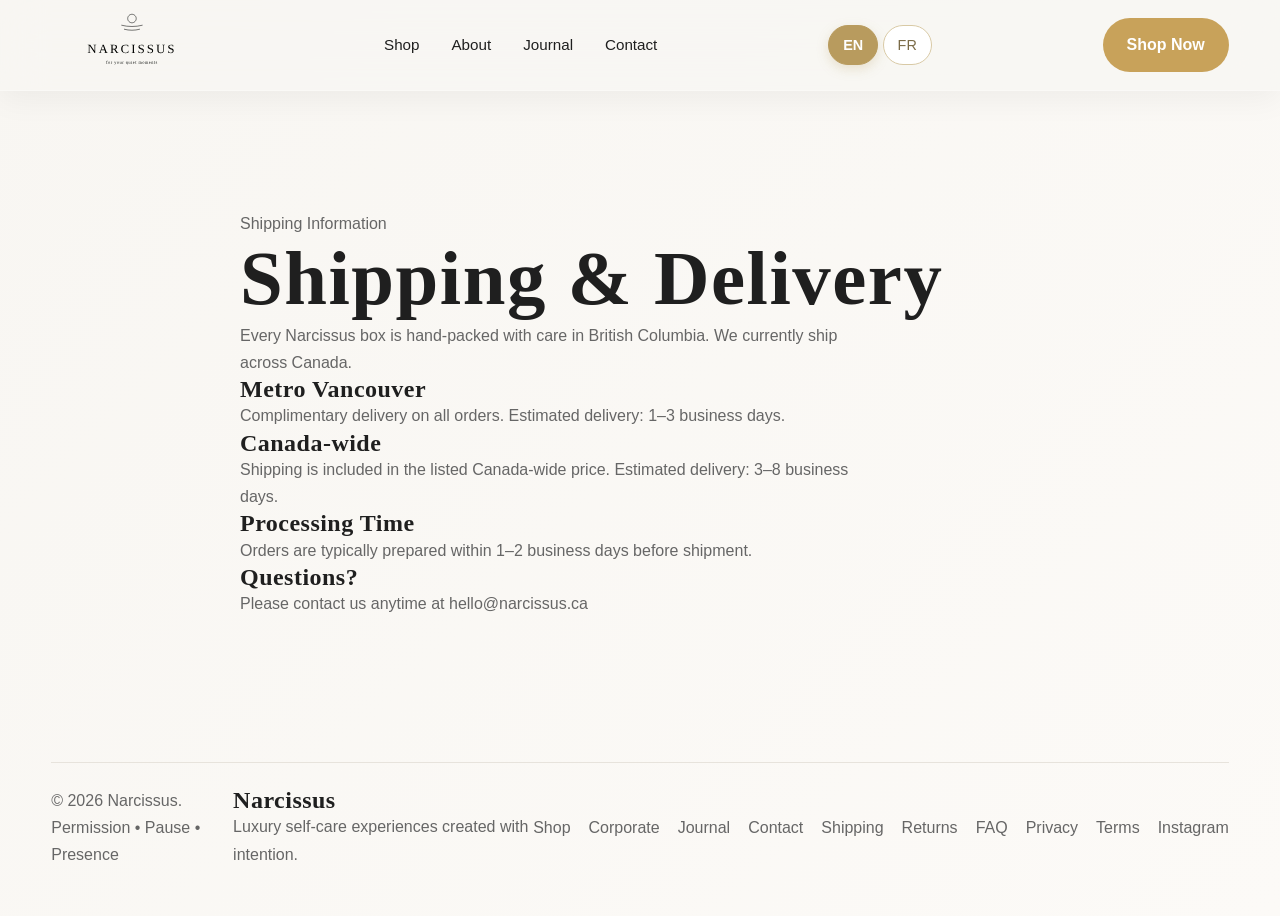
<file: shipping.html>
<!DOCTYPE html>
<html lang="en">

<head>
<meta charset="UTF-8">
<meta name="viewport" content="width=device-width, initial-scale=1.0">

<title>Shipping | Narcissus</title>

<link rel="stylesheet" href="assets/css/style.css">
<link rel="stylesheet" href="assets/css/components.css">
<link rel="stylesheet" href="assets/css/responsive.css">
</head>
<script src="assets/js/language.js"></script>
<body>


    <!-- HEADER -->

 <header class="site-header">
        <div class="container header-inner">
        <a href="#top" class="logo" aria-label="Narcissus home">
    <img
    src="assets/images/logo.svg"
    alt="Narcissus"
    loading="eager"
    decoding="async">
</a>

            <nav class="main-nav" aria-label="Primary navigation">
                <a href="collection.html"
   class="active"
   data-i18n="nav_shop">Shop</a>
                <a href="index.html#about" data-i18n="nav_about">About</a>
                <a href="index.html#journal" data-i18n="nav_journal">Journal</a>
                <a href="index.html#contact" data-i18n="nav_contact">Contact</a>
       </nav>

       <div class="language-switcher">
    <button id="lang-en" class="lang-btn" data-lang="en">EN</button>

    <button id="lang-fr" class="lang-btn" data-lang="fr">FR</button>
</div>
        

            <button class="menu-toggle" aria-label="Open Menu">
                <span></span>
                <span></span>
                <span></span>
            </button>
            
            <a href="collection.html"
            class="header-cta"
            data-i18n="cta_shop">
            Shop Now
            </a>
        </div>
    </header>

<main>
    

<section class="section">

<div class="container" style="max-width:800px;">

<p class="section-label" data-i18n="shipping_label">
Shipping Information
</p>

<h1 data-i18n="shipping_title">
Shipping & Delivery
</h1>

<p data-i18n="shipping_intro">
Every Narcissus box is hand-packed with care in British Columbia.
We currently ship across Canada.
</p>

<h3 data-i18n="shipping_metro_title">
Metro Vancouver
</h3>

<p data-i18n="shipping_metro_text">
Complimentary delivery on all orders.
Estimated delivery: 1–3 business days.
</p>

<h3 data-i18n="shipping_canada_title">
Canada-wide
</h3>

<p data-i18n="shipping_canada_text">
Shipping is included in the listed Canada-wide price.
Estimated delivery: 3–8 business days.
</p>

<h3 data-i18n="shipping_processing_title">
Processing Time
</h3>

<p data-i18n="shipping_processing_text">
Orders are typically prepared within 1–2 business days before shipment.
</p>

<h3 data-i18n="shipping_questions_title">
Questions?
</h3>


<p>
    <span data-i18n="shipping_questions_text">
        Please contact us anytime at
    </span>

    <a href="mailto:hello@narcissus.ca">
        hello@narcissus.ca
    </a>
</p>



</div>

</section>

</main>


<footer class="site-footer">
        <div class="container footer-inner">
      <p data-i18n="footer_copyright">
© <span id="year"></span> Narcissus.<br>
<span data-i18n="footer_tagline">
Permission • Pause • Presence
</span>
</p>
<div class="footer-brand">
    <h3>Narcissus</h3>

    <p data-i18n="footer_text">
        Luxury self-care gift boxes designed to help you slow down,
        reconnect, and return to yourself.
    </p>
</div>
            <div class="footer-links">
       <a href="index.html#shop" data-i18n="footer_shop">Shop</a>

<a href="corporate.html" data-i18n="footer_corporate">Corporate Gifting</a>

<a href="journal.html" data-i18n="footer_journal">Journal</a>

<a href="contact.html" data-i18n="footer_contact">Contact</a>

<a href="shipping.html" data-i18n="footer_shipping">Shipping</a>

<a href="returns.html" data-i18n="footer_returns">Returns</a>

<a href="faq.html" data-i18n="footer_faq">FAQ</a>

<a href="privacy.html" data-i18n="footer_privacy">Privacy</a>

<a href="terms.html" data-i18n="footer_terms">Terms</a>

<a href="https://www.instagram.com/studionarcissus/"
   target="_blank"
   rel="noopener noreferrer"
   data-i18n="footer_instagram">
    Instagram
</a>

            </div>
        </div>
    </footer>



<script src="assets/js/app.js"></script>

</body>

</html>
</file>
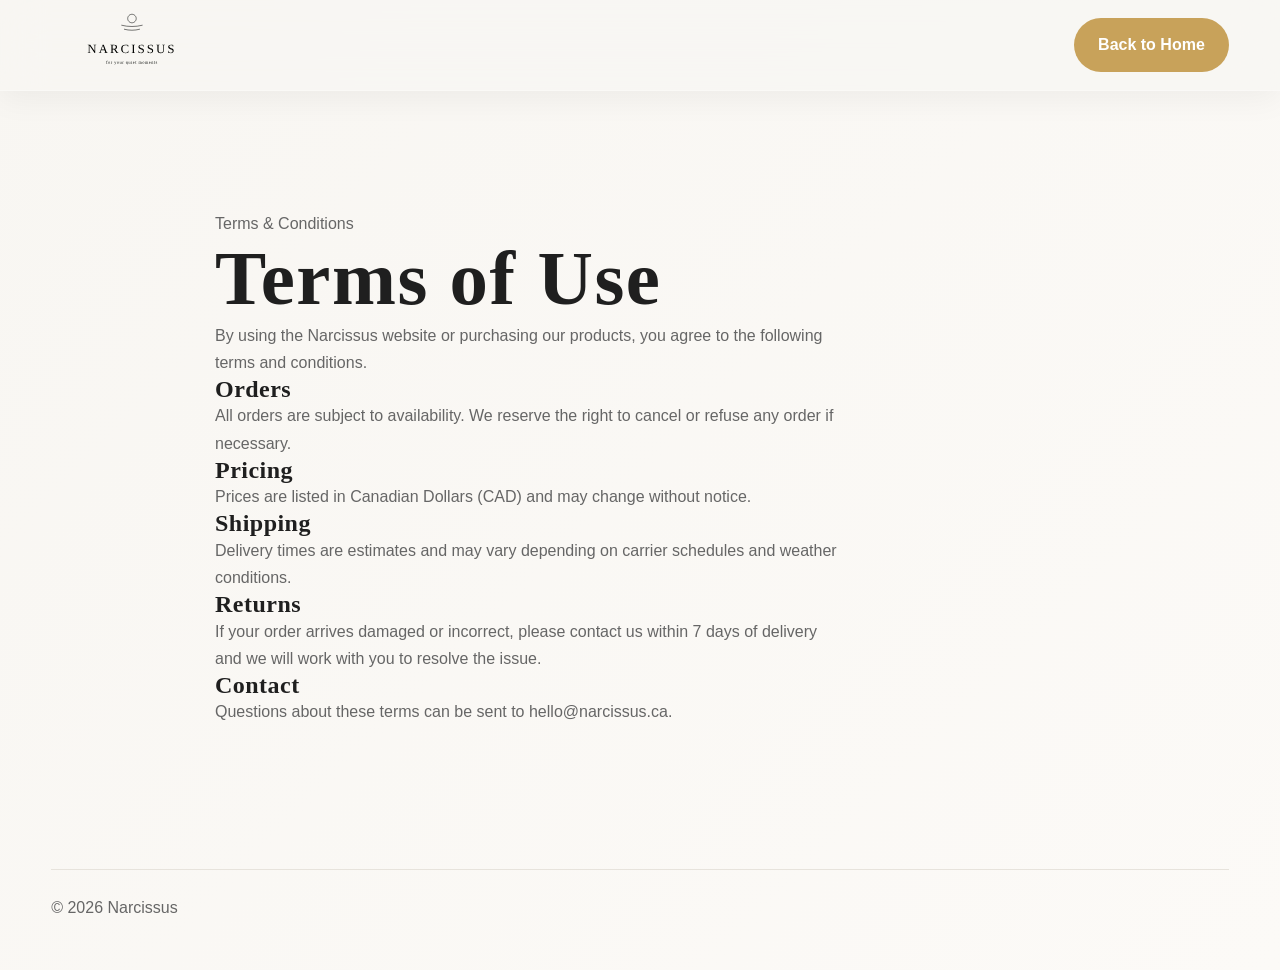
<file: terms.html>
<!DOCTYPE html>
<html lang="en">

<head>

<meta charset="UTF-8">
<meta name="viewport" content="width=device-width, initial-scale=1.0">

<title>Terms & Conditions | Narcissus</title>

<link rel="stylesheet" href="assets/css/style.css">
<link rel="stylesheet" href="assets/css/components.css">
<link rel="stylesheet" href="assets/css/responsive.css">

</head>
<script src="assets/js/language.js"></script>
<body>

<header class="site-header">

<div class="container header-inner">

<a href="index.html" class="logo">
<img src="assets/images/logo.svg" alt="Narcissus">
</a>

<a href="index.html" class="header-cta">
Back to Home
</a>

</div>

</header>

<main>

<section class="section">

<div class="container" style="max-width:850px;">

<p class="section-label">
Terms & Conditions
</p>

<h1>Terms of Use</h1>

<p>
By using the Narcissus website or purchasing our products, you agree to the following terms and conditions.
</p>

<h3>Orders</h3>

<p>
All orders are subject to availability. We reserve the right to cancel or refuse any order if necessary.
</p>

<h3>Pricing</h3>

<p>
Prices are listed in Canadian Dollars (CAD) and may change without notice.
</p>

<h3>Shipping</h3>

<p>
Delivery times are estimates and may vary depending on carrier schedules and weather conditions.
</p>

<h3>Returns</h3>

<p>
If your order arrives damaged or incorrect, please contact us within 7 days of delivery and we will work with you to resolve the issue.
</p>

<h3>Contact</h3>

<p>
Questions about these terms can be sent to
<a href="mailto:hello@narcissus.ca">hello@narcissus.ca</a>.
</p>

</div>

</section>

</main>

<footer class="site-footer">

<div class="container footer-inner">

<p>
© <span id="year"></span> Narcissus
</p>

</div>

</footer>

<script src="assets/js/app.js"></script>

</body>
</html>
</file>
<file: assets/css/style.css>
/* =========================================
   NARCISSUS DESIGN SYSTEM
   Core Styles v2.0
========================================= */

/* ========= RESET ========= */

*,
*::before,
*::after{
    margin:0;
    padding:0;
    box-sizing:border-box;
}

html{
    scroll-behavior:smooth;
    -webkit-text-size-adjust:100%;
}

body{
    min-height:100vh;
}

img,
picture{
    display:block;
    max-width:100%;
}

svg{
    display:block;
}

a{
    color:inherit;
    text-decoration:none;
}

button,
input,
textarea,
select{
    font:inherit;
    color:inherit;
    background:none;
    border:none;
}

ul,
ol{
    list-style:none;
}

/* ========= DESIGN TOKENS ========= */

:root{

    /* Colors */

    --color-background:#f8f6f2;
    --color-surface:#ffffff;

    --color-primary:#C8A25A;
    --color-primary-dark:#B38E4D;

    --color-text:#1f1f1f;
    --color-text-light:#666666;

    --color-border:#E7E3DC;

    /* Typography */

    --font-heading:"Cormorant Garamond",serif;
    --font-body:"Inter",sans-serif;

    /* Layout */

    --container:1200px;

    /* Radius */

    --radius-card:24px;
    --radius-pill:999px;

    /* Shadows */

    --shadow-sm:
        0 10px 28px rgba(0,0,0,.04);

    --shadow-md:
        0 20px 42px rgba(0,0,0,.07);

    --shadow-lg:
        0 32px 72px rgba(0,0,0,.11);

    /* Spacing */

    --space-xs:8px;
    --space-sm:16px;
    --space-md:24px;
    --space-lg:40px;
    --space-xl:72px;
    --space-2xl:120px;

    /* Transition */

    --transition:
        .35s cubic-bezier(.2,.8,.2,1);

}

/* ========= GLOBAL ========= */

body{

    background:
        linear-gradient(
            135deg,
            #f8f6f2 0%,
            #fcfaf7 100%
        );

    color:var(--color-text);

    font-family:var(--font-body);

    font-size:16px;

    line-height:1.7;

    -webkit-font-smoothing:antialiased;

    text-rendering:optimizeLegibility;

    padding-top:90px;

}

.container{

    width:min(92%,var(--container));

    margin-inline:auto;

}

section{

    padding:var(--space-2xl) 0;

}

h1,
h2,
h3,
h4{

    font-family:var(--font-heading);

    font-weight:600;

    line-height:1.1;

    letter-spacing:.02em;

    color:var(--color-text);

}

h1{

    font-size:clamp(3.2rem,6vw,5.8rem);

}

h2{

    font-size:clamp(2.2rem,4vw,3.4rem);

}

h3{

    font-size:1.5rem;

}

p{

    max-width:70ch;

    color:var(--color-text-light);

}

::selection{

    background:rgba(200,162,90,.22);

}

:focus-visible{

    outline:2px solid var(--color-primary);

    outline-offset:4px;

}

/* =========================================
   HEADER
========================================= */

.site-header {
    position: fixed;
    top: 0;
    left: 0;
    width: 100%;
    z-index: 1000;

    background: rgba(248, 246, 242, 0.78);
    backdrop-filter: blur(22px);
    -webkit-backdrop-filter: blur(22px);

    border-bottom: 1px solid rgba(255,255,255,.25);

    box-shadow:
        0 8px 32px rgba(0,0,0,.05);

    transition:
        background .35s ease,
        box-shadow .35s ease,
        height .35s ease;
}

.header-inner {
    height: 90px;
    display: flex;
    align-items: center;
    justify-content: space-between;
}

.logo img {
    height: 81px;
    display: block;
    transition: transform .35s ease;
}

.logo:hover img {
    transform: scale(1.03);
}

.main-nav {
    display: flex;
    gap: 32px;
}

.main-nav a {
    position: relative;
    font-size: 0.95rem;
    transition: 0.3s;
}

.main-nav a::after {
    content: '';
    position: absolute;
    left: 0;
    bottom: -6px;
    width: 0;
    height: 2px;
    background: #c8a25a;
    transition: 0.3s;
}

.main-nav a:hover::after {
    width: 100%;
}

.header-cta{

    padding:13px 24px;

    border-radius:var(--radius-pill);

    background:var(--color-primary);

    color:var(--color-surface);

    font-weight:600;

    transition:var(--transition);

}

.header-cta:hover{

    transform:translateY(-2px);

    box-shadow:var(--shadow-md);

}

/* =========================================
   HERO
========================================= */

.hero{

min-height:calc(100vh - 90px);

padding:35px 0 70px;

}


.hero-grid {
    display: grid;
    grid-template-columns: 1.05fr 0.95fr;
    gap: 64px;
    align-items: center;
}

.hero-content {
    max-width: 620px;
}

.hero-label {
    display: inline-block;
    text-transform: uppercase;
    letter-spacing: 0.28em;
    font-size: 0.82rem;
    color: var(--color-primary);
    margin-bottom: 24px;
}

.hero h1 {
    margin-bottom: 24px;
}

.hero-text{

    max-width:540px;

    font-size:1.1rem;

    line-height:1.9;

    color:var(--color-text-light);

    margin-bottom:30px;

}
.hero-subtext{
    margin-top:12px;
    opacity:.82;
}

.hero-buttons {
    display: flex;
    flex-wrap: wrap;
    gap: 14px;
    margin-bottom: 26px;
}

.hero-highlights {
    display: flex;
    flex-wrap: wrap;
    gap: 12px;
}

.hero-highlights li {
    background: rgba(255, 255, 255, 0.7);
    border: 1px solid var(--color-border);
    border-radius: 999px;
    padding: 10px 14px;
    font-size: 0.92rem;
    color: var(--color-text-light);
}

.hero-visual {
    display: grid;
    grid-template-columns: 1.05fr 0.95fr;
    gap: 18px;
    align-items: end;
}

.image-card{
    position:relative;
    overflow:hidden;
    border-radius:var(--radius-card);
    box-shadow:var(--shadow-md);
    background:var(--color-surface);
}

.image-card img{
    display:block;
    width:100%;
    height:auto;
    object-fit:cover;
}

.image-card-large {
    min-height: 420px;
}

.image-card-small {
    min-height: 320px;
    transform: translateY(24px);
}

/* =========================================
   INTRO / ABOUT / JOURNAL / CTA
========================================= */

.intro-panel,
.about-section,
.journal-section,
.corporate-section,
.cta-section {
    padding-top: 70px;
}

.intro-grid,
.about-grid {
    display: grid;
    grid-template-columns: 1fr 1fr;
    gap: 40px;
    align-items: center;
}

.info-grid {
    display: grid;
    grid-template-columns: repeat(2, minmax(0, 1fr));
    gap: 16px;
}

.info-card,
.product-card,
.journal-card,
.corporate-card,
.cta-card{

    background:rgba(255,255,255,.82);

    border:1px solid var(--color-border);

    border-radius:var(--radius-card);

    box-shadow:var(--shadow-sm);

}

.info-card {
    padding: 24px;
}

.info-card h3 {
    margin-bottom: 8px;
}

.product-grid {
    display: grid;
    grid-template-columns: repeat(2, minmax(0, 1fr));
    gap: 24px;
}

.product-card {
    overflow: hidden;
}

.product-card img {
    width: 100%;
    height: 280px;
    object-fit: cover;
}

.product-card-body {
    padding: 24px;
}

.product-card-body p {
    margin: 10px 0 16px;
}

.price {
    display: inline-block;
    margin-bottom: 16px;
    font-weight: 600;
    color: var(--color-primary-dark);
}

.about-media img{

    border-radius:var(--radius-card);

    min-height:420px;

    object-fit:cover;

}

.stats {
    display: grid;
    grid-template-columns: repeat(3, minmax(0, 1fr));
    gap: 16px;
    margin-top: 28px;
}

.stats div {
    padding: 18px 14px;
    border-radius: 16px;
    background: rgba(255, 255, 255, 0.8);
    border: 1px solid var(--color-border);
}

.stats strong {
    display: block;
    font-size: 1.35rem;
    color: var(--color-primary-dark);
}

.stats span {
    font-size: 0.9rem;
    color: var(--color-text-light);
}

.journal-grid {
    display: grid;
    grid-template-columns: repeat(3, minmax(0, 1fr));
    gap: 24px;
}

.journal-card {
    overflow: hidden;
}

.journal-card img {
    width: 100%;
    height: 220px;
    object-fit: cover;
}

.journal-card-body {
    padding: 20px 22px 24px;
}

.journal-meta {
    font-size: 0.8rem;
    text-transform: uppercase;
    letter-spacing: 0.2em;
    color: var(--color-primary);
    margin-bottom: 8px;
}

.corporate-card {
    padding: 36px;
    display: grid;
    grid-template-columns: 1.2fr 0.8fr;
    gap: 28px;
    align-items: center;
}

.corporate-list {
    display: grid;
    gap: 12px;
}

.corporate-list li {
    padding: 12px 0;
    border-bottom: 1px solid var(--color-border);
    color: var(--color-text-light);
}

.cta-card {
    padding: 40px;
    text-align: center;
}

.cta-card .hero-buttons {
    justify-content: center;
}

.site-footer {
    padding: 24px 0 48px;
}

.footer-inner {
    display: flex;
    justify-content: space-between;
    align-items: center;
    border-top: 1px solid var(--color-border);
    padding-top: 24px;
    color: var(--color-text-light);
}

.footer-links {
    display: flex;
    gap: 18px;
}


.hero-image img{

    width:100%;

    max-width:560px;

    border-radius:28px;

    transition:.45s ease;

    box-shadow:0 40px 80px rgba(0,0,0,.12);

}

.hero-image img:hover{

    transform:translateY(-8px);

    box-shadow:0 55px 110px rgba(0,0,0,.18);

}
/* ========================================
   HERO LUXURY ANIMATION
======================================== */

.hero-visual {
    position: relative;
}

.image-card {
    transition:
        transform .7s ease,
        box-shadow .7s ease;
}

.image-card-large {
    animation: floatLarge 7s ease-in-out infinite;
}

.image-card-small {
    animation: floatSmall 6s ease-in-out infinite;
}

.image-card:hover{

    transform:translateY(-4px) scale(1.01);

    box-shadow:var(--shadow-lg);

}

@keyframes floatLarge {
    0%,100%{
        transform:translateY(0);
    }
    50%{
        transform:translateY(-10px);
    }
}

@keyframes floatSmall {
    0%,100%{
        transform:translateY(0);
    }
    50%{
        transform:translateY(10px);
    }
}
/* ========================================
   SCROLL REVEAL
======================================== */

.reveal{
    opacity:0;
    transform:translateY(50px);
    transition:
        opacity .8s ease,
        transform .8s ease;
    will-change:transform,opacity;
}

.reveal.visible{
    opacity:1;
    transform:translateY(0);
}
/* ===== Hero Intro Animation ===== */

.hero{
    opacity:0;
    transform:translateY(20px);
}

.loaded .hero{
    opacity:1;
    transform:none;
    transition:
        opacity .9s ease,
        transform .9s ease;
}
/* =========================================
   BUTTONS
========================================= */

.button{
    display:inline-flex;
    align-items:center;
    justify-content:center;
    gap:8px;

    padding:16px 34px;

    border-radius:var(--radius-pill);

    font-weight:600;
    font-size:0.95rem;

    cursor:pointer;

    transition:var(--transition);
}

.button-primary{

    background:var(--color-primary);

    color:var(--color-surface);

    border:1px solid var(--color-primary);

}

.button-primary:hover{

    background:var(--color-primary-dark);

    transform:translateY(-2px);

    box-shadow:var(--shadow-md);

}

.button-secondary{

    background:transparent;

    color:var(--color-text);

    border:1px solid var(--color-border);

}

.button-secondary:hover{

    background:var(--color-surface);

    transform:translateY(-2px);

    box-shadow:var(--shadow-sm);

}
/* ==========================
   MOBILE MENU
========================== */

.menu-toggle{
    display:none;
    width:46px;
    height:46px;
    background:none;
    border:none;
    cursor:pointer;
    position:relative;
    z-index:1001;
}

.menu-toggle span{
    display:block;
    width:28px;
    height:2px;
    margin:6px auto;
    background:var(--color-text);
    transition:.35s ease;
}

.menu-toggle.active span:nth-child(1){
    transform:translateY(8px) rotate(45deg);
}

.menu-toggle.active span:nth-child(2){
    opacity:0;
}

.menu-toggle.active span:nth-child(3){
    transform:translateY(-8px) rotate(-45deg);
}

@media (max-width:900px){

    .menu-toggle{
        display:block;
    }

    .header-cta{
        display:none;
    }

    .main-nav{

        position:fixed;

        top:90px;

        left:0;

        right:0;

        background:rgba(248,246,242,.98);

        backdrop-filter:blur(20px);

        flex-direction:column;

        align-items:center;

        gap:28px;

        padding:40px 0;

        transform:translateY(-120%);

        transition:.35s ease;

    }

    .main-nav.active{
    transform:translateY(0);
}

.main-nav a{
    font-size:1.15rem;
    padding:8px 0;
}

}

/* ---------- Trust Bar ---------- */

.trust-bar {
    background: #faf8f4;
    border-top: 1px solid #ece6dc;
    border-bottom: 1px solid #ece6dc;
    padding: 22px 0;
}

.trust-grid {
    display: grid;
    grid-template-columns: repeat(4,1fr);
    gap: 20px;
    text-align: center;
}

.trust-item span {
    display: block;
    font-size: 1.5rem;
    margin-bottom: .6rem;
}

.trust-item p {
    margin: 0;
    font-size: .92rem;
    color: #6b655c;
}

@media (max-width:768px){

.trust-grid{
grid-template-columns:repeat(2,1fr);
}

}
.language-switcher{
display:flex;
align-items:center;
gap:6px;
}

.language-switcher button{

padding:7px 14px;
border:1px solid #d8c9a5;
background:white;
color:#7a6b47;

border-radius:999px;

font-size:.9rem;
font-weight:500;

cursor:pointer;

transition:.25s;
}

.language-switcher button:hover{

background:#f8f4ea;

}

.language-switcher button.active{

background:#b89b5e;
color:white;

font-weight:700;

border-color:#b89b5e;

box-shadow:0 4px 12px rgba(184,155,94,.25);

}
.gallery-item img{

filter:brightness(1.12);

transition:
transform .35s ease,
filter .35s ease;

}

.gallery-item:hover img{

filter:brightness(1.2);

transform:scale(1.02);

}
</file>
<file: assets/css/components.css>
.product-card,
.journal-card,
.info-card,
.corporate-card,
.cta-card {
    transition: transform 0.35s ease, box-shadow 0.35s ease;
}

.product-card:hover,
.journal-card:hover,
.info-card:hover {
    transform: translateY(-4px);
    box-shadow: 0 24px 38px rgba(0, 0, 0, 0.08);
}
.product-badge {
    display: inline-block;
    margin: 0.5rem 0 1rem;
    padding: 5px 12px;
    font-size: 0.72rem;
    letter-spacing: 0.08em;
    text-transform: uppercase;
    border-radius: 999px;
    background: #f5efe6;
    color: #7b6748;
    font-weight: 600;
}

.product-badge.rainbow {
    background: linear-gradient(90deg,
        #ff6b6b,
        #ffd166,
        #6bcf7f,
        #4dabf7,
        #9b5de5);
    color: white;
}
.language-switcher{
    position:relative;
    display:inline-block;
}

.language-button{

    background:transparent;
    border:1px solid rgba(0,0,0,.12);

    border-radius:999px;

    padding:10px 18px;

    cursor:pointer;

    font-family:Inter,sans-serif;

    font-size:14px;

    transition:.25s;
}

.language-button:hover{

    background:#d0a64c;
    color:white;
}

.language-menu{

    position:absolute;

    top:55px;

    right:0;

    width:180px;

    background:white;

    border-radius:18px;

    box-shadow:0 20px 50px rgba(0,0,0,.08);

    overflow:hidden;

    display:none;

    z-index:9999;
}

.language-menu button{

    width:100%;

    border:none;

    background:white;

    padding:15px;

    text-align:left;

    cursor:pointer;

    font-size:15px;

    transition:.2s;
}

.language-menu button:hover{

    background:#f8f6f2;
}
/* ===== Premium FAQ ===== */

.faq-list {
    max-width: 900px;
    margin: 48px auto 0;
}

.faq-list details {
    background: #fffdf9;
    border: 1px solid rgba(196, 161, 93, .18);
    border-radius: 18px;
    margin-bottom: 18px;
    overflow: hidden;
    transition: all .3s ease;
    box-shadow: 0 8px 24px rgba(0,0,0,.04);
}

.faq-list details:hover {
    border-color: rgba(196,161,93,.45);
    box-shadow: 0 14px 34px rgba(0,0,0,.07);
}

.faq-list summary {
    list-style: none;
    cursor: pointer;
    padding: 22px 28px;
    font-size: 1.08rem;
    font-weight: 600;
    display: flex;
    justify-content: space-between;
    align-items: center;
}

.faq-list summary::-webkit-details-marker {
    display: none;
}

.faq-list summary::after {
    content: "+";
    font-size: 1.6rem;
    color: #c4a15d;
    transition: transform .25s ease;
}

.faq-list details[open] summary::after {
    content: "−";
}

.faq-list details p {
    padding: 0 28px 24px;
    margin: 0;
    line-height: 1.8;
    color: #666;
}
</file>
<file: assets/css/responsive.css>
@media (max-width: 980px) {
    .hero-grid,
    .intro-grid,
    .about-grid,
    .corporate-card {
        grid-template-columns: 1fr;
    }

    .product-grid,
    .journal-grid,
    .info-grid {
        grid-template-columns: 1fr;
    }

    .header-inner {
        position: relative;
    }

    .language-switcher {
        display: flex;
        align-items: center;
        gap: 8px;
        margin-left: auto;
    }

    .menu-toggle {
        margin-left: 12px;
    }

    .main-nav {
        display: none;
    }

    .main-nav.active {
        display: flex;
        position: absolute;
        top: 100%;
        left: 0;
        right: 0;
        flex-direction: column;
        align-items: center;
        gap: 22px;
        padding: 28px 20px;
        background: #fbf8f3;
        border-top: 1px solid rgba(0, 0, 0, 0.08);
        z-index: 1000;
    }

    .hero {
        min-height: auto;
        padding: 70px 0;
    }

    .hero-visual {
        grid-template-columns: 1fr 1fr;
    }
}




@media (max-width: 640px) {
    .header-inner {
        height: 76px;
    }

    .logo img {
        height: 36px;
    }

    .hero-buttons,
    .hero-highlights,
    .footer-inner {
        flex-direction: column;
        align-items: flex-start;
    }


    .footer-inner {
    gap: 24px;
}

.footer-links {
    flex-wrap: wrap;
    gap: 12px 18px;
}

.footer-brand {
    width: 100%;
}

.footer-brand p {
    max-width: 100%;
}



    .hero-visual,
    .stats {
        grid-template-columns: 1fr;
    }

    .image-card-small {
        transform: translateY(0);
    }

    section {
        padding: 72px 0;
    }

    .cta-card,
    .corporate-card {
        padding: 24px;
    }
}
</file>
<file: assets/css/me-time-box.css>
/* ======================================================
   NARCISSUS
   ME TIME BOX
====================================================== */

:root{

--cream:#f8f5ef;
--white:#ffffff;
--gold:#b89b5e;
--gold-dark:#9b814a;
--text:#2d2d2d;
--muted:#6d6d6d;
--border:#ebe5da;

--radius:18px;

--shadow:
0 20px 60px rgba(0,0,0,.08);

}

body{

background:var(--cream);

color:var(--text);

}

.product-hero{

min-height:100vh;

display:flex;

align-items:center;

padding:140px 0 100px;

background:linear-gradient(
180deg,
#fbfaf7 0%,
#f5f1ea 100%
);

}

.hero-grid{

display:grid;

grid-template-columns:1fr 1fr;

gap:80px;

align-items:center;

}

.hero-copy h1{

font-family:"Cormorant Garamond",serif;

font-size:72px;

font-weight:600;

line-height:1;

margin-bottom:18px;

}

.hero-copy h2{

font-size:28px;

font-weight:300;

margin-bottom:35px;

color:var(--gold);

}

.hero-text{

font-size:20px;

line-height:1.9;

color:var(--muted);

max-width:560px;

}

.hero-buttons{

display:flex;

gap:20px;

margin-top:45px;

flex-wrap:wrap;

}

.btn-primary{

display:inline-flex;

align-items:center;

justify-content:center;

padding:16px 36px;

background:var(--gold);

color:#fff;

border-radius:999px;

text-decoration:none;

font-weight:600;

transition:.35s;

box-shadow:var(--shadow);

}

.btn-primary:hover{

background:var(--gold-dark);

transform:translateY(-4px);

}

.btn-secondary{

display:inline-flex;

align-items:center;

justify-content:center;

padding:16px 36px;

border:1px solid var(--gold);

border-radius:999px;

color:var(--gold);

text-decoration:none;

transition:.35s;

}

.btn-secondary:hover{

background:var(--gold);

color:#fff;

}

.hero-image img{

width:100%;

border-radius:28px;

box-shadow:

0 30px 90px rgba(0,0,0,.12);

transition:.6s;

}

.hero-image img:hover{

transform:scale(1.03);

}
.story-section{

padding:120px 0;

text-align:center;

background:#fff;

}

.narrow{

max-width:850px;

margin:auto;

}

.story-intro{

font-size:32px;

line-height:1.8;

font-family:"Cormorant Garamond",serif;

}

.story-highlight{

margin-top:40px;

font-size:24px;

color:var(--gold);

font-weight:500;

}
.inside-section{

padding:130px 0;

}

.section-heading{

text-align:center;

margin-bottom:70px;

}

.section-label{

display:block;

letter-spacing:3px;

font-size:13px;

color:var(--gold);

margin-bottom:18px;

text-transform:uppercase;

}

.section-heading h2{

font-size:54px;

font-family:"Cormorant Garamond",serif;

margin-bottom:20px;

}

.section-heading p{

font-size:19px;

color:var(--muted);

max-width:720px;

margin:auto;

}

.inside-grid{

display:grid;

grid-template-columns:

repeat(auto-fit,minmax(280px,1fr));

gap:34px;

}

.inside-card{

background:#fff;

border-radius:22px;

padding:35px;

text-align:center;

box-shadow:var(--shadow);

transition:.45s;

}

.inside-card:hover{

transform:translateY(-12px);

}

.inside-card img{

width:100%;

border-radius:16px;

margin-bottom:24px;

}

.inside-card h3{

font-family:"Cormorant Garamond",serif;

font-size:34px;

margin-bottom:12px;

}

.inside-card p{

line-height:1.9;

color:var(--muted);

}
/* ==========================================
   LIFESTYLE
========================================== */

.lifestyle-section{
padding:140px 0;
background:#ffffff;
}

.lifestyle-grid{
display:grid;
grid-template-columns:1fr 1fr;
gap:80px;
align-items:center;
}

.lifestyle-image img{
width:100%;
border-radius:24px;
box-shadow:0 30px 80px rgba(0,0,0,.12);
transition:.5s;
}

.lifestyle-image img:hover{
transform:scale(1.02);
}

.lifestyle-copy h2{
font-family:"Cormorant Garamond",serif;
font-size:58px;
margin:18px 0 30px;
}

.lifestyle-copy p{
font-size:19px;
line-height:1.9;
color:#666;
margin-bottom:24px;
}


/* ==========================================
   FULL IMAGE
========================================== */

.full-image{
margin:0;
padding:0;
}

.full-image img{
width:100%;
display:block;
height:80vh;
object-fit:cover;
}


/* ==========================================
   SCIENCE
========================================== */

.science-section{
padding:140px 0;
background:#faf8f3;
text-align:center;
}

.science-cards{
display:grid;
grid-template-columns:repeat(3,1fr);
gap:30px;
margin-top:70px;
}

.science-card{
background:#fff;
padding:40px;
border-radius:22px;
box-shadow:0 15px 40px rgba(0,0,0,.07);
transition:.35s;
}

.science-card:hover{
transform:translateY(-10px);
}

.science-card h3{
font-family:"Cormorant Garamond",serif;
font-size:34px;
margin-bottom:15px;
}

.science-card p{
line-height:1.8;
color:#666;
}


/* ==========================================
   QUOTE
========================================== */

.product-quote{
padding:120px 0;
background:#fff;
text-align:center;
}

.product-quote blockquote{
font-size:46px;
font-family:"Cormorant Garamond",serif;
font-style:italic;
max-width:900px;
margin:auto;
color:#444;
}
.hero-trust{

display:flex;

gap:20px;

margin-top:35px;

flex-wrap:wrap;

}

.trust-item{

display:flex;

align-items:center;

gap:12px;

font-size:15px;

color:#777;

}

.trust-item svg{

width:22px;

height:22px;

color:var(--gold);

}
.fade-up{

opacity:0;

transform:translateY(40px);

transition:

opacity .9s ease,

transform .9s ease;

}

.fade-up.show{

opacity:1;

transform:none;

}

/* ==========================================
   CARD HOVER
========================================== */

.inside-card{

overflow:hidden;

}

.inside-card img{

transition:transform .8s ease;

}

.inside-card:hover img{

transform:scale(1.08);

}

.inside-card:hover{

box-shadow:0 40px 100px rgba(0,0,0,.12);

}

/* ======================================================
   RESPONSIVE
====================================================== */

@media (max-width:992px){

.product-hero{
padding:120px 0 80px;
min-height:auto;
}

.hero-grid,
.lifestyle-grid{
grid-template-columns:1fr;
gap:60px;
}

.hero-copy{
text-align:center;
}

.hero-text{
margin:auto;
}

.hero-buttons,
.hero-trust{
justify-content:center;
}

.hero-image{
order:-1;
}

.hero-copy h1{
font-size:58px;
}

.hero-copy h2{
font-size:24px;
}

.section-heading h2,
.lifestyle-copy h2{
font-size:46px;
}

.science-cards{
grid-template-columns:1fr;
}

.gift-grid{
grid-template-columns:repeat(2,1fr);
}

}

@media (max-width:768px){

.product-hero,
.story-section,
.inside-section,
.lifestyle-section,
.science-section,
.product-quote{
padding:80px 0;
}

.hero-copy h1{
font-size:46px;
}

.hero-copy h2{
font-size:22px;
}

.hero-text{
font-size:18px;
}

.story-intro{
font-size:28px;
}

.section-heading h2,
.lifestyle-copy h2{
font-size:38px;
}

.product-quote blockquote{
font-size:34px;
line-height:1.3;
}

.hero-buttons{
flex-direction:column;
}

.hero-buttons a{
width:100%;
}

.hero-trust{
flex-direction:column;
align-items:center;
gap:18px;
}

.inside-grid,
.gift-grid{
grid-template-columns:1fr;
}

.related-card img{
width:100%;
}

}

@media (max-width:480px){

.hero-copy h1{
font-size:38px;
}

.hero-copy h2{
font-size:20px;
}

.section-heading h2,
.lifestyle-copy h2{
font-size:32px;
}

.story-intro{
font-size:24px;
}

.product-quote blockquote{
font-size:28px;
}

.btn-primary,
.btn-secondary{
padding:15px 24px;
font-size:15px;
}

}

/* ==========================================
   GIFT SECTION
========================================== */

.gift-section{
padding:140px 0;
background:#faf8f3;
}

.gift-grid{
display:grid;
grid-template-columns:repeat(3,1fr);
gap:30px;
margin-top:70px;
}

.gift-card{
background:#fff;
padding:40px 32px;
border-radius:22px;
text-align:center;
box-shadow:0 15px 40px rgba(0,0,0,.07);
transition:.35s;
}

.gift-card:hover{
transform:translateY(-10px);
box-shadow:0 30px 70px rgba(0,0,0,.10);
}

.gift-icon{
font-size:34px;
margin-bottom:18px;
}

.gift-card h3{
font-family:"Cormorant Garamond",serif;
font-size:34px;
margin-bottom:14px;
}

.gift-card p{
font-size:17px;
line-height:1.8;
color:#666;
}

@media(max-width:992px){

.gift-grid{
grid-template-columns:repeat(2,1fr);
}

}

@media(max-width:768px){

.gift-grid{
grid-template-columns:1fr;
}

}

/* ==========================================
   GIFT SECTION
========================================== */

.gift-section{
padding:140px 0;
background:#faf8f3;
}

.gift-grid{

display:grid;

grid-template-columns:repeat(3,1fr);

gap:34px;

margin-top:70px;

}

.gift-card{

background:#fff;

padding:48px 40px;

border-radius:22px;

text-align:center;

box-shadow:0 20px 60px rgba(0,0,0,.07);

transition:.45s;

}

.gift-card:hover{

transform:translateY(-12px);

box-shadow:0 35px 90px rgba(0,0,0,.12);

}

.gift-icon{

font-size:44px;

margin-bottom:24px;

}

.gift-card h3{

font-family:"Cormorant Garamond",serif;

font-size:34px;

margin-bottom:14px;

font-weight:600;

}

.gift-card p{

font-size:18px;

line-height:1.8;

color:#666;

}
</file>
<file: assets/css/rainbow-me-time-box.css>
/* ======================================================
   NARCISSUS
   ME TIME BOX
====================================================== */

:root{

--cream:#f8f5ef;
--white:#ffffff;
--gold:#b89b5e;
--gold-dark:#9b814a;
--text:#2d2d2d;
--muted:#6d6d6d;
--border:#ebe5da;

--radius:18px;

--shadow:
0 20px 60px rgba(0,0,0,.08);

}

body{

background:var(--cream);

color:var(--text);

}

.product-hero{
background:
radial-gradient(circle at top right,
rgba(255,105,180,.08),
transparent 35%),

radial-gradient(circle at bottom left,
rgba(100,149,237,.08),
transparent 40%),

#faf7f2;
}

.hero-grid{

display:grid;

grid-template-columns:1fr 1fr;

gap:80px;

align-items:center;

}

.hero-copy h1{

font-family:"Cormorant Garamond",serif;

font-size:72px;

font-weight:600;

line-height:1;

margin-bottom:18px;

}

.hero-copy h2{

font-size:28px;

font-weight:300;

margin-bottom:35px;

color:var(--gold);

}

.hero-text{

font-size:20px;

line-height:1.9;

color:var(--muted);

max-width:560px;

}

.hero-buttons{

display:flex;

gap:20px;

margin-top:45px;

flex-wrap:wrap;

}

.btn-primary{

display:inline-flex;

align-items:center;

justify-content:center;

padding:16px 36px;

background:var(--gold);

color:#fff;

border-radius:999px;

text-decoration:none;

font-weight:600;

transition:.35s;

box-shadow:var(--shadow);

}

.btn-primary:hover{

background:var(--gold-dark);

transform:translateY(-4px);

}

.btn-secondary{

display:inline-flex;

align-items:center;

justify-content:center;

padding:16px 36px;

border:1px solid var(--gold);

border-radius:999px;

color:var(--gold);

text-decoration:none;

transition:.35s;

}

.btn-secondary:hover{

background:var(--gold);

color:#fff;

}

.hero-image img{

width:100%;

transition:.45s ease;

border-radius:28px;

box-shadow:

0 30px 90px rgba(0,0,0,.12);

transition:.6s;

}

.hero-image img:hover{

transform:scale(1.02);

box-shadow:
0 25px 60px rgba(0,0,0,.18);

}
.story-section{

padding:120px 0;

text-align:center;

background:#fff;

}

.narrow{

max-width:850px;

margin:auto;

}

.story-intro{

font-size:32px;

line-height:1.8;

font-family:"Cormorant Garamond",serif;

}

.story-highlight{

border-left:4px solid #C9A227;

padding-left:24px;

font-size:1.45rem;

font-style:italic;

max-width:650px;

margin:auto;

}
.inside-section{

padding:130px 0;

}

.section-heading{

text-align:center;

margin-bottom:70px;

}

.section-label{

display:block;

letter-spacing:3px;

font-size:13px;

color:var(--gold);

margin-bottom:18px;

text-transform:uppercase;

}

.section-heading h2{

font-size:54px;

font-family:"Cormorant Garamond",serif;

margin-bottom:20px;

}

.section-heading p{

font-size:19px;

color:var(--muted);

max-width:720px;

margin:auto;

}

.inside-grid{

display:grid;

grid-template-columns:

repeat(auto-fit,minmax(280px,1fr));

gap:34px;

}

.inside-card{

background:#fff;

border-radius:22px;

padding:35px;

text-align:center;

box-shadow:var(--shadow);

transition:.45s;

}

.inside-card:hover{

transform:translateY(-12px);

box-shadow:
0 20px 45px rgba(40,40,40,.12),
0 0 25px rgba(155,89,182,.10);

}

.inside-card img{

width:100%;

border-radius:16px;

margin-bottom:24px;

}

.inside-card h3{

font-family:"Cormorant Garamond",serif;

font-size:34px;

margin-bottom:12px;

}

.inside-card p{

line-height:1.9;

color:var(--muted);

}
/* ==========================================
   LIFESTYLE
========================================== */

.lifestyle-section{
padding:140px 0;
background:#ffffff;
}

.lifestyle-grid{
display:grid;
grid-template-columns:1fr 1fr;
gap:80px;
align-items:center;
}

.lifestyle-image img{
width:100%;
border-radius:24px;
box-shadow:0 30px 80px rgba(0,0,0,.12);
transition:.5s;
}

.lifestyle-image img:hover{
transform:scale(1.02);
}

.lifestyle-copy h2{
font-family:"Cormorant Garamond",serif;
font-size:58px;
margin:18px 0 30px;
}

.lifestyle-copy p{
font-size:19px;
line-height:1.9;
color:#666;
margin-bottom:24px;
}


/* ==========================================
   FULL IMAGE
========================================== */

.full-image{
margin:0;
padding:0;
}

.full-image img{
width:100%;
display:block;
height:80vh;
object-fit:cover;
}


/* ==========================================
   SCIENCE
========================================== */

.science-section{
padding:140px 0;
background:#faf8f3;
text-align:center;
}

.science-cards{
display:grid;
grid-template-columns:repeat(3,1fr);
gap:30px;
margin-top:70px;
}

.science-card{
background:#fff;
padding:40px;
border-radius:22px;
box-shadow:0 15px 40px rgba(0,0,0,.07);
transition:.35s;
}

.science-card:hover{
transform:translateY(-10px);
}

.science-card h3{
font-family:"Cormorant Garamond",serif;
font-size:34px;
margin-bottom:15px;
}

.science-card p{
line-height:1.8;
color:#666;
}


/* ==========================================
   QUOTE
========================================== */

.product-quote{
padding:120px 0;
background:#fff;
text-align:center;
}

.product-quote blockquote{
font-size:46px;
font-family:"Cormorant Garamond",serif;
font-style:italic;
max-width:900px;
margin:auto;
color:#444;
}
.hero-trust{

display:flex;

gap:20px;

margin-top:35px;

flex-wrap:wrap;

}

.trust-item{

display:flex;

align-items:center;

gap:12px;

font-size:15px;

color:#777;

}

.trust-item svg{

width:22px;

height:22px;

color:var(--gold);

}
.fade-up{

opacity:0;

transform:translateY(40px);

transition:

opacity .9s ease,

transform .9s ease;

}

.fade-up.show{

opacity:1;

transform:none;

}

/* ==========================================
   CARD HOVER
========================================== */

.inside-card{

overflow:hidden;

}

.inside-card img{

transition:transform .8s ease;

}

.inside-card:hover img{

transform:scale(1.08);

}

.inside-card:hover{

box-shadow:0 40px 100px rgba(0,0,0,.12);

}

/* ======================================================
   RESPONSIVE
====================================================== */

@media (max-width:992px){

.product-hero{
padding:120px 0 80px;
min-height:auto;
}

.hero-grid,
.lifestyle-grid{
grid-template-columns:1fr;
gap:60px;
}

.hero-copy{
text-align:center;
}

.hero-text{
margin:auto;
}

.hero-buttons,
.hero-trust{
justify-content:center;
}

.hero-image{
order:-1;
}

.hero-copy h1{
font-size:58px;
}

.hero-copy h2{
font-size:24px;
}

.section-heading h2,
.lifestyle-copy h2{
font-size:46px;
}

.science-cards{
grid-template-columns:1fr;
}

.gift-grid{
grid-template-columns:repeat(2,1fr);
}

}

@media (max-width:768px){

.product-hero,
.story-section,
.inside-section,
.lifestyle-section,
.science-section,
.product-quote{
padding:80px 0;
}

.hero-copy h1{
font-size:46px;
}

.hero-copy h2{
font-size:22px;
}

.hero-text{
font-size:18px;
}

.story-intro{
font-size:28px;
}

.section-heading h2,
.lifestyle-copy h2{
font-size:38px;
}

.product-quote blockquote{
font-size:34px;
line-height:1.3;
}

.hero-buttons{
flex-direction:column;
}

.hero-buttons a{
width:100%;
}

.hero-trust{
flex-direction:column;
align-items:center;
gap:18px;
}

.inside-grid,
.gift-grid{
grid-template-columns:1fr;
}

.related-card img{
width:100%;
}

}

@media (max-width:480px){

.hero-copy h1{
font-size:38px;
}

.hero-copy h2{
font-size:20px;
}

.section-heading h2,
.lifestyle-copy h2{
font-size:32px;
}

.story-intro{
font-size:24px;
}

.product-quote blockquote{
font-size:28px;
}

.btn-primary,
.btn-secondary{
padding:15px 24px;
font-size:15px;
}

}

/* ==========================================
   GIFT SECTION
========================================== */

.gift-section{
padding:140px 0;
background:#faf8f3;
}

.gift-grid{
display:grid;
grid-template-columns:repeat(3,1fr);
gap:30px;
margin-top:70px;
}

.gift-card{
background:#fff;
padding:40px 32px;
border-radius:22px;
text-align:center;
box-shadow:0 15px 40px rgba(0,0,0,.07);
transition:.35s;
}

.gift-card:hover{
transform:translateY(-10px);
box-shadow:0 30px 70px rgba(0,0,0,.10);
}

.gift-icon{
font-size:34px;
margin-bottom:18px;
}

.gift-card h3{
font-family:"Cormorant Garamond",serif;
font-size:34px;
margin-bottom:14px;
}

.gift-card p{
font-size:17px;
line-height:1.8;
color:#666;
}

@media(max-width:992px){

.gift-grid{
grid-template-columns:repeat(2,1fr);
}

}

@media(max-width:768px){

.gift-grid{
grid-template-columns:1fr;
}

}

/* ==========================================
   GIFT SECTION
========================================== */

.gift-section{
padding:140px 0;
background:#faf8f3;
}

.gift-grid{

display:grid;

grid-template-columns:repeat(3,1fr);

gap:34px;

margin-top:70px;

}

.gift-card{

background:#fff;

padding:48px 40px;

border-radius:22px;

text-align:center;

box-shadow:0 20px 60px rgba(0,0,0,.07);

transition:.45s;

}

.gift-card:hover{

transform:translateY(-12px);

box-shadow:0 35px 90px rgba(0,0,0,.12);

}

.gift-icon{

font-size:44px;

margin-bottom:24px;

}

.gift-card h3{

font-family:"Cormorant Garamond",serif;

font-size:34px;

margin-bottom:14px;

font-weight:600;

}

.gift-card p{

font-size:18px;

line-height:1.8;

color:#666;

}
</file>
